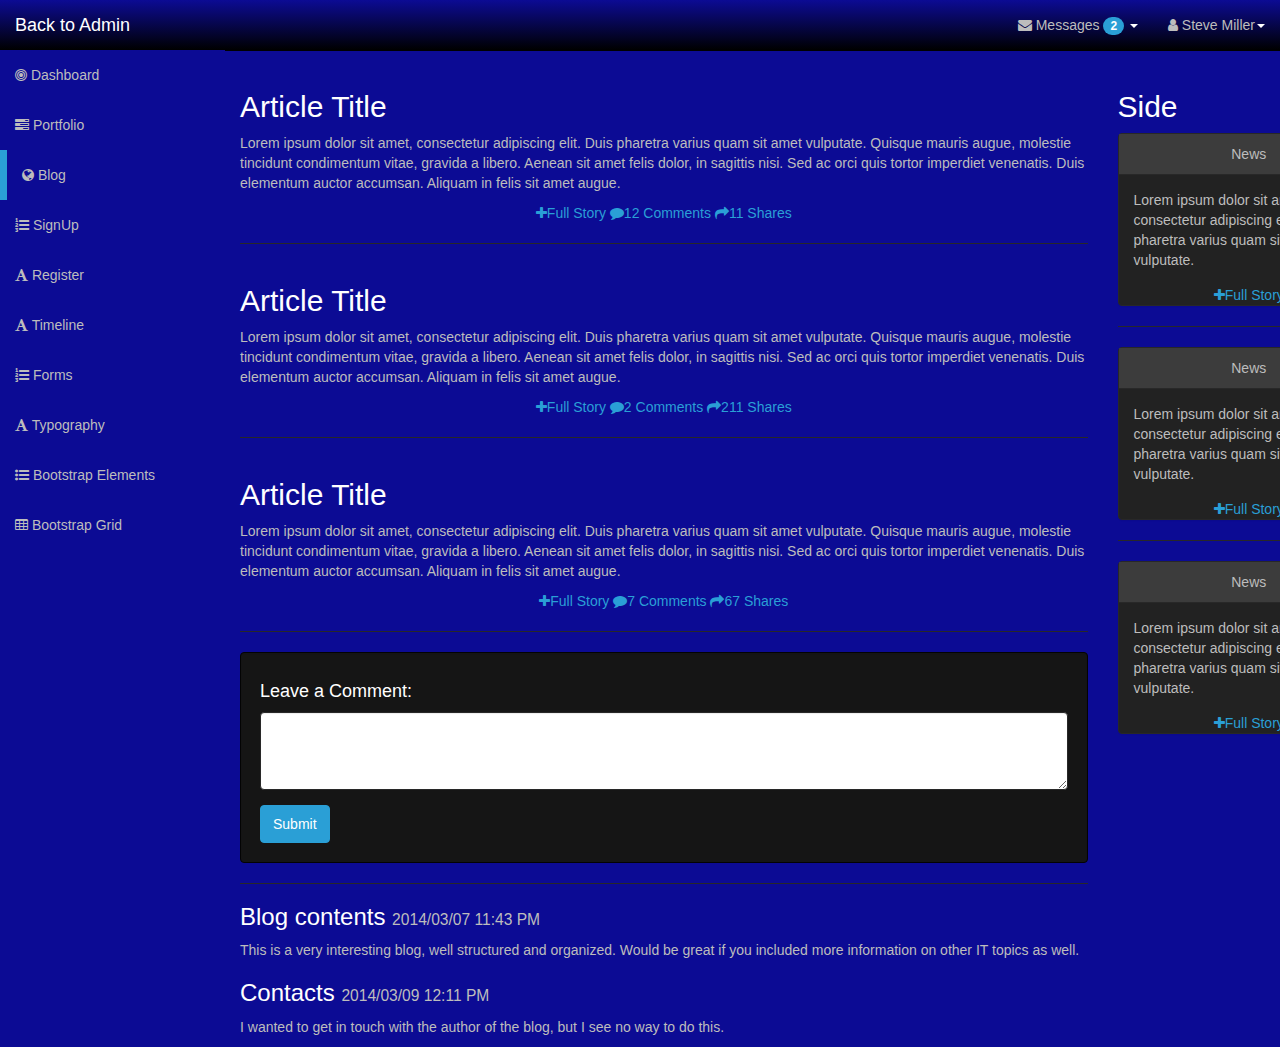
<file: blog.html>
<!DOCTYPE html>
<html lang="en">
<head>
    <meta charset="utf-8">
    <meta name="viewport" content="width=device-width, initial-scale=1.0">
    <title>Blog - Dark Admin</title>

    <link rel="stylesheet" type="text/css" href="bootstrap/css/bootstrap.min.css" />
    <link rel="stylesheet" type="text/css" href="font-awesome/css/font-awesome.min.css" />
    <link rel="stylesheet" type="text/css" href="css/local.css" />

    <script type="text/javascript" src="js/jquery-1.10.2.min.js"></script>
    <script type="text/javascript" src="bootstrap/js/bootstrap.min.js"></script>   
</head>
<body>

    <div id="wrapper">
        <nav class="navbar navbar-inverse navbar-fixed-top" role="navigation">
            <div class="navbar-header">
                <button type="button" class="navbar-toggle" data-toggle="collapse" data-target=".navbar-ex1-collapse">
                    <span class="sr-only">Toggle navigation</span>
                    <span class="icon-bar"></span>
                    <span class="icon-bar"></span>
                    <span class="icon-bar"></span>
                </button>
                <a class="navbar-brand" href="index.html">Back to Admin</a>
            </div>
            <div class="collapse navbar-collapse navbar-ex1-collapse">
                <ul class="nav navbar-nav side-nav">
                    <li><a href="index.html"><i class="fa fa-bullseye"></i> Dashboard</a></li>
                    <li><a href="portfolio.html"><i class="fa fa-tasks"></i> Portfolio</a></li>
                    <li class="selected"><a href="blog.html"><i class="fa fa-globe"></i> Blog</a></li>
                    <li><a href="signup.html"><i class="fa fa-list-ol"></i> SignUp</a></li>
                    <li><a href="register.html"><i class="fa fa-font"></i> Register</a></li>
                    <li><a href="timeline.html"><i class="fa fa-font"></i> Timeline</a></li>
                    <li><a href="forms.html"><i class="fa fa-list-ol"></i> Forms</a></li>
                    <li><a href="typography.html"><i class="fa fa-font"></i> Typography</a></li>
                    <li><a href="bootstrap-elements.html"><i class="fa fa-list-ul"></i> Bootstrap Elements</a></li>
                    <li><a href="bootstrap-grid.html"><i class="fa fa-table"></i > Bootstrap Grid</a></li>            
                </ul>
                <ul class="nav navbar-nav navbar-right navbar-user">
                    <li class="dropdown messages-dropdown">
                        <a href="#" class="dropdown-toggle" data-toggle="dropdown"><i class="fa fa-envelope"></i> Messages <span class="badge">2</span> <b class="caret"></b></a>
                        <ul class="dropdown-menu">
                            <li class="dropdown-header">2 New Messages</li>
                            <li class="message-preview">
                                <a href="#">
                                    <span class="avatar"><i class="fa fa-bell"></i></span>
                                    <span class="message">Security alert</span>
                                </a>
                            </li>
                            <li class="divider"></li>
                            <li class="message-preview">
                                <a href="#">
                                    <span class="avatar"><i class="fa fa-bell"></i></span>
                                    <span class="message">Security alert</span>
                                </a>
                            </li>
                            <li class="divider"></li>
                            <li><a href="#">Go to Inbox <span class="badge">2</span></a></li>
                        </ul>
                    </li>
                    <li class="dropdown user-dropdown">
                        <a href="#" class="dropdown-toggle" data-toggle="dropdown"><i class="fa fa-user"></i> Steve Miller<b class="caret"></b></a>
                        <ul class="dropdown-menu">
                            <li><a href="#"><i class="fa fa-user"></i> Profile</a></li>
                            <li><a href="#"><i class="fa fa-gear"></i> Settings</a></li>
                            <li class="divider"></li>
                            <li><a href="#"><i class="fa fa-power-off"></i> Log Out</a></li>
                        </ul>
                    </li>
                </ul>
            </div>
        </nav>

       <div class="container">
            <div class="row">
               
                <div class="col-sm-9">
                    <div class="row">
                        <div class="col-xs-12">
                            <h2>Article Title</h2>
                            <p>
                                Lorem ipsum dolor sit amet, consectetur adipiscing elit. Duis pharetra varius quam sit amet vulputate. 
                    Quisque mauris augue, molestie tincidunt condimentum vitae, gravida a libero. Aenean sit amet felis 
                    dolor, in sagittis nisi. Sed ac orci quis tortor imperdiet venenatis. Duis elementum auctor accumsan. 
                    Aliquam in felis sit amet augue.
                            </p>
                            <div class="text-center">
                                <a href="#"><i class="fa fa-plus"></i>Full Story</a>
                                <a href="#"><i class="fa fa-comment"></i>12 Comments</a>
                                <a href="#"><i class="fa fa-share"></i>11 Shares</a>
                            </div>
                        </div>
                    </div>
                    <hr />
                    <div class="row">
                        <div class="col-xs-12">
                            <h2>Article Title</h2>
                            <p>
                                Lorem ipsum dolor sit amet, consectetur adipiscing elit. Duis pharetra varius quam sit amet vulputate. 
                    Quisque mauris augue, molestie tincidunt condimentum vitae, gravida a libero. Aenean sit amet felis 
                    dolor, in sagittis nisi. Sed ac orci quis tortor imperdiet venenatis. Duis elementum auctor accumsan. 
                    Aliquam in felis sit amet augue.
                            </p>
                            <div class="text-center">
                                <a href="#"><i class="fa fa-plus"></i>Full Story</a>
                                <a href="#"><i class="fa fa-comment"></i>2 Comments</a>
                                <a href="#"><i class="fa fa-share"></i>211 Shares</a>
                            </div>
                        </div>
                    </div>
                    <hr />
                    <div class="row">
                        <div class="col-xs-12">
                            <h2>Article Title</h2>
                            <p>
                                Lorem ipsum dolor sit amet, consectetur adipiscing elit. Duis pharetra varius quam sit amet vulputate. 
                    Quisque mauris augue, molestie tincidunt condimentum vitae, gravida a libero. Aenean sit amet felis 
                    dolor, in sagittis nisi. Sed ac orci quis tortor imperdiet venenatis. Duis elementum auctor accumsan. 
                    Aliquam in felis sit amet augue.
                            </p>
                            <div class="text-center">
                                <a href="#"><i class="fa fa-plus"></i>Full Story</a>
                                <a href="#"><i class="fa fa-comment"></i>7 Comments</a>
                                <a href="#"><i class="fa fa-share"></i>67 Shares</a>
                            </div>
                        </div>
                    </div>
                    <hr />

                    <!-- the comment box -->
                    <div class="well">
                        <h4>Leave a Comment:</h4>
                        <form role="form">
                            <div class="form-group">
                                <textarea class="form-control" rows="3"></textarea>
                            </div>
                            <button type="submit" class="btn btn-primary">Submit</button>
                        </form>
                    </div>

                    <hr>

                    <!-- the comments -->
                    <h3>Blog contents
                    <small>2014/03/07 11:43 PM</small>
                    </h3>
                    <p>This is a very interesting blog, well structured and organized. Would be great if you included more information on other IT topics as well.</p>

                    <h3>Contacts
                    <small>2014/03/09 12:11 PM</small>
                    </h3>
                    <p>I wanted to get in touch with the author of the blog, but I see no way to do this.</p>

                </div>
                 <div class="col-sm-3">
                    <div class="row">
                        <div class="col-xs-12">
                            <h2>Side</h2>
                            <div class="panel panel-default">
                                <div class="panel-heading">News</div>
                                <div class="panel-body">
                                    Lorem ipsum dolor sit amet, consectetur adipiscing elit. Duis pharetra varius quam sit amet vulputate. 
                                </div>
                                <div class="text-center">
                                    <a href="#"><i class="fa fa-plus"></i>Full Story</a>
                                </div>
                            </div>
                            <hr />
                            <div class="panel panel-default">
                                <div class="panel-heading">News</div>
                                <div class="panel-body">
                                    Lorem ipsum dolor sit amet, consectetur adipiscing elit. Duis pharetra varius quam sit amet vulputate.
                                </div>
                                <div class="text-center">
                                    <a href="#"><i class="fa fa-plus"></i>Full Story</a>
                                </div>
                            </div>
                            <hr />
                            <div class="panel panel-default">
                                <div class="panel-heading">News</div>
                                <div class="panel-body">
                                    Lorem ipsum dolor sit amet, consectetur adipiscing elit. Duis pharetra varius quam sit amet vulputate. 
                                </div>
                                <div class="text-center">
                                    <a href="#"><i class="fa fa-plus"></i>Full Story</a>
                                </div>
                            </div>
                        </div>
                    </div>
                </div>
            </div>
        </div>
    </div>

</body>
</html>
</file>
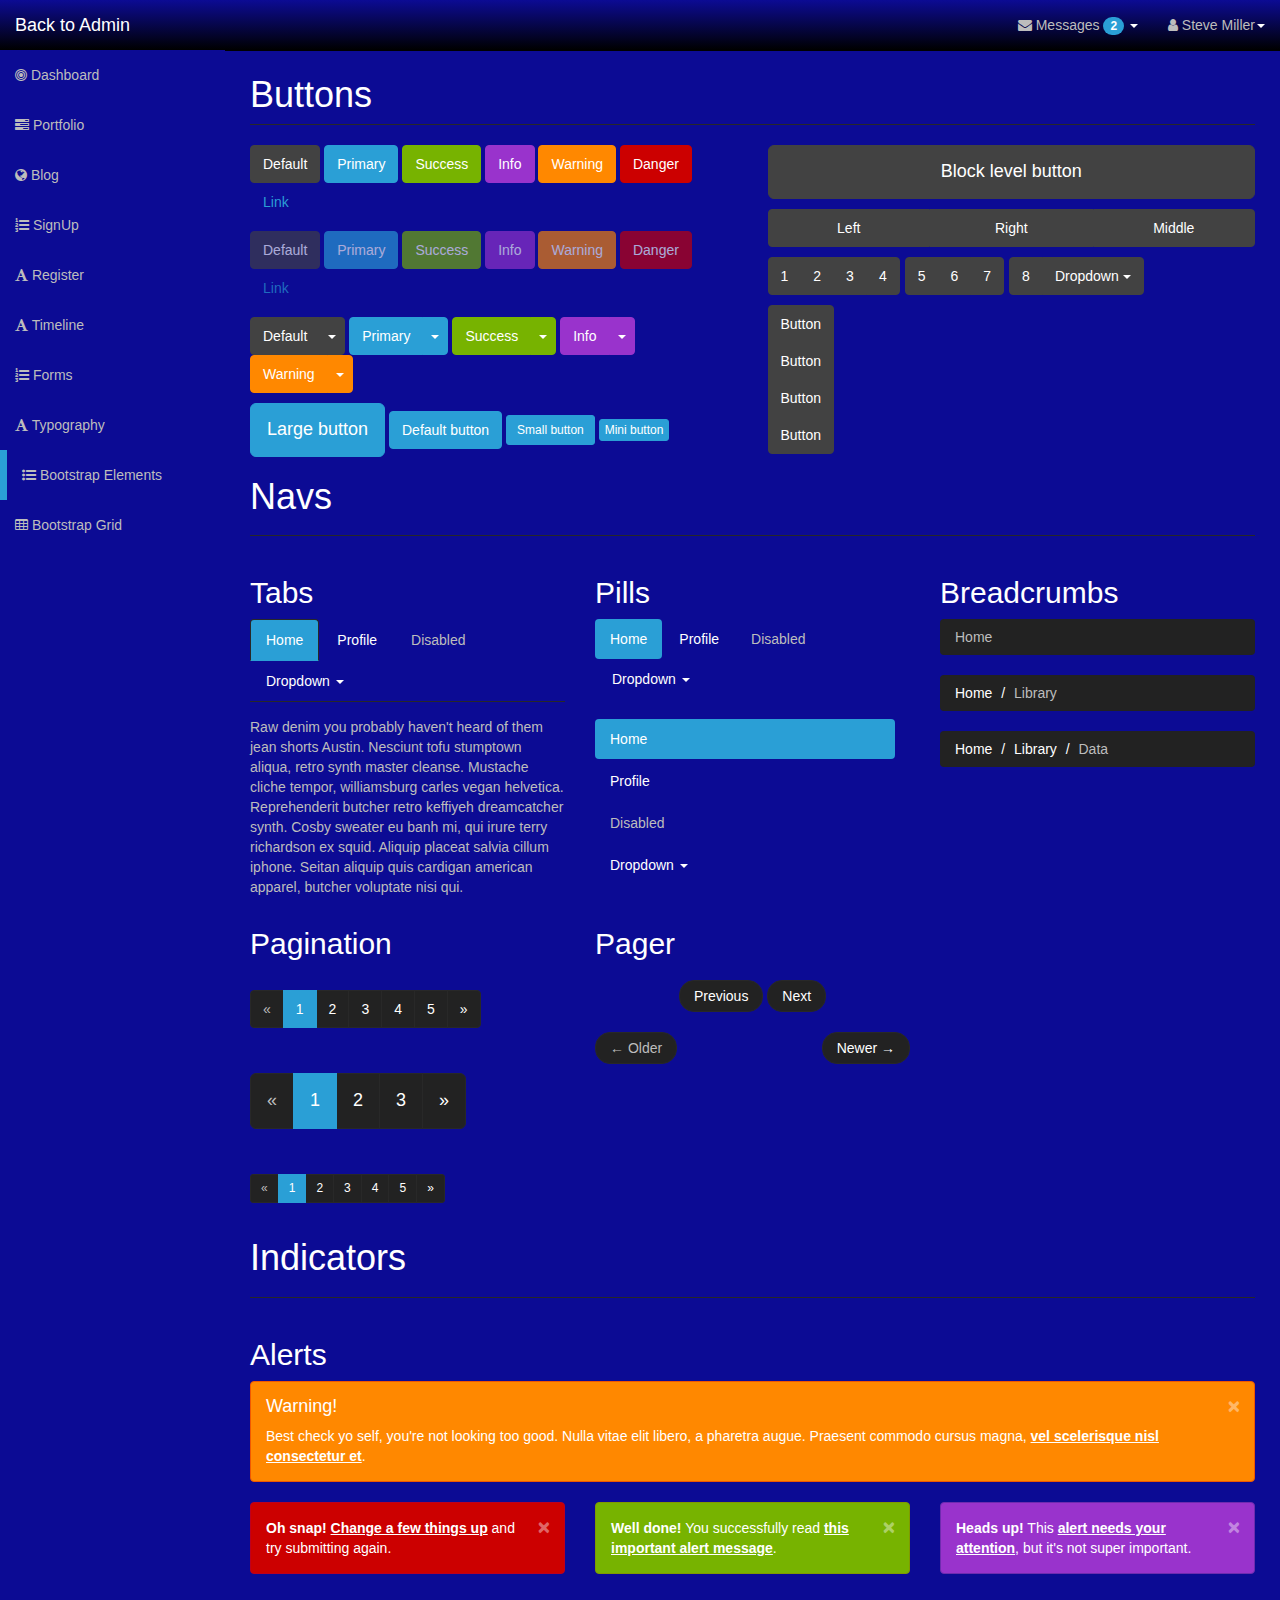
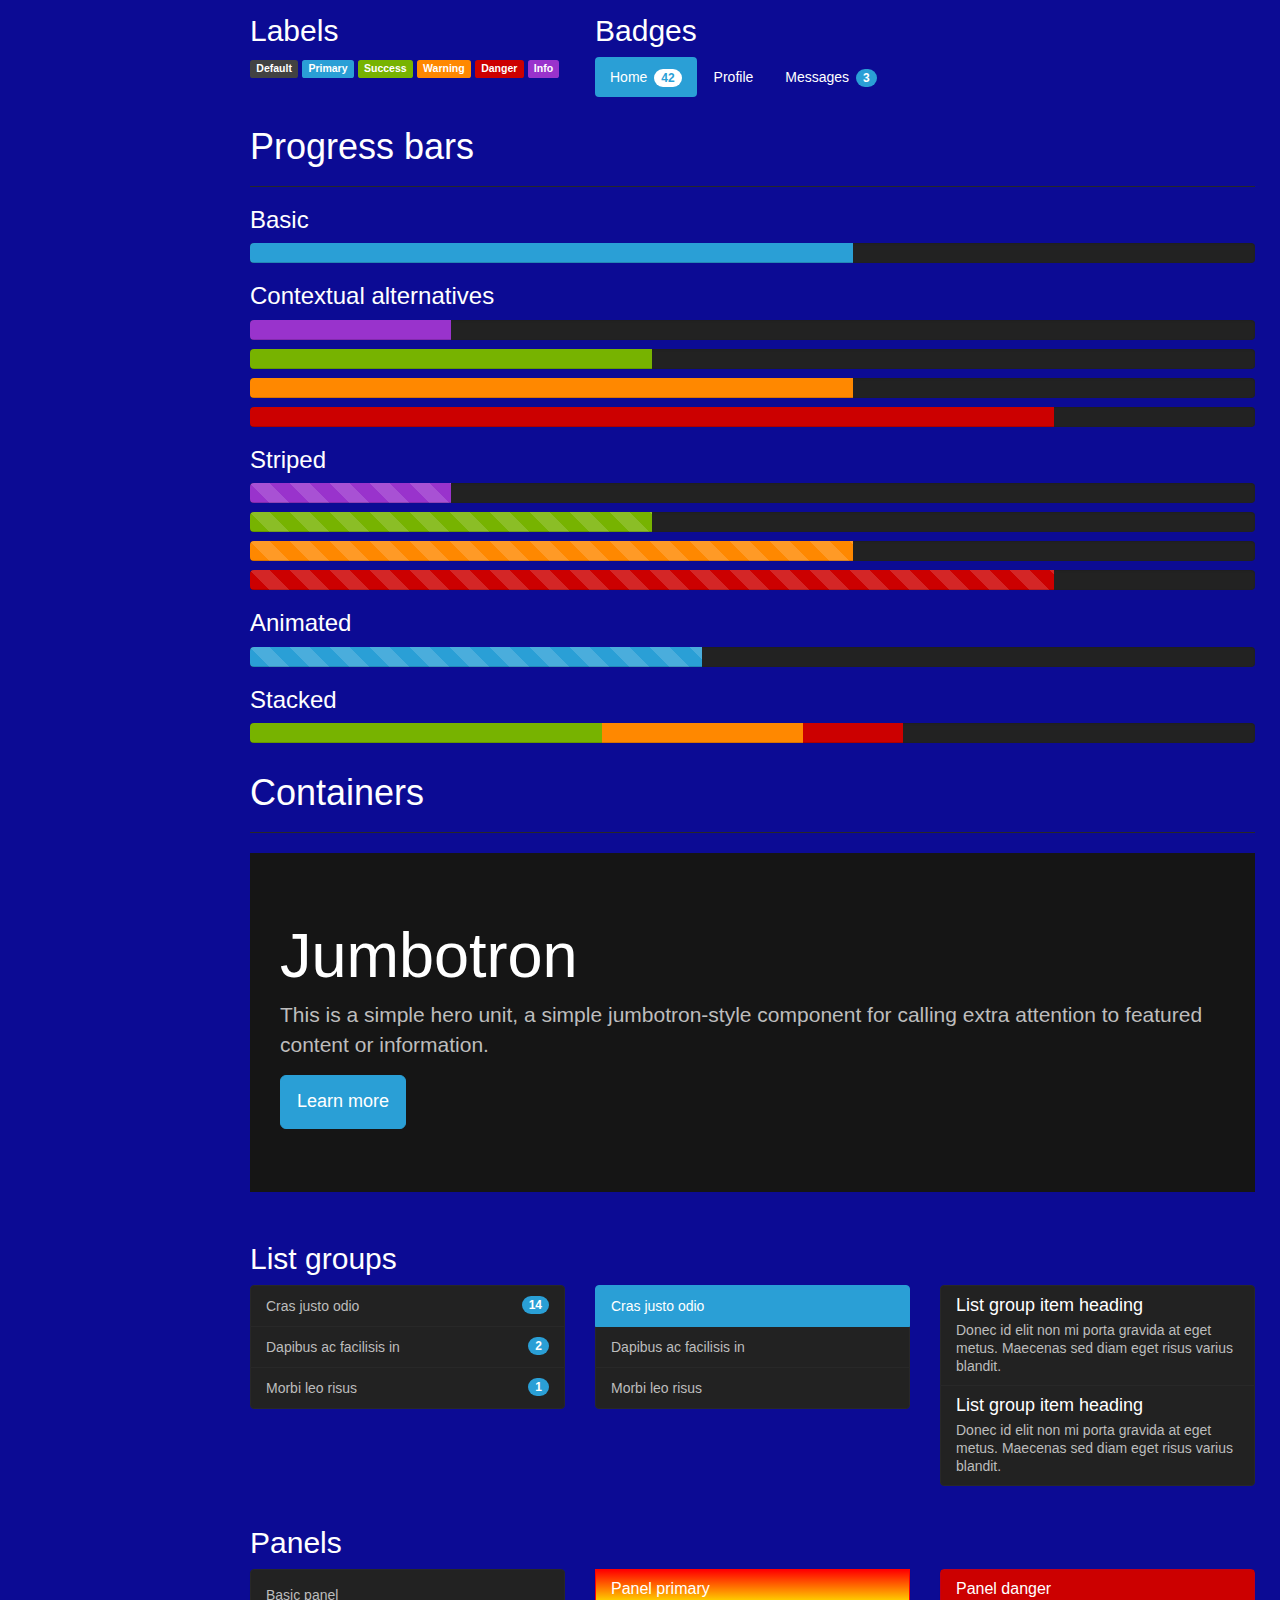
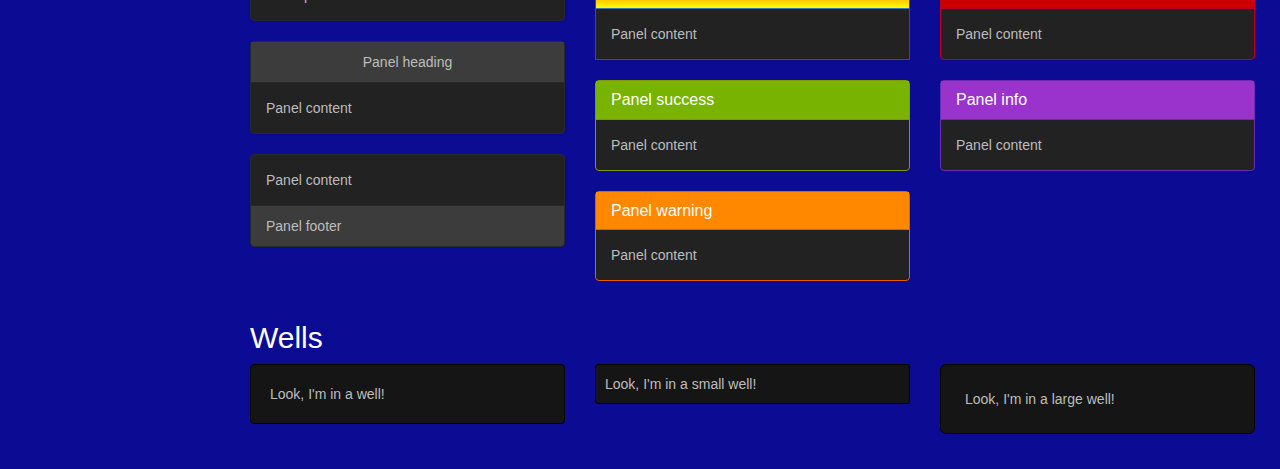
<file: bootstrap-elements.html>
<!DOCTYPE html>
<html lang="en">
<head>
    <meta charset="utf-8">
    <meta name="viewport" content="width=device-width, initial-scale=1.0">
    <title>Bootstrap Elements - Dark Admin</title>

    <link rel="stylesheet" type="text/css" href="bootstrap/css/bootstrap.min.css" />
    <link rel="stylesheet" type="text/css" href="font-awesome/css/font-awesome.min.css" />
    <link rel="stylesheet" type="text/css" href="css/local.css" />

    <script type="text/javascript" src="js/jquery-1.10.2.min.js"></script>
    <script type="text/javascript" src="bootstrap/js/bootstrap.min.js"></script>       
</head>
<body>

    <div id="wrapper">
        <nav class="navbar navbar-inverse navbar-fixed-top" role="navigation">
            <div class="navbar-header">
                <button type="button" class="navbar-toggle" data-toggle="collapse" data-target=".navbar-ex1-collapse">
                    <span class="sr-only">Toggle navigation</span>
                    <span class="icon-bar"></span>
                    <span class="icon-bar"></span>
                    <span class="icon-bar"></span>
                </button>
                <a class="navbar-brand" href="index.html">Back to Admin</a>
            </div>
            <div class="collapse navbar-collapse navbar-ex1-collapse">
                <ul class="nav navbar-nav side-nav">
                    <li><a href="index.html"><i class="fa fa-bullseye"></i> Dashboard</a></li>
                    <li><a href="portfolio.html"><i class="fa fa-tasks"></i> Portfolio</a></li>
                    <li><a href="blog.html"><i class="fa fa-globe"></i> Blog</a></li>
                    <li><a href="signup.html"><i class="fa fa-list-ol"></i> SignUp</a></li>
                    <li><a href="register.html"><i class="fa fa-font"></i> Register</a></li>
                    <li><a href="timeline.html"><i class="fa fa-font"></i> Timeline</a></li>
                    <li><a href="forms.html"><i class="fa fa-list-ol"></i> Forms</a></li>
                    <li><a href="typography.html"><i class="fa fa-font"></i> Typography</a></li>
                    <li class="selected"><a href="bootstrap-elements.html"><i class="fa fa-list-ul"></i> Bootstrap Elements</a></li>
                    <li><a href="bootstrap-grid.html"><i class="fa fa-table"></i > Bootstrap Grid</a></li>            
                </ul>
                <ul class="nav navbar-nav navbar-right navbar-user">
                    <li class="dropdown messages-dropdown">
                        <a href="#" class="dropdown-toggle" data-toggle="dropdown"><i class="fa fa-envelope"></i> Messages <span class="badge">2</span> <b class="caret"></b></a>
                        <ul class="dropdown-menu">
                            <li class="dropdown-header">2 New Messages</li>
                            <li class="message-preview">
                                <a href="#">
                                    <span class="avatar"><i class="fa fa-bell"></i></span>
                                    <span class="message">Security alert</span>
                                </a>
                            </li>
                            <li class="divider"></li>
                            <li class="message-preview">
                                <a href="#">
                                    <span class="avatar"><i class="fa fa-bell"></i></span>
                                    <span class="message">Security alert</span>
                                </a>
                            </li>
                            <li class="divider"></li>
                            <li><a href="#">Go to Inbox <span class="badge">2</span></a></li>
                        </ul>
                    </li>
                    <li class="dropdown user-dropdown">
                        <a href="#" class="dropdown-toggle" data-toggle="dropdown"><i class="fa fa-user"></i> Steve Miller<b class="caret"></b></a>
                        <ul class="dropdown-menu">
                            <li><a href="#"><i class="fa fa-user"></i> Profile</a></li>
                            <li><a href="#"><i class="fa fa-gear"></i> Settings</a></li>
                            <li class="divider"></li>
                            <li><a href="#"><i class="fa fa-power-off"></i> Log Out</a></li>
                        </ul>
                    </li>
                </ul>
            </div>
        </nav>

        <div id="page-wrapper">
                 
        <div class="row">
          <div class="col-lg-12">
            <h1 id="buttons" class="page-header">Buttons</h1>
          </div>
        </div>

        <div class="row">
          <div class="col-lg-6">

              <p>
                <button type="button" class="btn btn-default">Default</button>
                <button type="button" class="btn btn-primary">Primary</button>
                <button type="button" class="btn btn-success">Success</button>
                <button type="button" class="btn btn-info">Info</button>
                <button type="button" class="btn btn-warning">Warning</button>
                <button type="button" class="btn btn-danger">Danger</button>
                <button type="button" class="btn btn-link">Link</button>
              </p>

              <p>
                <button type="button" class="btn btn-default disabled">Default</button>
                <button type="button" class="btn btn-primary disabled">Primary</button>
                <button type="button" class="btn btn-success disabled">Success</button>
                <button type="button" class="btn btn-info disabled">Info</button>
                <button type="button" class="btn btn-warning disabled">Warning</button>
                <button type="button" class="btn btn-danger disabled">Danger</button>
                <button type="button" class="btn btn-link disabled">Link</button>
              </p>
              
              <p>
                <div class="btn-group">
                  <button type="button" class="btn btn-default">Default</button>
                  <button type="button" class="btn btn-default dropdown-toggle" data-toggle="dropdown"><span class="caret"></span></button>
                  <ul class="dropdown-menu">
                    <li><a href="#">Action</a></li>
                    <li><a href="#">Another action</a></li>
                    <li><a href="#">Something else here</a></li>
                    <li class="divider"></li>
                    <li><a href="#">Separated link</a></li>
                  </ul>
                </div><!-- /btn-group -->
                <div class="btn-group">
                  <button type="button" class="btn btn-primary">Primary</button>
                  <button type="button" class="btn btn-primary dropdown-toggle" data-toggle="dropdown"><span class="caret"></span></button>
                  <ul class="dropdown-menu">
                    <li><a href="#">Action</a></li>
                    <li><a href="#">Another action</a></li>
                    <li><a href="#">Something else here</a></li>
                    <li class="divider"></li>
                    <li><a href="#">Separated link</a></li>
                  </ul>
                </div><!-- /btn-group -->
                <div class="btn-group">
                  <button type="button" class="btn btn-success">Success</button>
                  <button type="button" class="btn btn-success dropdown-toggle" data-toggle="dropdown"><span class="caret"></span></button>
                  <ul class="dropdown-menu">
                    <li><a href="#">Action</a></li>
                    <li><a href="#">Another action</a></li>
                    <li><a href="#">Something else here</a></li>
                    <li class="divider"></li>
                    <li><a href="#">Separated link</a></li>
                  </ul>
                </div><!-- /btn-group -->
                <div class="btn-group">
                  <button type="button" class="btn btn-info">Info</button>
                  <button type="button" class="btn btn-info dropdown-toggle" data-toggle="dropdown"><span class="caret"></span></button>
                  <ul class="dropdown-menu">
                    <li><a href="#">Action</a></li>
                    <li><a href="#">Another action</a></li>
                    <li><a href="#">Something else here</a></li>
                    <li class="divider"></li>
                    <li><a href="#">Separated link</a></li>
                  </ul>
                </div><!-- /btn-group -->
                <div class="btn-group">
                  <button type="button" class="btn btn-warning">Warning</button>
                  <button type="button" class="btn btn-warning dropdown-toggle" data-toggle="dropdown"><span class="caret"></span></button>
                  <ul class="dropdown-menu">
                    <li><a href="#">Action</a></li>
                    <li><a href="#">Another action</a></li>
                    <li><a href="#">Something else here</a></li>
                    <li class="divider"></li>
                    <li><a href="#">Separated link</a></li>
                  </ul>
                </div><!-- /btn-group -->
              </p>

              <p>
                <button type="button" class="btn btn-primary btn-lg">Large button</button>
                <button type="button" class="btn btn-primary">Default button</button>
                <button type="button" class="btn btn-primary btn-sm">Small button</button>
                <button type="button" class="btn btn-primary btn-xs">Mini button</button>
              </p>
            
          </div>

          <div class="col-lg-6">
          
            <p>
              <button type="button" class="btn btn-default btn-lg btn-block">Block level button</button>
            </p>

            <p>
              <div class="btn-group btn-group-justified">
                <a href="#" class="btn btn-default">Left</a>
                <a href="#" class="btn btn-default">Right</a>
                <a href="#" class="btn btn-default">Middle</a>
              </div>
            </p>

            <p>
              <div class="btn-toolbar">
                <div class="btn-group">
                  <button type="button" class="btn btn-default">1</button>
                  <button type="button" class="btn btn-default">2</button>
                  <button type="button" class="btn btn-default">3</button>
                  <button type="button" class="btn btn-default">4</button>
                </div>
                <div class="btn-group">
                  <button type="button" class="btn btn-default">5</button>
                  <button type="button" class="btn btn-default">6</button>
                  <button type="button" class="btn btn-default">7</button>
                </div>
                <div class="btn-group">
                  <button type="button" class="btn btn-default">8</button>

                  <div class="btn-group">
                    <button type="button" class="btn btn-default dropdown-toggle" data-toggle="dropdown">
                      Dropdown
                      <span class="caret"></span>
                    </button>
                    <ul class="dropdown-menu">
                      <li><a href="#">Dropdown link</a></li>
                      <li><a href="#">Dropdown link</a></li>
                      <li><a href="#">Dropdown link</a></li>
                     </ul>
                  </div>
                </div>
              </div>
            </p>

            <p>
              <div class="btn-group-vertical">
                  <button type="button" class="btn btn-default">Button</button>
                  <button type="button" class="btn btn-default">Button</button>
                  <button type="button" class="btn btn-default">Button</button>
                  <button type="button" class="btn btn-default">Button</button>
              </div>
            </p>

          </div>
        </div><!-- /.row -->

        <div class="row">
          <div class="col-lg-12">
            <div class="page-header">
              <h1 id="navs">Navs</h1>
            </div>
          </div>
        </div><!-- /.row -->

        <div class="row">
          <div class="col-lg-4">
            <h2 id="nav-tabs">Tabs</h2>
            <div class="bs-example">
              <ul class="nav nav-tabs" style="margin-bottom: 15px;">
                <li class="active"><a href="#home" data-toggle="tab">Home</a></li>
                <li><a href="#profile" data-toggle="tab">Profile</a></li>
                <li class="disabled"><a>Disabled</a></li>
                <li class="dropdown">
                  <a class="dropdown-toggle" data-toggle="dropdown" href="#">
                    Dropdown <span class="caret"></span>
                  </a>
                  <ul class="dropdown-menu">
                    <li><a href="#dropdown1" data-toggle="tab">Action</a></li>
                    <li class="divider"></li>
                    <li><a href="#dropdown2" data-toggle="tab">Another action</a></li>
                  </ul>
                </li>
              </ul>
              <div id="myTabContent" class="tab-content">
                <div class="tab-pane fade active in" id="home">
                  <p>Raw denim you probably haven't heard of them jean shorts Austin. Nesciunt tofu stumptown aliqua, retro synth master cleanse. Mustache cliche tempor, williamsburg carles vegan helvetica. Reprehenderit butcher retro keffiyeh dreamcatcher synth. Cosby sweater eu banh mi, qui irure terry richardson ex squid. Aliquip placeat salvia cillum iphone. Seitan aliquip quis cardigan american apparel, butcher voluptate nisi qui.</p>
                </div>
                <div class="tab-pane fade" id="profile">
                  <p>Food truck fixie locavore, accusamus mcsweeney's marfa nulla single-origin coffee squid. Exercitation +1 labore velit, blog sartorial PBR leggings next level wes anderson artisan four loko farm-to-table craft beer twee. Qui photo booth letterpress, commodo enim craft beer mlkshk aliquip jean shorts ullamco ad vinyl cillum PBR. Homo nostrud organic, assumenda labore aesthetic magna delectus mollit.</p>
                </div>
                <div class="tab-pane fade" id="dropdown1">
                  <p>Etsy mixtape wayfarers, ethical wes anderson tofu before they sold out mcsweeney's organic lomo retro fanny pack lo-fi farm-to-table readymade. Messenger bag gentrify pitchfork tattooed craft beer, iphone skateboard locavore carles etsy salvia banksy hoodie helvetica. DIY synth PBR banksy irony. Leggings gentrify squid 8-bit cred pitchfork.</p>
                </div>
                <div class="tab-pane fade" id="dropdown2">
                  <p>Trust fund seitan letterpress, keytar raw denim keffiyeh etsy art party before they sold out master cleanse gluten-free squid scenester freegan cosby sweater. Fanny pack portland seitan DIY, art party locavore wolf cliche high life echo park Austin. Cred vinyl keffiyeh DIY salvia PBR, banh mi before they sold out farm-to-table VHS viral locavore cosby sweater.</p>
                </div>
              </div>
            </div>
          </div>
          <div class="col-lg-4">
            <h2 id="nav-pills">Pills</h2>
            <div class="bs-example">
              <ul class="nav nav-pills">
                <li class="active"><a href="#">Home</a></li>
                <li><a href="#">Profile</a></li>
                <li class="disabled"><a href="#">Disabled</a></li>
                <li class="dropdown">
                  <a class="dropdown-toggle" data-toggle="dropdown" href="#">
                    Dropdown <span class="caret"></span>
                  </a>
                  <ul class="dropdown-menu">
                    <li><a href="#">Action</a></li>
                    <li><a href="#">Another action</a></li>
                    <li><a href="#">Something else here</a></li>
                    <li class="divider"></li>
                    <li><a href="#">Separated link</a></li>
                  </ul>
                </li>
              </ul>
            </div>
            <br>
            <div class="bs-example">
              <ul class="nav nav-pills nav-stacked" style="max-width: 300px;">
                <li class="active"><a href="#">Home</a></li>
                <li><a href="#">Profile</a></li>
                <li class="disabled"><a href="#">Disabled</a></li>
                <li class="dropdown">
                  <a class="dropdown-toggle" data-toggle="dropdown" href="#">
                    Dropdown <span class="caret"></span>
                  </a>
                  <ul class="dropdown-menu">
                    <li><a href="#">Action</a></li>
                    <li><a href="#">Another action</a></li>
                    <li><a href="#">Something else here</a></li>
                    <li class="divider"></li>
                    <li><a href="#">Separated link</a></li>
                  </ul>
                </li>
              </ul>
            </div>
          </div>
          <div class="col-lg-4">
            <h2 id="nav-breadcrumbs">Breadcrumbs</h2>
            <div class="bs-example">
              <ul class="breadcrumb">
                <li class="active">Home</li>
              </ul>
              <ul class="breadcrumb">
                <li><a href="#">Home</a></li>
                <li class="active">Library</li>
              </ul>
              <ul class="breadcrumb" style="margin-bottom: 5px;">
                <li><a href="#">Home</a></li>
                <li><a href="#">Library</a></li>
                <li class="active">Data</li>
              </ul>
            </div>
            
          </div>
        </div><!-- /.row -->

        <div class="row">
          <div class="col-lg-4">
            <h2 id="pagination">Pagination</h2>
            <div class="bs-example">
              <ul class="pagination">
                <li class="disabled"><a href="#">&laquo;</a></li>
                <li class="active"><a href="#">1</a></li>
                <li><a href="#">2</a></li>
                <li><a href="#">3</a></li>
                <li><a href="#">4</a></li>
                <li><a href="#">5</a></li>
                <li><a href="#">&raquo;</a></li>
              </ul>
              <ul class="pagination pagination-lg">
                <li class="disabled"><a href="#">&laquo;</a></li>
                <li class="active"><a href="#">1</a></li>
                <li><a href="#">2</a></li>
                <li><a href="#">3</a></li>
                <li><a href="#">&raquo;</a></li>
              </ul>
              <ul class="pagination pagination-sm">
                <li class="disabled"><a href="#">&laquo;</a></li>
                <li class="active"><a href="#">1</a></li>
                <li><a href="#">2</a></li>
                <li><a href="#">3</a></li>
                <li><a href="#">4</a></li>
                <li><a href="#">5</a></li>
                <li><a href="#">&raquo;</a></li>
              </ul>
            </div>
          </div>
          <div class="col-lg-4">
            <h2 id="pager">Pager</h2>
            <div class="bs-example">
              <ul class="pager">
                <li><a href="#">Previous</a></li>
                <li><a href="#">Next</a></li>
              </ul>
            </div>
            <div class="bs-example">
              <ul class="pager">
                <li class="previous disabled"><a href="#">&larr; Older</a></li>
                <li class="next"><a href="#">Newer &rarr;</a></li>
              </ul>
            </div>
          </div>
        </div><!-- /.row -->

        <div class="row">
          <div class="col-lg-12">
            <div class="page-header">
              <h1 id="indicators">Indicators</h1>
            </div>
          </div>
        </div><!-- /.row -->

        <div class="row">
          <div class="col-lg-12">
            <h2>Alerts</h2>
            <div class="bs-example">
              <div class="alert alert-dismissable alert-warning">
                <button type="button" class="close" data-dismiss="alert">&times;</button>
                <h4>Warning!</h4>
                <p>Best check yo self, you're not looking too good. Nulla vitae elit libero, a pharetra augue. Praesent commodo cursus magna, <a href="#" class="alert-link">vel scelerisque nisl consectetur et</a>.</p>
              </div>
            </div>
          </div>
        </div><!-- /.row -->

        <div class="row">
          <div class="col-lg-4">
            <div class="alert alert-dismissable alert-danger">
              <button type="button" class="close" data-dismiss="alert">&times;</button>
              <strong>Oh snap!</strong> <a href="#" class="alert-link">Change a few things up</a> and try submitting again.
            </div>
          </div>
          <div class="col-lg-4">
            <div class="alert alert-dismissable alert-success">
              <button type="button" class="close" data-dismiss="alert">&times;</button>
              <strong>Well done!</strong> You successfully read <a href="#" class="alert-link">this important alert message</a>.
            </div>
          </div>
          <div class="col-lg-4">
            <div class="alert alert-dismissable alert-info">
              <button type="button" class="close" data-dismiss="alert">&times;</button>
              <strong>Heads up!</strong> This <a href="#" class="alert-link">alert needs your attention</a>, but it's not super important.
            </div>
          </div>
        </div><!-- /.row -->

        <div class="row">
          <div class="col-lg-4">
            <h2>Labels</h2>
            <div class="bs-example" style="margin-bottom: 40px;">
              <span class="label label-default">Default</span>
              <span class="label label-primary">Primary</span>
              <span class="label label-success">Success</span>
              <span class="label label-warning">Warning</span>
              <span class="label label-danger">Danger</span>
              <span class="label label-info">Info</span>
            </div>
          </div>
          <div class="col-lg-4">
            <h2>Badges</h2>
            <div class="bs-example">
              <ul class="nav nav-pills">
                <li class="active"><a href="#">Home <span class="badge">42</span></a></li>
                <li><a href="#">Profile <span class="badge"></span></a></li>
                <li><a href="#">Messages <span class="badge">3</span></a></li>
              </ul>
            </div>
          </div>
        </div><!-- /.row -->

        <div class="row">
          <div class="col-lg-12">
            <div class="page-header">
              <h1 id="progress">Progress bars</h1>
            </div>
            
            <h3 id="progress-basic">Basic</h3>
            <div class="bs-example">
              <div class="progress">
                <div class="progress-bar" style="width: 60%;"></div>
              </div>
            </div>

            <h3 id="progress-alternatives">Contextual alternatives</h3>
            <div class="bs-example">
              <div class="progress" style="margin-bottom: 9px;">
                <div class="progress-bar progress-bar-info" style="width: 20%"></div>
              </div>
              <div class="progress" style="margin-bottom: 9px;">
                <div class="progress-bar progress-bar-success" style="width: 40%"></div>
              </div>
              <div class="progress" style="margin-bottom: 9px;">
                <div class="progress-bar progress-bar-warning" style="width: 60%"></div>
              </div>
              <div class="progress">
                <div class="progress-bar progress-bar-danger" style="width: 80%"></div>
              </div>
            </div>

            <h3 id="progress-striped">Striped</h3>
            <div class="bs-example">
              <div class="progress progress-striped" style="margin-bottom: 9px;">
                <div class="progress-bar progress-bar-info" style="width: 20%"></div>
              </div>
              <div class="progress progress-striped" style="margin-bottom: 9px;">
                <div class="progress-bar progress-bar-success" style="width: 40%"></div>
              </div>
              <div class="progress progress-striped" style="margin-bottom: 9px;">
                <div class="progress-bar progress-bar-warning" style="width: 60%"></div>
              </div>
              <div class="progress progress-striped">
                <div class="progress-bar progress-bar-danger" style="width: 80%"></div>
              </div>
            </div>

            <h3 id="progress-animated">Animated</h3>
            <div class="bs-example">
              <div class="progress progress-striped active">
                <div class="progress-bar" style="width: 45%"></div>
              </div>
            </div>

            <h3 id="progress-stacked">Stacked</h3>
            <div class="bs-example">
              <div class="progress">
                <div class="progress-bar progress-bar-success" style="width: 35%"></div>
                <div class="progress-bar progress-bar-warning" style="width: 20%"></div>
                <div class="progress-bar progress-bar-danger" style="width: 10%"></div>
              </div>
            </div>
          </div>
        </div><!-- /.row -->

        <div class="row">
          <div class="col-lg-12">
            <div class="page-header">
              <h1 id="container">Containers</h1>
            </div>
            <div class="bs-example">
              <div class="jumbotron">
                <h1>Jumbotron</h1>
                <p>This is a simple hero unit, a simple jumbotron-style component for calling extra attention to featured content or information.</p>
                <p><a class="btn btn-primary btn-lg">Learn more</a></p>
              </div>
            </div>
          </div>
        </div><!-- /.row -->

        <div class="row">
          <div class="col-lg-12">
            <h2>List groups</h2>
          </div>
        </div><!-- /.row -->

        <div class="row">
          <div class="col-lg-4">
            <div class="bs-example">
              <ul class="list-group">
                <li class="list-group-item">
                  <span class="badge">14</span>
                  Cras justo odio
                </li>
                <li class="list-group-item">
                  <span class="badge">2</span>
                  Dapibus ac facilisis in
                </li>
                <li class="list-group-item">
                  <span class="badge">1</span>
                  Morbi leo risus
                </li>
              </ul>
            </div>
          </div>
          <div class="col-lg-4">
            <div class="bs-example">
              <div class="list-group">
                <a href="#" class="list-group-item active">
                  Cras justo odio
                </a>
                <a href="#" class="list-group-item">Dapibus ac facilisis in
                </a>
                <a href="#" class="list-group-item">Morbi leo risus
                </a>
              </div>
            </div>
          </div>
          <div class="col-lg-4">
            <div class="bs-example">
              <div class="list-group">
                <a href="#" class="list-group-item">
                  <h4 class="list-group-item-heading">List group item heading</h4>
                  <p class="list-group-item-text">Donec id elit non mi porta gravida at eget metus. Maecenas sed diam eget risus varius blandit.</p>
                </a>
                <a href="#" class="list-group-item">
                  <h4 class="list-group-item-heading">List group item heading</h4>
                  <p class="list-group-item-text">Donec id elit non mi porta gravida at eget metus. Maecenas sed diam eget risus varius blandit.</p>
                </a>
              </div>
            </div>
          </div>
        </div><!-- /.row -->

        <div class="row">
          <div class="col-lg-12">
            <h2>Panels</h2>
          </div>
        </div><!-- /.row -->

        <div class="row">
          <div class="col-lg-4">        
            <div class="panel panel-default">
              <div class="panel-body">
                Basic panel
              </div>
            </div>
            <div class="panel panel-default">
              <div class="panel-heading">Panel heading</div>
              <div class="panel-body">
                Panel content
              </div>
            </div>
            <div class="panel panel-default">
              <div class="panel-body">
                Panel content
              </div>
              <div class="panel-footer">Panel footer</div>
            </div>
          </div>
          <div class="col-lg-4">
            <div class="panel panel-primary">
              <div class="panel-heading">
                <h3 class="panel-title">Panel primary</h3>
              </div>
              <div class="panel-body">
                Panel content
              </div>
            </div>
            <div class="panel panel-success">
              <div class="panel-heading">
                <h3 class="panel-title">Panel success</h3>
              </div>
              <div class="panel-body">
                Panel content
              </div>
            </div>
            <div class="panel panel-warning">
              <div class="panel-heading">
                <h3 class="panel-title">Panel warning</h3>
              </div>
              <div class="panel-body">
                Panel content
              </div>
            </div>
          </div>
          <div class="col-lg-4">
            <div class="panel panel-danger">
              <div class="panel-heading">
                <h3 class="panel-title">Panel danger</h3>
              </div>
              <div class="panel-body">
                Panel content
              </div>
            </div>
            <div class="panel panel-info">
              <div class="panel-heading">
                <h3 class="panel-title">Panel info</h3>
              </div>
              <div class="panel-body">
                Panel content
              </div>
            </div>
          </div>
        </div><!-- /.row -->

        <div class="row">
          <div class="col-lg-12">
            <h2>Wells</h2>
          </div>
        </div><!-- /.row -->

        <div class="row">
          <div class="col-lg-4">
            <div class="well">
              Look, I'm in a well!
            </div>
          </div>
          <div class="col-lg-4">
            <div class="well well-sm">
              Look, I'm in a small well!
            </div>
          </div>
          <div class="col-lg-4">
            <div class="well well-lg">
              Look, I'm in a large well!
            </div>
          </div>
        </div>

      </div>
    </div>

</body>
</html>
</file>
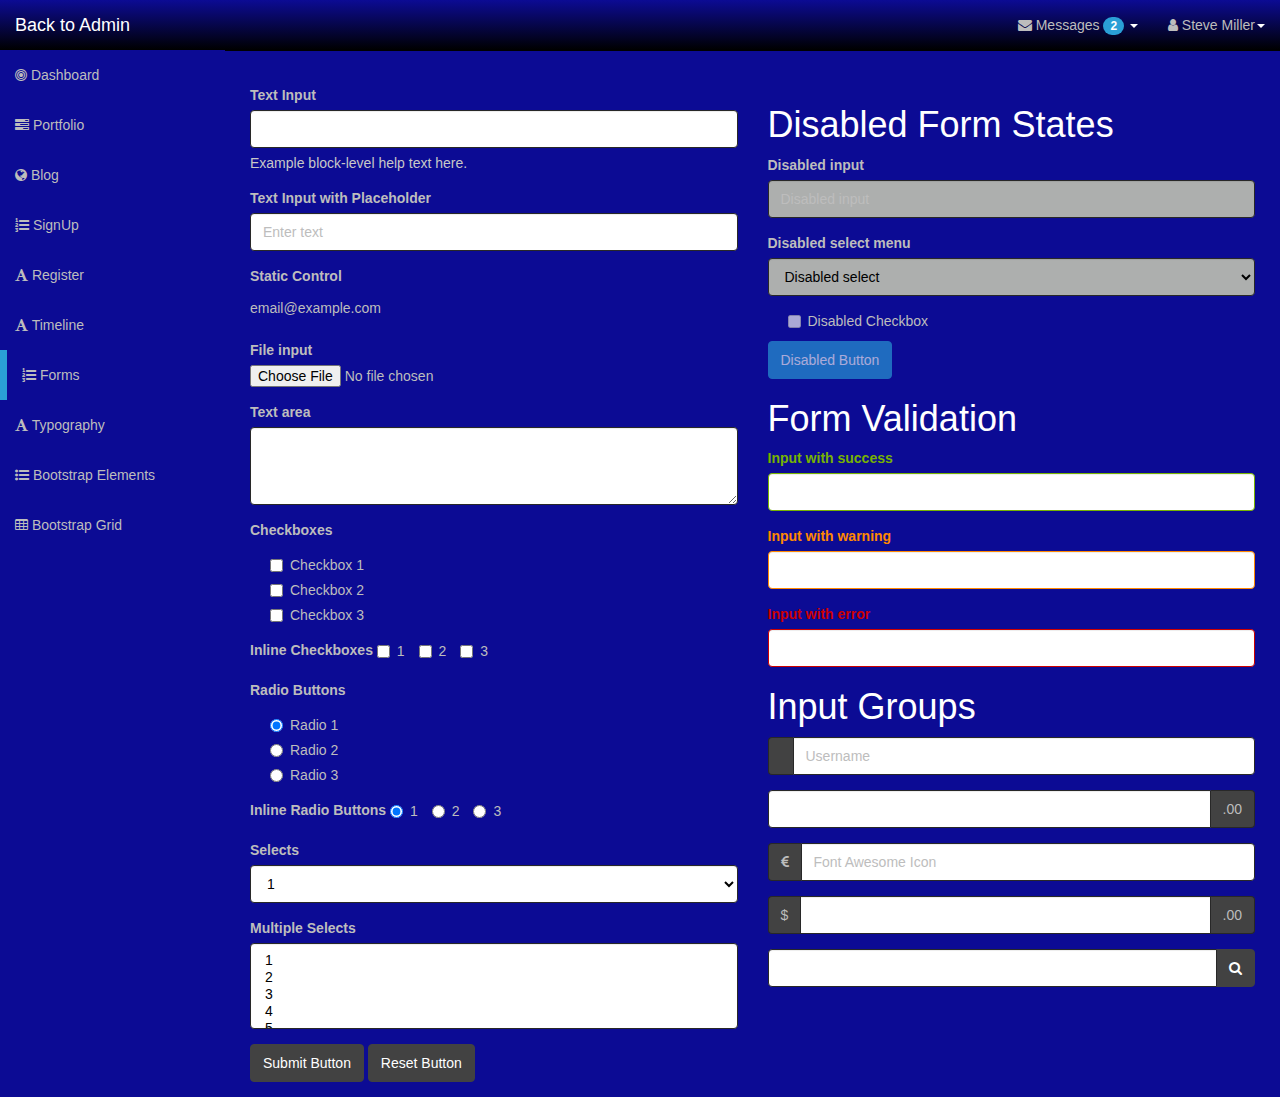
<file: forms.html>
<!DOCTYPE html>
<html lang="en">
<head>
    <meta charset="utf-8">
    <meta name="viewport" content="width=device-width, initial-scale=1.0">
    <title>Forms - Dark Admin</title>

    <link rel="stylesheet" type="text/css" href="bootstrap/css/bootstrap.min.css" />
    <link rel="stylesheet" type="text/css" href="font-awesome/css/font-awesome.min.css" />
    <link rel="stylesheet" type="text/css" href="css/local.css" />

    <script type="text/javascript" src="js/jquery-1.10.2.min.js"></script>
    <script type="text/javascript" src="bootstrap/js/bootstrap.min.js"></script>        
</head>
<body>

    <div id="wrapper">
        <nav class="navbar navbar-inverse navbar-fixed-top" role="navigation">
            <div class="navbar-header">
                <button type="button" class="navbar-toggle" data-toggle="collapse" data-target=".navbar-ex1-collapse">
                    <span class="sr-only">Toggle navigation</span>
                    <span class="icon-bar"></span>
                    <span class="icon-bar"></span>
                    <span class="icon-bar"></span>
                </button>
                <a class="navbar-brand" href="index.html">Back to Admin</a>
            </div>
            <div class="collapse navbar-collapse navbar-ex1-collapse">
                <ul class="nav navbar-nav side-nav">
                    <li><a href="index.html"><i class="fa fa-bullseye"></i> Dashboard</a></li>
                    <li><a href="portfolio.html"><i class="fa fa-tasks"></i> Portfolio</a></li>
                    <li><a href="blog.html"><i class="fa fa-globe"></i> Blog</a></li>
                    <li><a href="signup.html"><i class="fa fa-list-ol"></i> SignUp</a></li>
                    <li><a href="register.html"><i class="fa fa-font"></i> Register</a></li>
                    <li><a href="timeline.html"><i class="fa fa-font"></i> Timeline</a></li>
                    <li class="selected"><a href="forms.html"><i class="fa fa-list-ol"></i> Forms</a></li>
                    <li><a href="typography.html"><i class="fa fa-font"></i> Typography</a></li>
                    <li><a href="bootstrap-elements.html"><i class="fa fa-list-ul"></i> Bootstrap Elements</a></li>
                    <li><a href="bootstrap-grid.html"><i class="fa fa-table"></i > Bootstrap Grid</a></li>            
                </ul>
                <ul class="nav navbar-nav navbar-right navbar-user">
                    <li class="dropdown messages-dropdown">
                        <a href="#" class="dropdown-toggle" data-toggle="dropdown"><i class="fa fa-envelope"></i> Messages <span class="badge">2</span> <b class="caret"></b></a>
                        <ul class="dropdown-menu">
                            <li class="dropdown-header">2 New Messages</li>
                            <li class="message-preview">
                                <a href="#">
                                    <span class="avatar"><i class="fa fa-bell"></i></span>
                                    <span class="message">Security alert</span>
                                </a>
                            </li>
                            <li class="divider"></li>
                            <li class="message-preview">
                                <a href="#">
                                    <span class="avatar"><i class="fa fa-bell"></i></span>
                                    <span class="message">Security alert</span>
                                </a>
                            </li>
                            <li class="divider"></li>
                            <li><a href="#">Go to Inbox <span class="badge">2</span></a></li>
                        </ul>
                    </li>
                     <li class="dropdown user-dropdown">
                        <a href="#" class="dropdown-toggle" data-toggle="dropdown"><i class="fa fa-user"></i> Steve Miller<b class="caret"></b></a>
                        <ul class="dropdown-menu">
                            <li><a href="#"><i class="fa fa-user"></i> Profile</a></li>
                            <li><a href="#"><i class="fa fa-gear"></i> Settings</a></li>
                            <li class="divider"></li>
                            <li><a href="#"><i class="fa fa-power-off"></i> Log Out</a></li>
                        </ul>
                    </li>
                </ul>
            </div>
        </nav>

       <div id="page-wrapper">

            <div class="row">
                <div class="col-lg-6">

                    <form role="form">

                        <div class="form-group">
                            <label>Text Input</label>
                            <input class="form-control">
                            <p class="help-block">Example block-level help text here.</p>
                        </div>

                        <div class="form-group">
                            <label>Text Input with Placeholder</label>
                            <input class="form-control" placeholder="Enter text">
                        </div>

                        <div class="form-group">
                            <label>Static Control</label>
                            <p class="form-control-static">email@example.com</p>
                        </div>

                        <div class="form-group">
                            <label>File input</label>
                            <input type="file">
                        </div>

                        <div class="form-group">
                            <label>Text area</label>
                            <textarea class="form-control" rows="3"></textarea>
                        </div>

                        <div class="form-group">
                            <label>Checkboxes</label>
                            <div class="checkbox">
                                <label>
                                    <input type="checkbox" value="">
                                    Checkbox  1
                                </label>
                            </div>
                            <div class="checkbox">
                                <label>
                                    <input type="checkbox" value="">
                                    Checkbox  2
                                </label>
                            </div>
                            <div class="checkbox">
                                <label>
                                    <input type="checkbox" value="">
                                    Checkbox  3
                                </label>
                            </div>
                        </div>

                        <div class="form-group">
                            <label>Inline Checkboxes</label>
                            <label class="checkbox-inline">
                                <input type="checkbox">
                                1
                            </label>
                            <label class="checkbox-inline">
                                <input type="checkbox">
                                2
                            </label>
                            <label class="checkbox-inline">
                                <input type="checkbox">
                                3
                            </label>
                        </div>

                        <div class="form-group">
                            <label>Radio Buttons</label>
                            <div class="radio">
                                <label>
                                    <input type="radio" name="optionsRadios" id="optionsRadios1" value="option1" checked>
                                    Radio  1
                                </label>
                            </div>
                            <div class="radio">
                                <label>
                                    <input type="radio" name="optionsRadios" id="optionsRadios2" value="option2">
                                    Radio  2
                                </label>
                            </div>
                            <div class="radio">
                                <label>
                                    <input type="radio" name="optionsRadios" id="optionsRadios3" value="option3">
                                    Radio  3
                                </label>
                            </div>
                        </div>

                        <div class="form-group">
                            <label>Inline Radio Buttons</label>
                            <label class="radio-inline">
                                <input type="radio" name="optionsRadiosInline" id="optionsRadiosInline1" value="option1" checked>
                                1
                            </label>
                            <label class="radio-inline">
                                <input type="radio" name="optionsRadiosInline" id="optionsRadiosInline2" value="option2">
                                2
                            </label>
                            <label class="radio-inline">
                                <input type="radio" name="optionsRadiosInline" id="optionsRadiosInline3" value="option3">
                                3
                            </label>
                        </div>

                        <div class="form-group">
                            <label>Selects</label>
                            <select class="form-control">
                                <option>1</option>
                                <option>2</option>
                                <option>3</option>
                                <option>4</option>
                                <option>5</option>
                            </select>
                        </div>

                        <div class="form-group">
                            <label>Multiple Selects</label>
                            <select multiple class="form-control">
                                <option>1</option>
                                <option>2</option>
                                <option>3</option>
                                <option>4</option>
                                <option>5</option>
                            </select>
                        </div>

                        <button type="submit" class="btn btn-default">Submit Button</button>
                        <button type="reset" class="btn btn-default">Reset Button</button>

                    </form>

                </div>
                <div class="col-lg-6">
                    <h1>Disabled Form States</h1>

                    <form role="form">

                        <fieldset disabled>

                            <div class="form-group">
                                <label for="disabledSelect">Disabled input</label>
                                <input class="form-control" id="disabledInput" type="text" placeholder="Disabled input" disabled>
                            </div>

                            <div class="form-group">
                                <label for="disabledSelect">Disabled select menu</label>
                                <select id="disabledSelect" class="form-control">
                                    <option>Disabled select</option>
                                </select>
                            </div>

                            <div class="checkbox">
                                <label>
                                    <input type="checkbox">
                                    Disabled Checkbox
                                </label>
                            </div>

                            <button type="submit" class="btn btn-primary">Disabled Button</button>

                        </fieldset>

                    </form>

                    <h1>Form Validation</h1>

                    <form role="form">

                        <div class="form-group has-success">
                            <label class="control-label" for="inputSuccess">Input with success</label>
                            <input type="text" class="form-control" id="inputSuccess">
                        </div>

                        <div class="form-group has-warning">
                            <label class="control-label" for="inputWarning">Input with warning</label>
                            <input type="text" class="form-control" id="inputWarning">
                        </div>

                        <div class="form-group has-error">
                            <label class="control-label" for="inputError">Input with error</label>
                            <input type="text" class="form-control" id="inputError">
                        </div>

                    </form>

                    <h1>Input Groups</h1>

                    <form role="form">
                        <div class="form-group input-group">
                            <span class="input-group-addon"> </span>
                            <input type="text" class="form-control" placeholder="Username">
                        </div>

                        <div class="form-group input-group">
                            <input type="text" class="form-control">
                            <span class="input-group-addon">.00</span>
                        </div>

                        <div class="form-group input-group">
                            <span class="input-group-addon"><i class="fa fa-eur"></i></span>
                            <input type="text" class="form-control" placeholder="Font Awesome Icon">
                        </div>

                        <div class="form-group input-group">
                            <span class="input-group-addon">$</span>
                            <input type="text" class="form-control">
                            <span class="input-group-addon">.00</span>
                        </div>

                        <div class="form-group input-group">
                            <input type="text" class="form-control">
                            <span class="input-group-btn">
                                <button class="btn btn-default" type="button"><i class="fa fa-search"></i></button>
                            </span>
                        </div>

                    </form>
                </div>
            </div>
        </div>
    </div>    

</body>
</html>
</file>
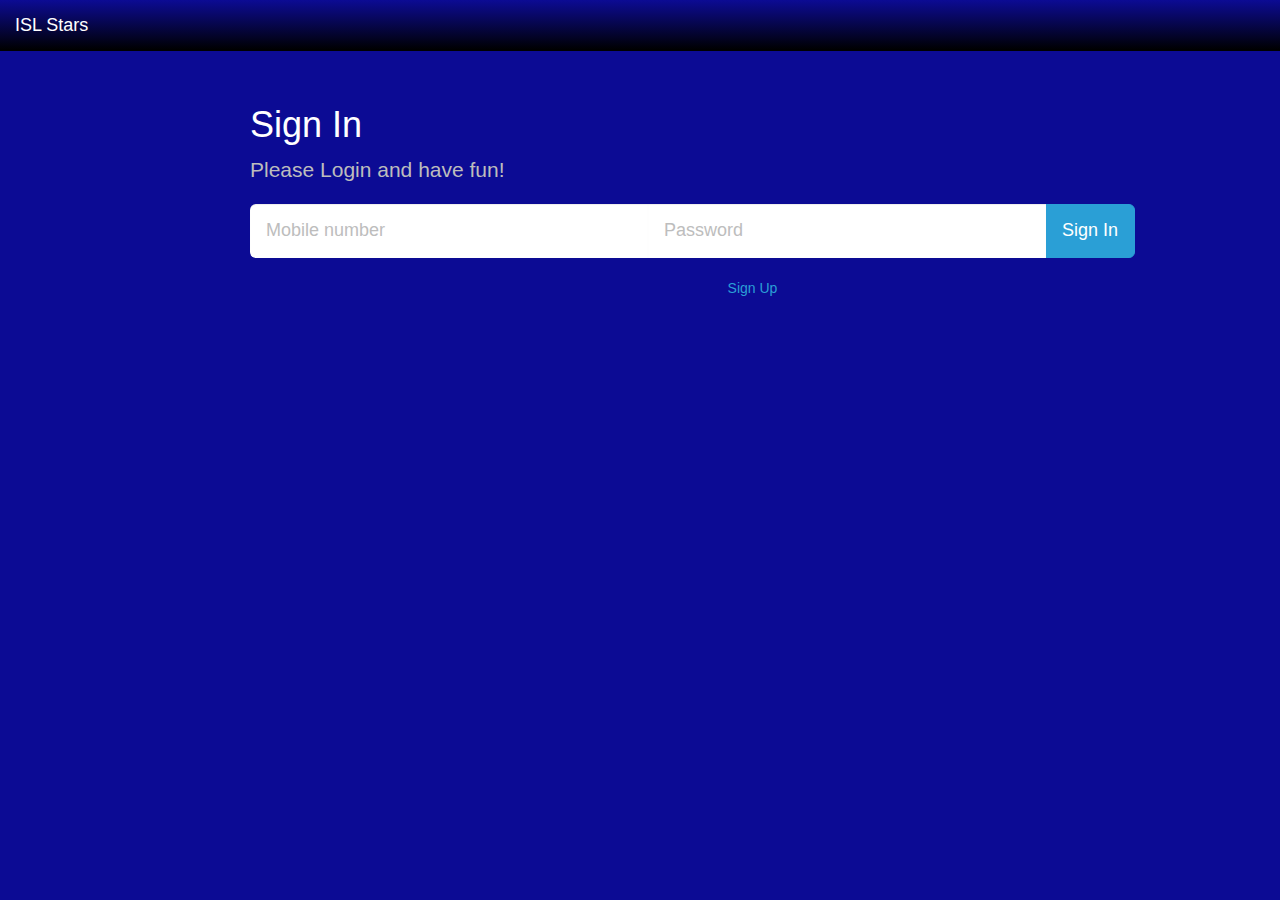
<file: login.html>
<!DOCTYPE html>
<html lang="en">
<head>
    <meta charset="utf-8">
    <meta name="viewport" content="width=device-width, initial-scale=1.0">
    <title>Login - ISL Stars</title>

    <link rel="stylesheet" type="text/css" href="bootstrap/css/bootstrap.min.css" />
    <link rel="stylesheet" type="text/css" href="font-awesome/css/font-awesome.min.css" />
    <link rel="stylesheet" type="text/css" href="css/local.css" />

    <script type="text/javascript" src="js/jquery-1.10.2.min.js"></script>
    <script type="text/javascript" src="js/angular.min.js"></script>
    <script type="text/javascript" src="js/loginScript.js"></script>
    <script type="text/javascript" src="bootstrap/js/bootstrap.min.js"></script>   
    <style type="text/css">
.input-group {
	display:flex;
}
</style>
</head>
<body>

    <div id="wrapper" ng-app="loginApp" ng-controller="loginCtrl">
        <nav class="navbar navbar-inverse navbar-fixed-top" role="navigation">
            <div class="navbar-header">
                <button type="button" class="navbar-toggle" data-toggle="collapse" data-target=".navbar-ex1-collapse">
                    <span class="sr-only">Toggle navigation</span>
                    <span class="icon-bar"></span>
                    <span class="icon-bar"></span>
                    <span class="icon-bar"></span>
                </button>
                <a class="navbar-brand" href="login.html">ISL Stars</a>
            </div>
            
        </nav>
<div class="loading" ng-if="contentLoaded">
			<!-- <div id="loader"></div> -->
			<div class="load">Loading...</div>
			<div class="loader">Loading...</div>
		</div>
        <div id="page-wrapper">

            <div class="row">

                <div class="col-lg-12 v-center">

                    <h1>Sign In</h1>
                    <p class="lead">Please Login and have fun!</p>

                    <form>
                        <div class="input-group" style="width: 80%; text-align: center; margin: 0 auto; float: left;">
                        	<input class="form-control input-lg" id="mobEntry" ng-model="mob" title="Login" maxlength="10" autocomplete="off" autocorrect="off" autocapitalize="off" spellcheck="false" placeholder="Mobile number" type="number">
                            <input class="form-control input-lg" title="Login" ng-model="paswd" placeholder="Password" type="password">
                            <span class="input-group-btn" style="float: inherit;">
                                <button class="btn btn-lg btn-primary" type="button" ng-click="login()" style="height: 54.1px;">Sign In</button></span>
                        </div>
                    </form>
                </div>
            </div>
            <div class="row">
                <div class="col-lg-12 registration">
                	<a href="playregister.html">Sign Up</a>
                </div>
            </div>
            
            <!-- /.row -->

        </div>
        <!-- /#page-wrapper -->
    </div>    
</body>
</html>
</file>
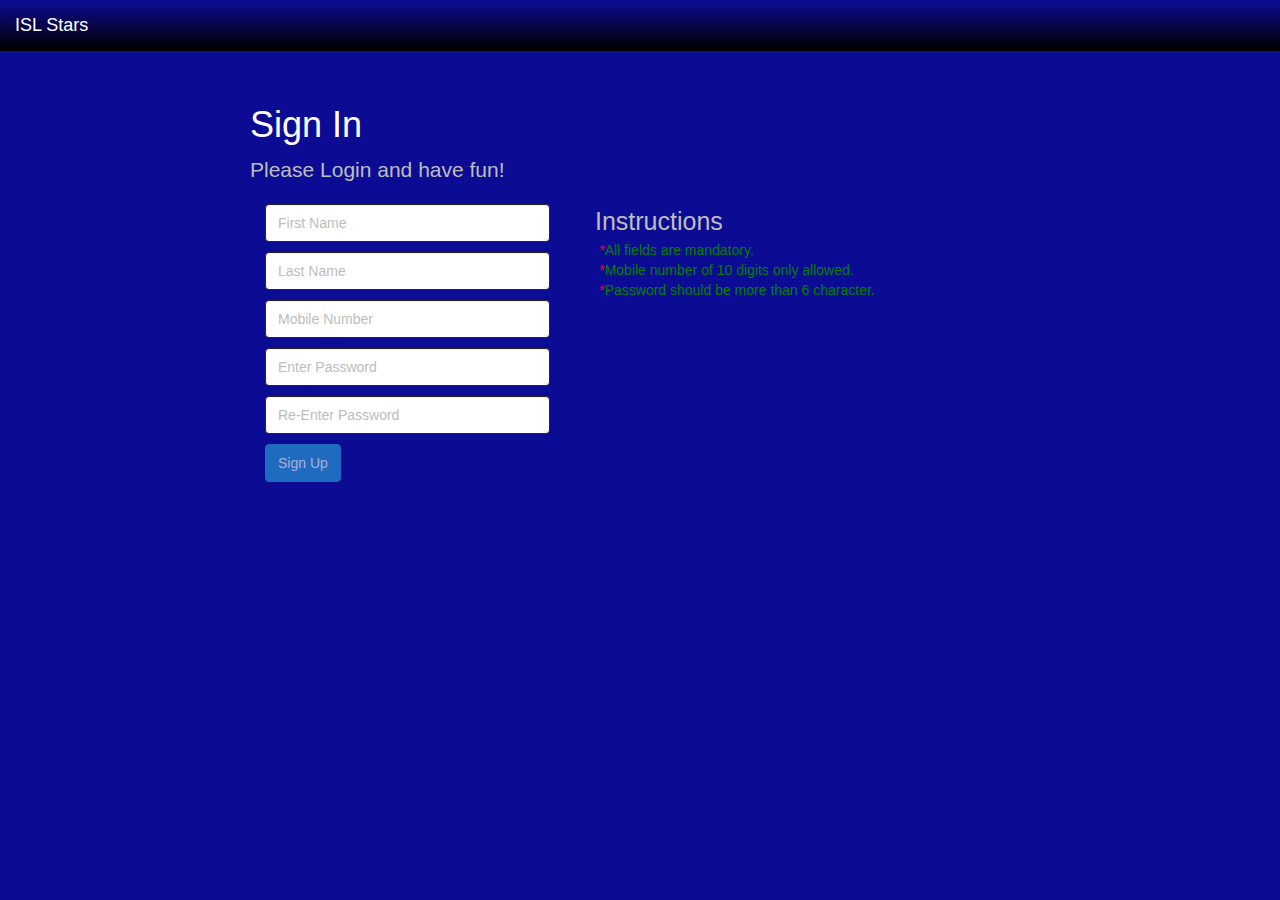
<file: playregister.html>
<!DOCTYPE html>
<html lang="en">
<head>
<meta charset="utf-8">
<meta name="viewport" content="width=device-width, initial-scale=1.0">
<title>Login - ISL Stars</title>

<link rel="stylesheet" type="text/css"
	href="bootstrap/css/bootstrap.min.css" />
<link rel="stylesheet" type="text/css"
	href="font-awesome/css/font-awesome.min.css" />
<link rel="stylesheet" type="text/css" href="css/local.css" />

<script type="text/javascript" src="js/jquery-1.10.2.min.js"></script>
<script type="text/javascript" src="js/angular.min.js"></script>
<script type="text/javascript" src="js/register.js"></script>
<script type="text/javascript" src="bootstrap/js/bootstrap.min.js"></script>
<style type="text/css">
.input-group {
	display: flex;
}
</style>
</head>
<body>

	<div id="wrapper" ng-app="registerApp" ng-controller="registerCtrl">
	<div class="loading" ng-if="contentLoaded">
			<!-- <div id="loader"></div> -->
			<div class="load">Loading...</div>
			<div class="loader">Loading...</div>
		</div>
		<nav class="navbar navbar-inverse navbar-fixed-top" role="navigation">
			<div class="navbar-header">
				<a class="navbar-brand" href="login.html">ISL Stars</a>
			</div>

		</nav>
		<!-- <div class="loading">
			<div id="loader"></div>
		</div> -->
		<div id="page-wrapper">

			<div class="row">
				<div class="col-lg-12">
					<h1>Sign In</h1>
					<p class="lead">Please Login and have fun!</p>
				</div>
				<div class="col-lg-4 v-center reg-form">

					<form class="col-lg-12" ng-submit="registerToApp()">
						<input type="text" class="form-control play-reg-input"
							ng-model="profile.fname" required="required" placeholder="First Name"> 
						<input
							type="text" class="form-control play-reg-input" ng-model="profile.lname"
							required="required" placeholder="Last Name">
						<input type="number"
							class="form-control play-reg-input" ng-model="profile.mob" placeholder="Mobile Number" required="required" maxlength="10">
						<input type="password" class="form-control play-reg-input"
							ng-model="profile.paswrd" required="required" placeholder="Enter Password"> 
						<input type="password" class="form-control play-reg-input"
							ng-model="passwd" required="required" placeholder="Re-Enter Password">
						<button type="submit" class="btn btn-primary"
							ng-disabled="profile.paswrd!=passwd ||
                         profile.paswrd==undefined || passwd==undefined || (profile.paswrd+'').length<6 ||
                          (profile.mob+'').length!=10 || profile.mob==undefined || profile.fname == undefined ||
                           profile.lname==undefined">Sign Up</button>
					</form>
				</div>
				<div class="col-lg-4 instructions">
					<font>Instructions</font>
					<ul>
						<li>All fields are mandatory.</li>
						<li>Mobile number of 10 digits only allowed.</li>
						<li>Password should be more than 6 character.</li>
					</ul>
				</div>
				<div class="col-lg-4">
				
				</div>
			</div>

			<!-- /.row -->

		</div>
		<!-- /#page-wrapper -->
	</div>
</body>
</html>
</file>
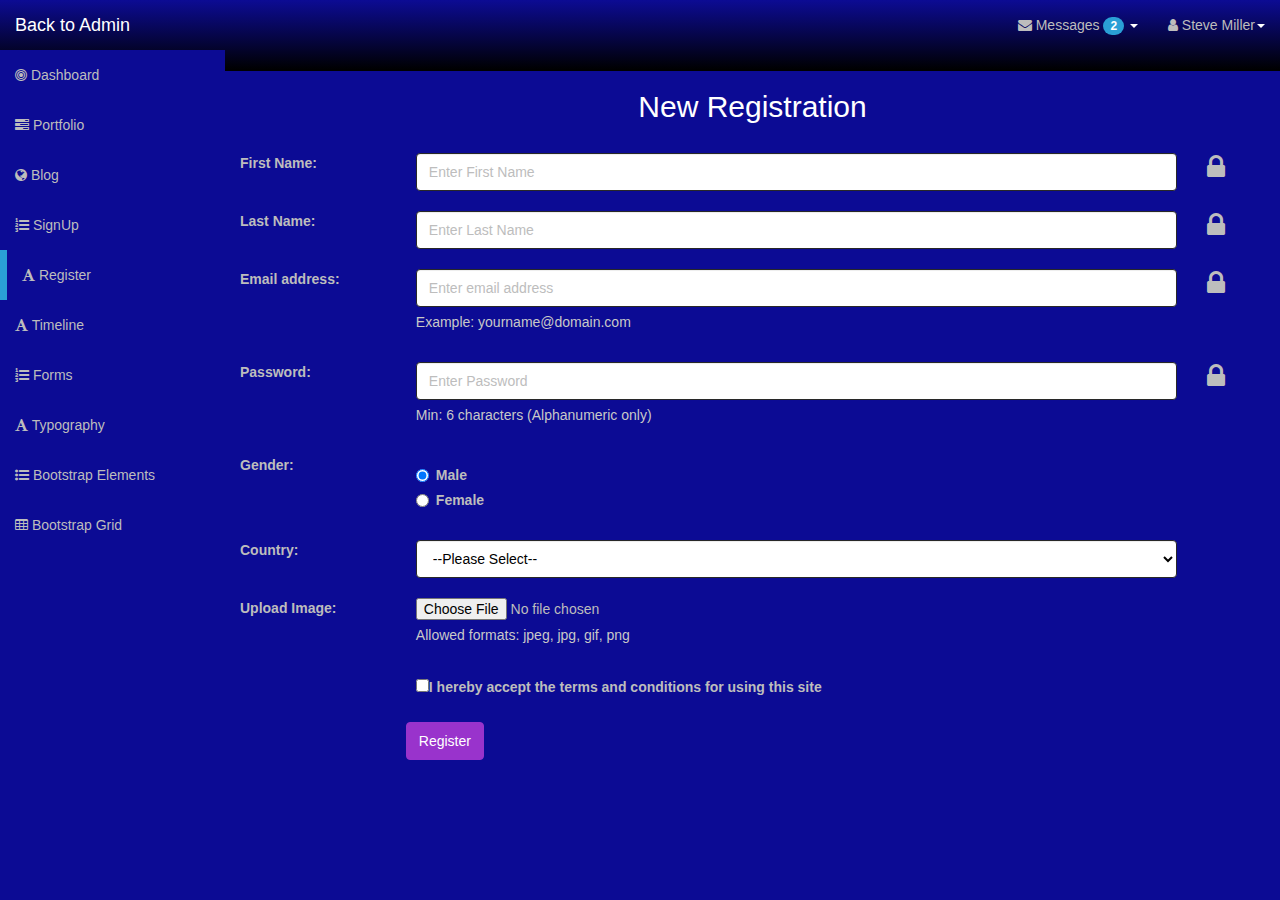
<file: register.html>
<!DOCTYPE html>
<html lang="en">
<head>
    <meta charset="utf-8">
    <meta name="viewport" content="width=device-width, initial-scale=1.0">
    <title>Register - Dark Admin</title>

    <link rel="stylesheet" type="text/css" href="bootstrap/css/bootstrap.min.css" />
    <link rel="stylesheet" type="text/css" href="font-awesome/css/font-awesome.min.css" />
    <link rel="stylesheet" type="text/css" href="css/local.css" />

    <script type="text/javascript" src="js/jquery-1.10.2.min.js"></script>
    <script type="text/javascript" src="bootstrap/js/bootstrap.min.js"></script>   

      <style>

        div {
            padding-bottom:20px;
        }

    </style>
</head>
<body>

    <div id="wrapper">
        <nav class="navbar navbar-inverse navbar-fixed-top" role="navigation">
            <div class="navbar-header">
                <button type="button" class="navbar-toggle" data-toggle="collapse" data-target=".navbar-ex1-collapse">
                    <span class="sr-only">Toggle navigation</span>
                    <span class="icon-bar"></span>
                    <span class="icon-bar"></span>
                    <span class="icon-bar"></span>
                </button>
                <a class="navbar-brand" href="index.html">Back to Admin</a>
            </div>
            <div class="collapse navbar-collapse navbar-ex1-collapse">
                <ul class="nav navbar-nav side-nav">
                    <li><a href="index.html"><i class="fa fa-bullseye"></i> Dashboard</a></li>
                    <li><a href="portfolio.html"><i class="fa fa-tasks"></i> Portfolio</a></li>
                    <li><a href="blog.html"><i class="fa fa-globe"></i> Blog</a></li>
                    <li><a href="signup.html"><i class="fa fa-list-ol"></i> SignUp</a></li>
                    <li class="selected"><a href="register.html"><i class="fa fa-font"></i> Register</a></li>
                    <li><a href="timeline.html"><i class="fa fa-font"></i> Timeline</a></li>
                    <li><a href="forms.html"><i class="fa fa-list-ol"></i> Forms</a></li>
                    <li><a href="typography.html"><i class="fa fa-font"></i> Typography</a></li>
                    <li><a href="bootstrap-elements.html"><i class="fa fa-list-ul"></i> Bootstrap Elements</a></li>
                    <li><a href="bootstrap-grid.html"><i class="fa fa-table"></i > Bootstrap Grid</a></li>            
                </ul>
                <ul class="nav navbar-nav navbar-right navbar-user">
                    <li class="dropdown messages-dropdown">
                        <a href="#" class="dropdown-toggle" data-toggle="dropdown"><i class="fa fa-envelope"></i> Messages <span class="badge">2</span> <b class="caret"></b></a>
                        <ul class="dropdown-menu">
                            <li class="dropdown-header">2 New Messages</li>
                            <li class="message-preview">
                                <a href="#">
                                    <span class="avatar"><i class="fa fa-bell"></i></span>
                                    <span class="message">Security alert</span>
                                </a>
                            </li>
                            <li class="divider"></li>
                            <li class="message-preview">
                                <a href="#">
                                    <span class="avatar"><i class="fa fa-bell"></i></span>
                                    <span class="message">Security alert</span>
                                </a>
                            </li>
                            <li class="divider"></li>
                            <li><a href="#">Go to Inbox <span class="badge">2</span></a></li>
                        </ul>
                    </li>
                     <li class="dropdown user-dropdown">
                        <a href="#" class="dropdown-toggle" data-toggle="dropdown"><i class="fa fa-user"></i> Steve Miller<b class="caret"></b></a>
                        <ul class="dropdown-menu">
                            <li><a href="#"><i class="fa fa-user"></i> Profile</a></li>
                            <li><a href="#"><i class="fa fa-gear"></i> Settings</a></li>
                            <li class="divider"></li>
                            <li><a href="#"><i class="fa fa-power-off"></i> Log Out</a></li>
                        </ul>
                    </li>
                </ul>
            </div>
        </nav>

       <div>
        <div class="row text-center">
            <h2>New Registration</h2>
        </div>
        <div>
            <label for="firstname" class="col-md-2">
                First Name:
            </label>
            <div class="col-md-9">
                <input type="text" class="form-control" id="firstname" placeholder="Enter First Name">
            </div>
            <div class="col-md-1">
                <i class="fa fa-lock fa-2x"></i>
            </div>
        </div>        
        <div>
            <label for="lastname" class="col-md-2">
                Last Name:
            </label>
            <div class="col-md-9">
                <input type="text" class="form-control" id="lastname" placeholder="Enter Last Name">
            </div>
             <div class="col-md-1">
                <i class="fa fa-lock fa-2x"></i>
            </div>
        </div>
        <div>
            <label for="emailaddress" class="col-md-2">
                Email address:
            </label>
            <div class="col-md-9">
                <input type="email" class="form-control" id="emailaddress" placeholder="Enter email address">
                <p class="help-block">
                    Example: yourname@domain.com
                </p>
            </div>
             <div class="col-md-1">
                <i class="fa fa-lock fa-2x"></i>
            </div>
        </div>
        <div>
            <label for="password" class="col-md-2">
                Password:
            </label>
            <div class="col-md-9">
                <input type="password" class="form-control" id="password" placeholder="Enter Password">
                <p class="help-block">
                    Min: 6 characters (Alphanumeric only)
                </p>
            </div>
             <div class="col-md-1">
                <i class="fa fa-lock fa-2x"></i>
            </div>
        </div>
        <div>
            <label for="sex" class="col-md-2">
                Gender:
            </label>
            <div class="col-md-10">
                <label class="radio">
                    <input type="radio" name="sex" id="sex" value="male" checked>
                    Male
                </label>
                <label class="radio">
                    <input type="radio" name="sex" id="Radio1" value="female">
                    Female
                </label>
            </div>             
        </div>
        <div>
            <label for="country" class="col-md-2">
                Country:
            </label>
            <div class="col-md-9">
                <select name="country" id="country" class="form-control">
                    <option>--Please Select--</option>
                    <option>India</option>
                    <option>United States</option>
                    <option>Canada</option>
                    <option>United Kingdom</option>
                    <option>Others</option>
                </select>
            </div>            
        </div>
        <div>
            <label for="uploadimage" class="col-md-2">
                Upload Image:
            </label>
            <div class="col-md-10">
                <input type="file" name="uploadimage" id="uploadimage">
                <p class="help-block">
                    Allowed formats: jpeg, jpg, gif, png
                </p>
            </div>          
        </div>
        <div>
            <div class="col-md-2">
            </div>
            <div class="col-md-10">
                <label>
                    <input type="checkbox">I hereby accept the terms and conditions for using this site</label>
            </div>            
        </div>
        <div class="row">
            <div class="col-md-2">
            </div>
            <div class="col-md-10">
                <button type="submit" class="btn btn-info">
                    Register
                </button>
            </div>
        </div>
    </div>  
    </div>

</body>
</html>
</file>
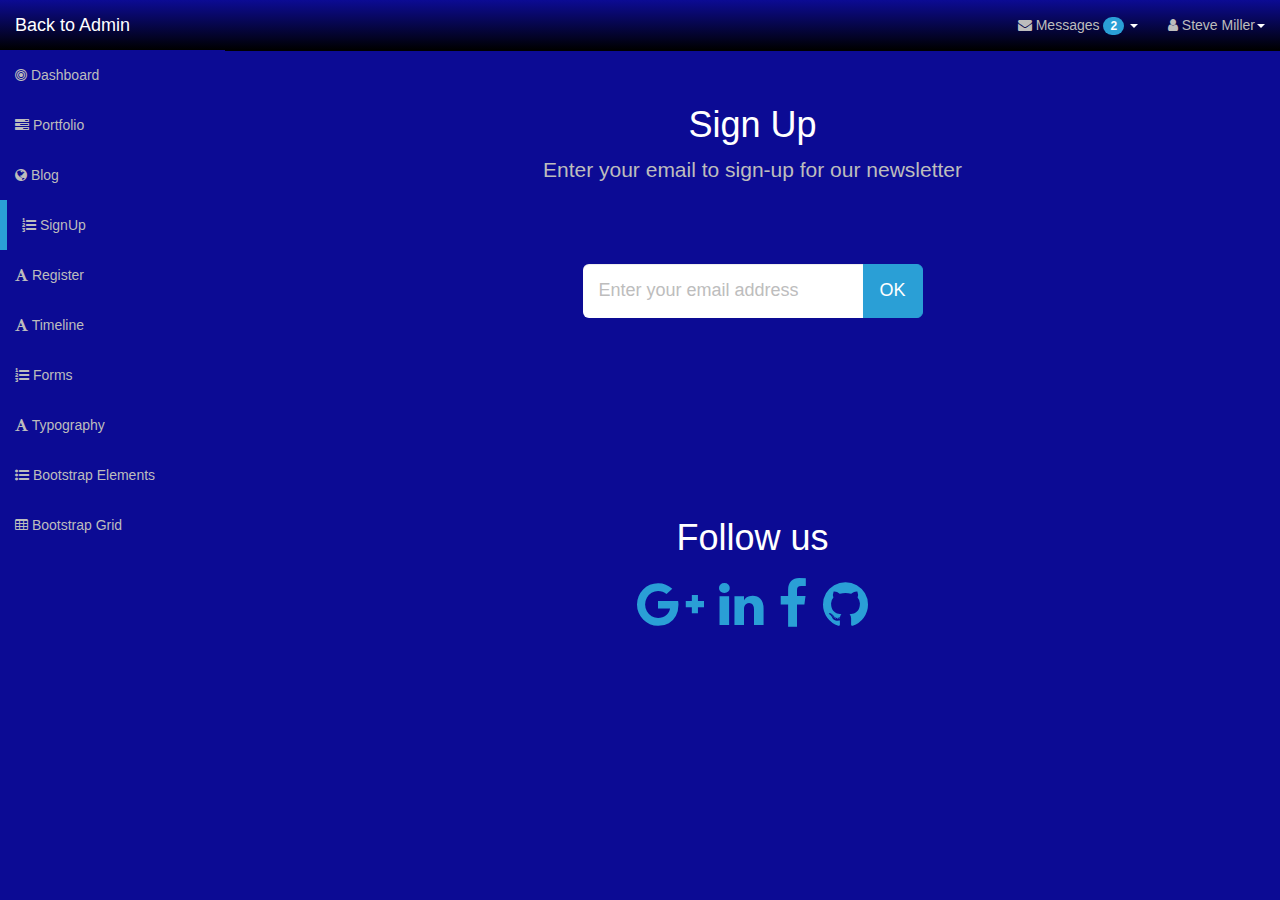
<file: signup.html>
<!DOCTYPE html>
<html lang="en">
<head>
    <meta charset="utf-8">
    <meta name="viewport" content="width=device-width, initial-scale=1.0">
    <title>Signup - Dark Admin</title>

    <link rel="stylesheet" type="text/css" href="bootstrap/css/bootstrap.min.css" />
    <link rel="stylesheet" type="text/css" href="font-awesome/css/font-awesome.min.css" />
    <link rel="stylesheet" type="text/css" href="css/local.css" />

    <script type="text/javascript" src="js/jquery-1.10.2.min.js"></script>
    <script type="text/javascript" src="bootstrap/js/bootstrap.min.js"></script>   
</head>
<body>

    <div id="wrapper">
        <nav class="navbar navbar-inverse navbar-fixed-top" role="navigation">
            <div class="navbar-header">
                <button type="button" class="navbar-toggle" data-toggle="collapse" data-target=".navbar-ex1-collapse">
                    <span class="sr-only">Toggle navigation</span>
                    <span class="icon-bar"></span>
                    <span class="icon-bar"></span>
                    <span class="icon-bar"></span>
                </button>
                <a class="navbar-brand" href="index.html">Back to Admin</a>
            </div>
            <div class="collapse navbar-collapse navbar-ex1-collapse">
                <ul class="nav navbar-nav side-nav">
                    <li><a href="index.html"><i class="fa fa-bullseye"></i> Dashboard</a></li>
                    <li><a href="portfolio.html"><i class="fa fa-tasks"></i> Portfolio</a></li>
                    <li><a href="blog.html"><i class="fa fa-globe"></i> Blog</a></li>
                    <li class="selected"><a href="signup.html"><i class="fa fa-list-ol"></i> SignUp</a></li>
                    <li><a href="register.html"><i class="fa fa-font"></i> Register</a></li>
                    <li><a href="timeline.html"><i class="fa fa-font"></i> Timeline</a></li>
                    <li><a href="forms.html"><i class="fa fa-list-ol"></i> Forms</a></li>
                    <li><a href="typography.html"><i class="fa fa-font"></i> Typography</a></li>
                    <li><a href="bootstrap-elements.html"><i class="fa fa-list-ul"></i> Bootstrap Elements</a></li>
                    <li><a href="bootstrap-grid.html"><i class="fa fa-table"></i > Bootstrap Grid</a></li>            
                </ul>
                <ul class="nav navbar-nav navbar-right navbar-user">
                    <li class="dropdown messages-dropdown">
                        <a href="#" class="dropdown-toggle" data-toggle="dropdown"><i class="fa fa-envelope"></i> Messages <span class="badge">2</span> <b class="caret"></b></a>
                        <ul class="dropdown-menu">
                            <li class="dropdown-header">2 New Messages</li>
                            <li class="message-preview">
                                <a href="#">
                                    <span class="avatar"><i class="fa fa-bell"></i></span>
                                    <span class="message">Security alert</span>
                                </a>
                            </li>
                            <li class="divider"></li>
                            <li class="message-preview">
                                <a href="#">
                                    <span class="avatar"><i class="fa fa-bell"></i></span>
                                    <span class="message">Security alert</span>
                                </a>
                            </li>
                            <li class="divider"></li>
                            <li><a href="#">Go to Inbox <span class="badge">2</span></a></li>
                        </ul>
                    </li>
                     <li class="dropdown user-dropdown">
                        <a href="#" class="dropdown-toggle" data-toggle="dropdown"><i class="fa fa-user"></i> Steve Miller<b class="caret"></b></a>
                        <ul class="dropdown-menu">
                            <li><a href="#"><i class="fa fa-user"></i> Profile</a></li>
                            <li><a href="#"><i class="fa fa-gear"></i> Settings</a></li>
                            <li class="divider"></li>
                            <li><a href="#"><i class="fa fa-power-off"></i> Log Out</a></li>
                        </ul>
                    </li>
                </ul>
            </div>
        </nav>

        <div id="page-wrapper">

            <div class="row">

                <div class="col-lg-12 text-center v-center">

                    <h1>Sign Up</h1>
                    <p class="lead">Enter your email to sign-up for our newsletter</p>

                    <br>
                    <br>
                    <br>

                    <form class="col-lg-12">
                        <div class="input-group" style="width: 340px; text-align: center; margin: 0 auto;">
                            <input class="form-control input-lg" title="Confidential signup."
                                placeholder="Enter your email address" type="text">
                            <span class="input-group-btn">
                                <button class="btn btn-lg btn-primary" type="button">OK</button></span>
                        </div>
                    </form>
                </div>
            </div>
            <br>
            <br>
            <br>
            <br>
            <br>
            <br>
            <br>
            <br>
            <br>
            <div class="text-center">
                <h1>Follow us</h1>
            </div>
            <div class="row">
                <div class="col-lg-12 text-center v-center" style="font-size: 39pt;">
                    <a href="#"><span class="avatar"><i class="fa fa-google-plus"></i></span></a>
                    <a href="#"><span class="avatar"><i class="fa fa-linkedin"></i></span></a>
                    <a href="#"><span class="avatar"><i class="fa fa-facebook"></i></span></a>
                    <a href="#"><span class="avatar"><i class="fa fa-github"></i></span></a>
                </div>

            </div>
            <!-- /.row -->

        </div>
        <!-- /#page-wrapper -->
    </div>    
</body>
</html>
</file>
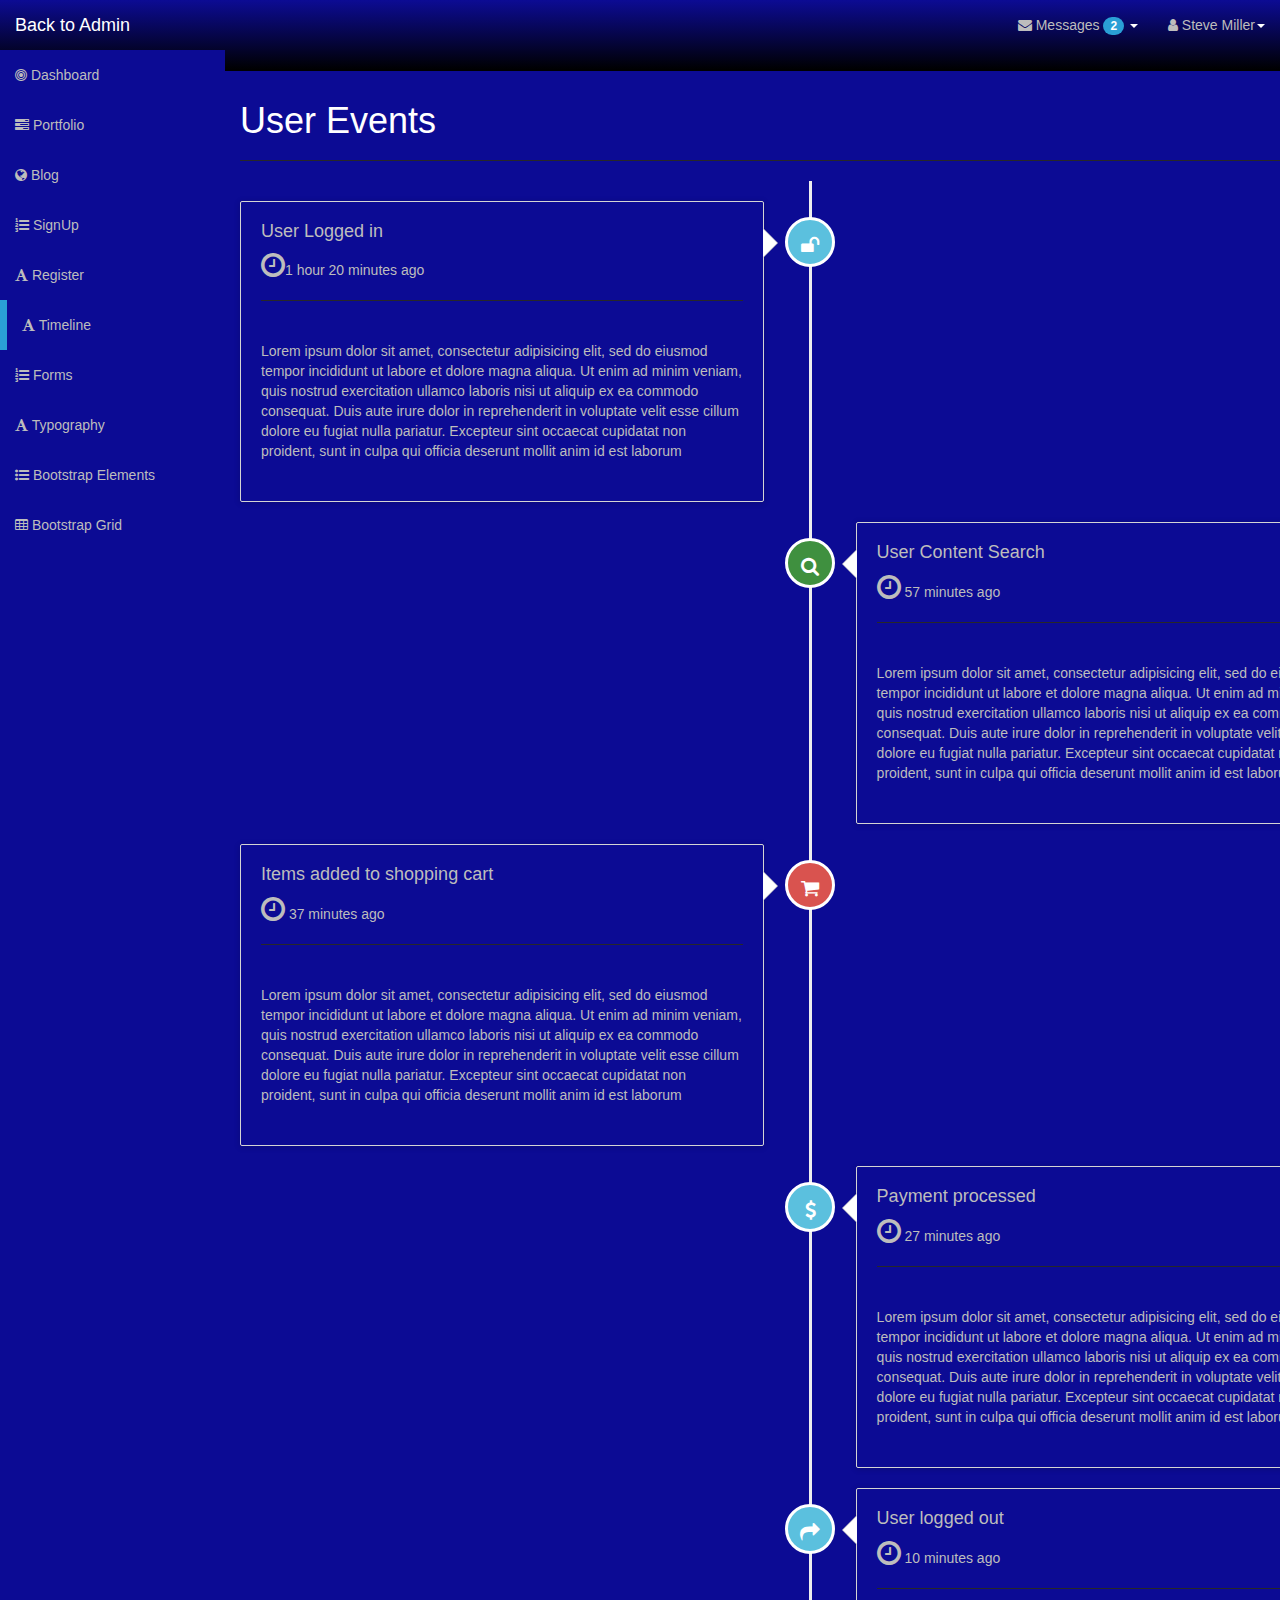
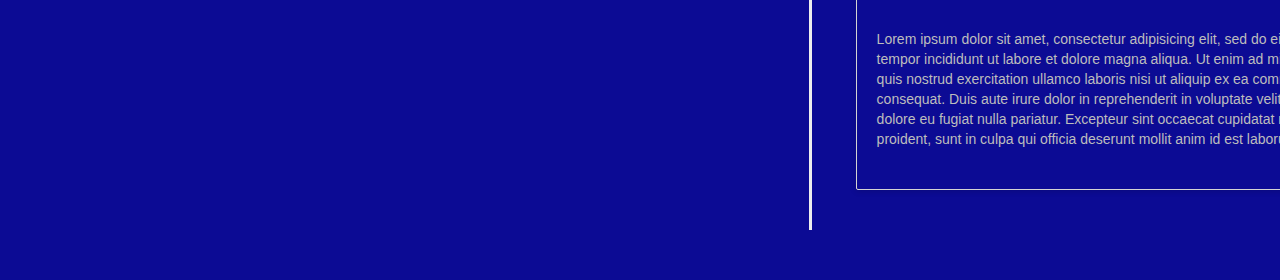
<file: timeline.html>
<!DOCTYPE html>
<html lang="en">
<head>
    <meta charset="utf-8">
    <meta name="viewport" content="width=device-width, initial-scale=1.0">
    <title>Timeline - Dark Admin</title>

    <link rel="stylesheet" type="text/css" href="bootstrap/css/bootstrap.min.css" />
    <link rel="stylesheet" type="text/css" href="font-awesome/css/font-awesome.min.css" />
    <link rel="stylesheet" type="text/css" href="css/local.css" />

    <script type="text/javascript" src="js/jquery-1.10.2.min.js"></script>
    <script type="text/javascript" src="bootstrap/js/bootstrap.min.js"></script>   

      <style>

        div {
            padding-bottom:20px;
        }

    </style>
</head>
<body>

    <div id="wrapper">
        <nav class="navbar navbar-inverse navbar-fixed-top" role="navigation">
            <div class="navbar-header">
                <button type="button" class="navbar-toggle" data-toggle="collapse" data-target=".navbar-ex1-collapse">
                    <span class="sr-only">Toggle navigation</span>
                    <span class="icon-bar"></span>
                    <span class="icon-bar"></span>
                    <span class="icon-bar"></span>
                </button>
                <a class="navbar-brand" href="index.html">Back to Admin</a>
            </div>
            <div class="collapse navbar-collapse navbar-ex1-collapse">
                <ul class="nav navbar-nav side-nav">
                    <li><a href="index.html"><i class="fa fa-bullseye"></i> Dashboard</a></li>
                    <li><a href="portfolio.html"><i class="fa fa-tasks"></i> Portfolio</a></li>
                    <li><a href="blog.html"><i class="fa fa-globe"></i> Blog</a></li>
                    <li><a href="signup.html"><i class="fa fa-list-ol"></i> SignUp</a></li>
                    <li><a href="register.html"><i class="fa fa-font"></i> Register</a></li>
                    <li class="selected"><a href="timeline.html"><i class="fa fa-font"></i> Timeline</a></li>
                    <li><a href="forms.html"><i class="fa fa-list-ol"></i> Forms</a></li>
                    <li><a href="typography.html"><i class="fa fa-font"></i> Typography</a></li>
                    <li><a href="bootstrap-elements.html"><i class="fa fa-list-ul"></i> Bootstrap Elements</a></li>
                    <li><a href="bootstrap-grid.html"><i class="fa fa-table"></i > Bootstrap Grid</a></li>            
                </ul>
                <ul class="nav navbar-nav navbar-right navbar-user">
                    <li class="dropdown messages-dropdown">
                        <a href="#" class="dropdown-toggle" data-toggle="dropdown"><i class="fa fa-envelope"></i> Messages <span class="badge">2</span> <b class="caret"></b></a>
                        <ul class="dropdown-menu">
                            <li class="dropdown-header">2 New Messages</li>
                            <li class="message-preview">
                                <a href="#">
                                    <span class="avatar"><i class="fa fa-bell"></i></span>
                                    <span class="message">Security alert</span>
                                </a>
                            </li>
                            <li class="divider"></li>
                            <li class="message-preview">
                                <a href="#">
                                    <span class="avatar"><i class="fa fa-bell"></i></span>
                                    <span class="message">Security alert</span>
                                </a>
                            </li>
                            <li class="divider"></li>
                            <li><a href="#">Go to Inbox <span class="badge">2</span></a></li>
                        </ul>
                    </li>
                    <li class="dropdown user-dropdown">
                        <a href="#" class="dropdown-toggle" data-toggle="dropdown"><i class="fa fa-user"></i> Steve Miller<b class="caret"></b></a>
                        <ul class="dropdown-menu">
                            <li><a href="#"><i class="fa fa-user"></i> Profile</a></li>
                            <li><a href="#"><i class="fa fa-gear"></i> Settings</a></li>
                            <li class="divider"></li>
                            <li><a href="#"><i class="fa fa-power-off"></i> Log Out</a></li>
                        </ul>
                    </li>
                </ul>
            </div>
        </nav>

         <hr />
        <div class="container">
            <div class="page-header">
                <h1 id="timeline">User Events</h1>
            </div>
            <ul class="timeline">
                <li>
                    <div class="timeline-badge info"><i class="fa fa-unlock"></i></div>
                    <div class="timeline-panel">
                        <div class="timeline-heading">
                            <h4 class="timeline-title">User Logged in</h4>                            
                            <span><i class="fa fa-clock-o fa-2x"></i>1 hour 20 minutes ago</span>
                            <hr />
                        </div>
                        <div class="timeline-body">
                            <p>Lorem ipsum dolor sit amet, consectetur adipisicing elit, sed do eiusmod tempor 
                               incididunt ut labore et dolore magna aliqua. Ut enim ad minim veniam, 
                               quis nostrud exercitation ullamco laboris nisi ut aliquip ex ea commodo consequat. 
                               Duis aute irure dolor in reprehenderit in voluptate velit esse cillum dolore eu fugiat nulla pariatur. 
                               Excepteur sint occaecat cupidatat non proident, sunt in culpa qui officia deserunt mollit anim id est laborum
                            </p>
                        </div>
                    </div>
                </li>
                <li class="timeline-inverted">
                    <div class="timeline-badge success"><i class="fa fa-search"></i></div>
                    <div class="timeline-panel">
                        <div class="timeline-heading">
                            <h4 class="timeline-title">User Content Search</h4>
                            <span><i class="fa fa-clock-o fa-2x"></i> 57 minutes ago</span>
                            <hr />
                        </div>
                        <div class="timeline-body">
                             <p>Lorem ipsum dolor sit amet, consectetur adipisicing elit, sed do eiusmod tempor 
                               incididunt ut labore et dolore magna aliqua. Ut enim ad minim veniam, 
                               quis nostrud exercitation ullamco laboris nisi ut aliquip ex ea commodo consequat. 
                               Duis aute irure dolor in reprehenderit in voluptate velit esse cillum dolore eu fugiat nulla pariatur. 
                               Excepteur sint occaecat cupidatat non proident, sunt in culpa qui officia deserunt mollit anim id est laborum
                            </p>
                        </div>
                    </div>
                </li>
                <li>
                    <div class="timeline-badge danger"><i class="fa fa-shopping-cart"></i></div>
                    <div class="timeline-panel">
                        <div class="timeline-heading">
                            <h4 class="timeline-title">Items added to shopping cart</h4>
                            <span><i class="fa fa-clock-o fa-2x"></i> 37 minutes ago</span>
                            <hr />
                        </div>
                        <div class="timeline-body">
                             <p>Lorem ipsum dolor sit amet, consectetur adipisicing elit, sed do eiusmod tempor 
                               incididunt ut labore et dolore magna aliqua. Ut enim ad minim veniam, 
                               quis nostrud exercitation ullamco laboris nisi ut aliquip ex ea commodo consequat. 
                               Duis aute irure dolor in reprehenderit in voluptate velit esse cillum dolore eu fugiat nulla pariatur. 
                               Excepteur sint occaecat cupidatat non proident, sunt in culpa qui officia deserunt mollit anim id est laborum
                            </p>
                        </div>
                    </div>
                </li>
                <li class="timeline-inverted">
                   <div class="timeline-badge info"><i class="fa fa-dollar"></i></div>
                    <div class="timeline-panel">
                        <div class="timeline-heading">
                            <h4 class="timeline-title">Payment processed</h4>
                            <span><i class="fa fa-clock-o fa-2x"></i> 27 minutes ago</span>
                            <hr />
                        </div>
                        <div class="timeline-body">
                             <p>Lorem ipsum dolor sit amet, consectetur adipisicing elit, sed do eiusmod tempor 
                               incididunt ut labore et dolore magna aliqua. Ut enim ad minim veniam, 
                               quis nostrud exercitation ullamco laboris nisi ut aliquip ex ea commodo consequat. 
                               Duis aute irure dolor in reprehenderit in voluptate velit esse cillum dolore eu fugiat nulla pariatur. 
                               Excepteur sint occaecat cupidatat non proident, sunt in culpa qui officia deserunt mollit anim id est laborum
                            </p>
                        </div>
                    </div>
                </li>
                <li class="timeline-inverted">
                    <div class="timeline-badge info"><i class="fa fa-share"></i></div>
                    <div class="timeline-panel">
                        <div class="timeline-heading">
                            <h4 class="timeline-title">User logged out</h4>
                            <span><i class="fa fa-clock-o fa-2x"></i> 10 minutes ago</span>
                            <hr />
                        </div>
                        <div class="timeline-body">
                             <p>Lorem ipsum dolor sit amet, consectetur adipisicing elit, sed do eiusmod tempor 
                               incididunt ut labore et dolore magna aliqua. Ut enim ad minim veniam, 
                               quis nostrud exercitation ullamco laboris nisi ut aliquip ex ea commodo consequat. 
                               Duis aute irure dolor in reprehenderit in voluptate velit esse cillum dolore eu fugiat nulla pariatur. 
                               Excepteur sint occaecat cupidatat non proident, sunt in culpa qui officia deserunt mollit anim id est laborum
                            </p>
                        </div>
                    </div>
                </li>
            </ul>
        </div>
    </div>

</body>
</html>
</file>
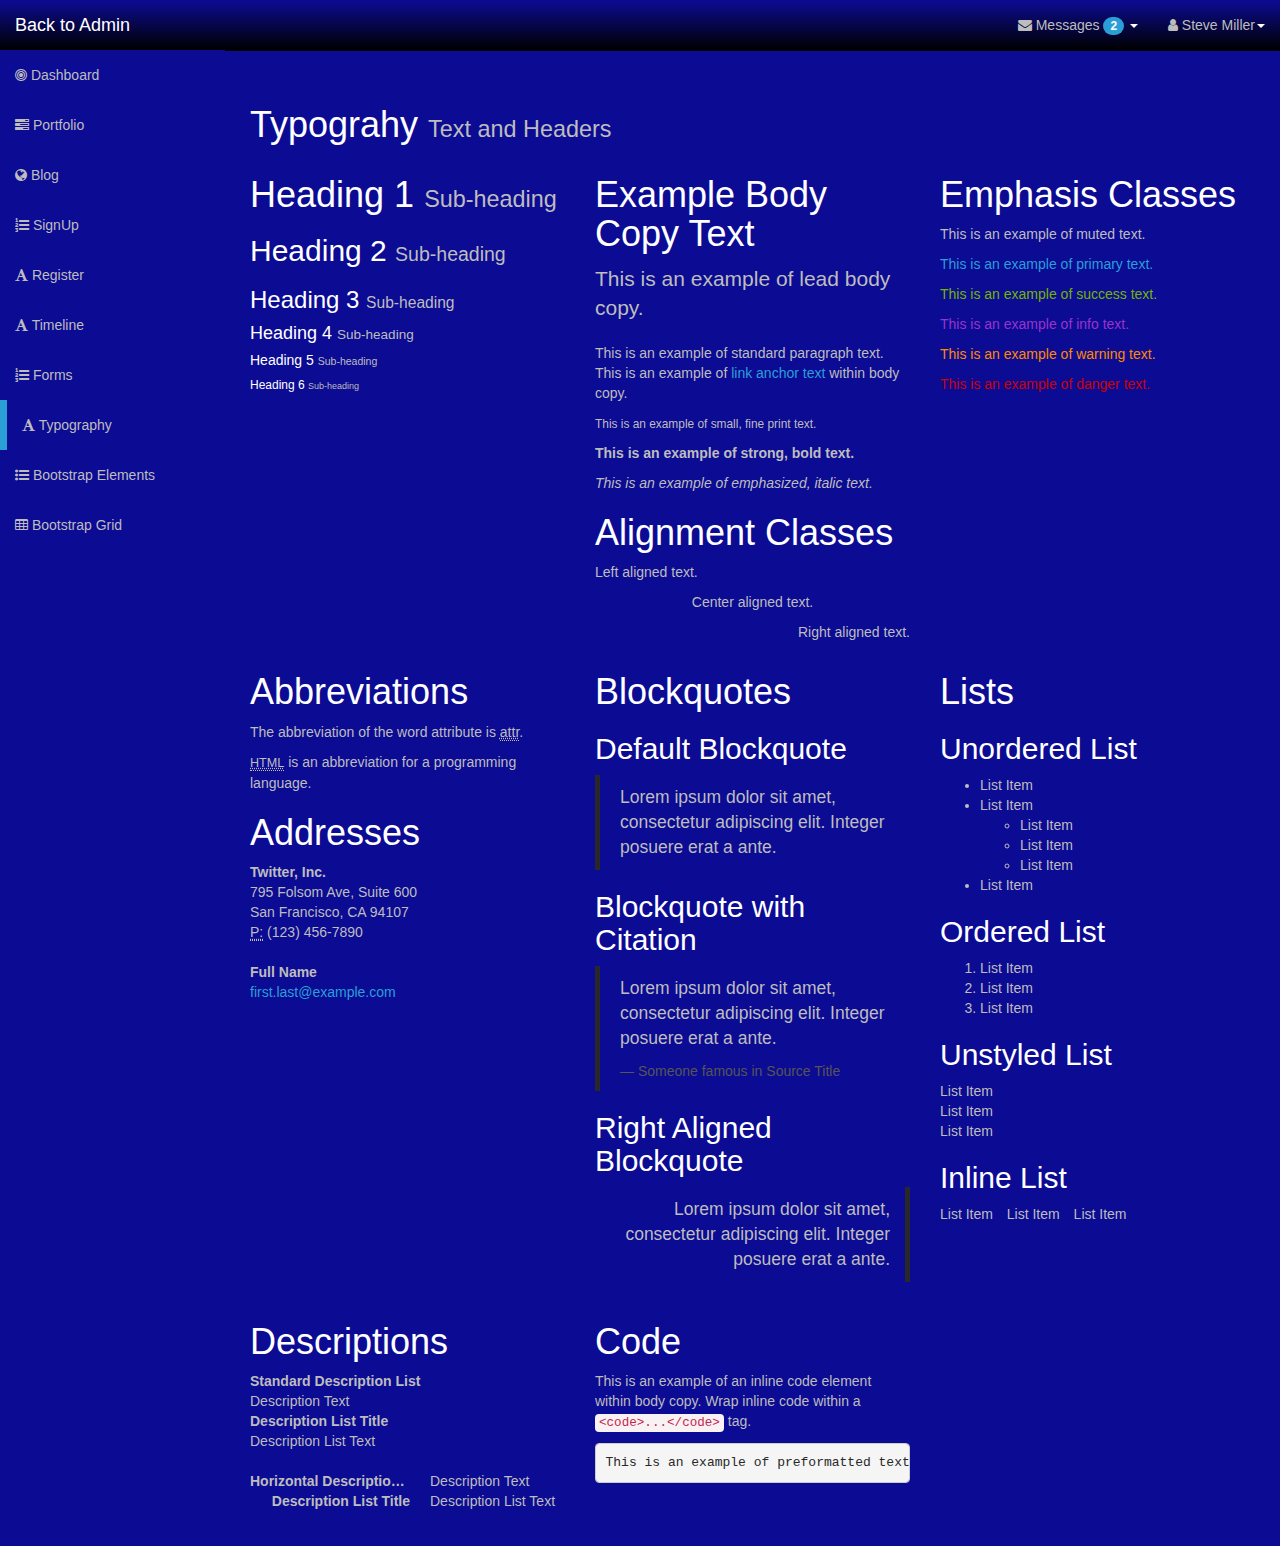
<file: typography.html>
<!DOCTYPE html>
<html lang="en">
<head>
    <meta charset="utf-8">
    <meta name="viewport" content="width=device-width, initial-scale=1.0">
    <title>Typography - Dark Admin</title>

    <link rel="stylesheet" type="text/css" href="bootstrap/css/bootstrap.min.css" />
    <link rel="stylesheet" type="text/css" href="font-awesome/css/font-awesome.min.css" />
    <link rel="stylesheet" type="text/css" href="css/local.css" />

    <script type="text/javascript" src="js/jquery-1.10.2.min.js"></script>
    <script type="text/javascript" src="bootstrap/js/bootstrap.min.js"></script>       
</head>
<body>

    <div id="wrapper">
        <nav class="navbar navbar-inverse navbar-fixed-top" role="navigation">
            <div class="navbar-header">
                <button type="button" class="navbar-toggle" data-toggle="collapse" data-target=".navbar-ex1-collapse">
                    <span class="sr-only">Toggle navigation</span>
                    <span class="icon-bar"></span>
                    <span class="icon-bar"></span>
                    <span class="icon-bar"></span>
                </button>
                <a class="navbar-brand" href="index.html">Back to Admin</a>
            </div>
            <div class="collapse navbar-collapse navbar-ex1-collapse">
                <ul class="nav navbar-nav side-nav">
                    <li><a href="index.html"><i class="fa fa-bullseye"></i> Dashboard</a></li>
                    <li><a href="portfolio.html"><i class="fa fa-tasks"></i> Portfolio</a></li>
                    <li><a href="blog.html"><i class="fa fa-globe"></i> Blog</a></li>
                    <li><a href="signup.html"><i class="fa fa-list-ol"></i> SignUp</a></li>
                    <li><a href="register.html"><i class="fa fa-font"></i> Register</a></li>
                    <li><a href="timeline.html"><i class="fa fa-font"></i> Timeline</a></li>
                    <li><a href="forms.html"><i class="fa fa-list-ol"></i> Forms</a></li>
                    <li class="selected"><a href="typography.html"><i class="fa fa-font"></i> Typography</a></li>
                    <li><a href="bootstrap-elements.html"><i class="fa fa-list-ul"></i> Bootstrap Elements</a></li>
                    <li><a href="bootstrap-grid.html"><i class="fa fa-table"></i > Bootstrap Grid</a></li>            
                </ul>
                <ul class="nav navbar-nav navbar-right navbar-user">
                    <li class="dropdown messages-dropdown">
                        <a href="#" class="dropdown-toggle" data-toggle="dropdown"><i class="fa fa-envelope"></i> Messages <span class="badge">2</span> <b class="caret"></b></a>
                        <ul class="dropdown-menu">
                            <li class="dropdown-header">2 New Messages</li>
                            <li class="message-preview">
                                <a href="#">
                                    <span class="avatar"><i class="fa fa-bell"></i></span>
                                    <span class="message">Security alert</span>
                                </a>
                            </li>
                            <li class="divider"></li>
                            <li class="message-preview">
                                <a href="#">
                                    <span class="avatar"><i class="fa fa-bell"></i></span>
                                    <span class="message">Security alert</span>
                                </a>
                            </li>
                            <li class="divider"></li>
                            <li><a href="#">Go to Inbox <span class="badge">2</span></a></li>
                        </ul>
                    </li>
                     <li class="dropdown user-dropdown">
                        <a href="#" class="dropdown-toggle" data-toggle="dropdown"><i class="fa fa-user"></i> Steve Miller<b class="caret"></b></a>
                        <ul class="dropdown-menu">
                            <li><a href="#"><i class="fa fa-user"></i> Profile</a></li>
                            <li><a href="#"><i class="fa fa-gear"></i> Settings</a></li>
                            <li class="divider"></li>
                            <li><a href="#"><i class="fa fa-power-off"></i> Log Out</a></li>
                        </ul>
                    </li>
                </ul>
            </div>
        </nav>

    <div id="page-wrapper">

            <div class="row">
                <div class="col-lg-12">
                    <h1>Typograhy <small>Text and Headers</small></h1>
                </div>
                <div class="col-lg-4">
                    <h1>Heading 1 <small>Sub-heading</small></h1>
                    <h2>Heading 2 <small>Sub-heading</small></h2>
                    <h3>Heading 3 <small>Sub-heading</small></h3>
                    <h4>Heading 4 <small>Sub-heading</small></h4>
                    <h5>Heading 5 <small>Sub-heading</small></h5>
                    <h6>Heading 6 <small>Sub-heading</small></h6>
                </div>
                <div class="col-lg-4">
                    <h1>Example Body Copy Text</h1>
                    <p class="lead">This is an example of lead body copy.</p>
                    <p>This is an example of standard paragraph text. This is an example of <a href="#">link anchor text</a> within body copy.</p>
                    <p><small>This is an example of small, fine print text.</small></p>
                    <p><strong>This is an example of strong, bold text.</strong></p>
                    <p><em>This is an example of emphasized, italic text.</em></p>
                    <h1>Alignment Classes</h1>
                    <p class="text-left">Left aligned text.</p>
                    <p class="text-center">Center aligned text.</p>
                    <p class="text-right">Right aligned text.</p>
                </div>
                <div class="col-lg-4">
                    <h1>Emphasis Classes</h1>
                    <p class="text-muted">This is an example of muted text.</p>
                    <p class="text-primary">This is an example of primary text.</p>
                    <p class="text-success">This is an example of success text.</p>
                    <p class="text-info">This is an example of info text.</p>
                    <p class="text-warning">This is an example of warning text.</p>
                    <p class="text-danger">This is an example of danger text.</p>
                </div>
            </div>
            <!-- /.row -->

            <div class="row">
                <div class="col-lg-4">
                    <h1>Abbreviations</h1>
                    <p>
                        The abbreviation of the word attribute is
                        <abbr title="attribute">attr</abbr>.
                    </p>
                    <p>
                        <abbr title="HyperText Markup Language" class="initialism">HTML</abbr>
                        is an abbreviation for a programming language.
                    </p>
                    <h1>Addresses</h1>
                    <address>
                        <strong>Twitter, Inc.</strong><br>
                        795 Folsom Ave, Suite 600<br>
                        San Francisco, CA 94107<br>
                        <abbr title="Phone">P:</abbr>
                        (123) 456-7890
                    </address>

                    <address>
                        <strong>Full Name</strong><br>
                        <a href="mailto:#">first.last@example.com</a>
                    </address>
                </div>
                <div class="col-lg-4">
                    <h1>Blockquotes</h1>
                    <h2>Default Blockquote</h2>
                    <blockquote>
                        <p>Lorem ipsum dolor sit amet, consectetur adipiscing elit. Integer posuere erat a ante.</p>
                    </blockquote>
                    <h2>Blockquote with Citation</h2>
                    <blockquote>
                        <p>Lorem ipsum dolor sit amet, consectetur adipiscing elit. Integer posuere erat a ante.</p>
                        <small>Someone famous in <cite title="Source Title">Source Title</cite></small>
                    </blockquote>
                    <h2>Right Aligned Blockquote</h2>
                    <blockquote class="pull-right">
                        <p>Lorem ipsum dolor sit amet, consectetur adipiscing elit. Integer posuere erat a ante.</p>
                    </blockquote>
                </div>
                <div class="col-lg-4">
                    <h1>Lists</h1>
                    <h2>Unordered List</h2>
                    <ul>
                        <li>List Item</li>
                        <li>List Item</li>
                        <ul>
                            <li>List Item</li>
                            <li>List Item</li>
                            <li>List Item</li>
                        </ul>
                        <li>List Item</li>
                    </ul>
                    <h2>Ordered List</h2>
                    <ol>
                        <li>List Item</li>
                        <li>List Item</li>
                        <li>List Item</li>
                    </ol>
                    <h2>Unstyled List</h2>
                    <ul class="list-unstyled">
                        <li>List Item</li>
                        <li>List Item</li>
                        <li>List Item</li>
                    </ul>
                    <h2>Inline List</h2>
                    <ul class="list-inline">
                        <li>List Item</li>
                        <li>List Item</li>
                        <li>List Item</li>
                    </ul>
                </div>
            </div>
            <!-- /.row -->

            <div class="row">
                <div class="col-lg-4">
                    <h1>Descriptions</h1>
                    <dl>
                        <dt>Standard Description List</dt>
                        <dd>Description Text</dd>
                        <dt>Description List Title</dt>
                        <dd>Description List Text</dd>
                    </dl>
                    <dl class="dl-horizontal">
                        <dt>Horizontal Description List</dt>
                        <dd>Description Text</dd>
                        <dt>Description List Title</dt>
                        <dd>Description List Text</dd>
                    </dl>
                </div>
                <div class="col-lg-4">
                    <h1>Code</h1>
                    <p>This is an example of an inline code element within body copy. Wrap inline code within a <code>&lt;code&gt;...&lt;/code&gt;</code> tag.</p>
                    <pre>This is an example of preformatted text.</pre>
                </div>               
            </div>
            <!-- /.row -->

        </div>  


    
    </div>

</body>
</html>
</file>
<file: css/local.css>
/* Dark Admin Bootstrap Theme by PrepBootstrap - http://www.prepbootstrap.com */
html {
	font-family: sans-serif;
	-ms-text-size-adjust: 100%;
	-webkit-text-size-adjust: 100%;
}

body {
	margin: 0;
}

article, aside, details, figcaption, figure, footer, header, hgroup,
	main, nav, section, summary {
	display: block;
}

audio, canvas, progress, video {
	display: inline-block;
	vertical-align: baseline;
}

audio:not ([controls] ) {
	display: none;
	height: 0;
}

[hidden], template {
	display: none;
}

a {
	background: transparent;
}

a:active, a:hover {
	outline: 0;
}

abbr[title] {
	border-bottom: 1px dotted;
}

b, strong {
	font-weight: bold;
}

dfn {
	font-style: italic;
}

h1 {
	font-size: 2em;
	margin: 0.67em 0;
}

mark {
	background: #ff0;
	color: #000;
}

small {
	font-size: 80%;
}

sub, sup {
	font-size: 75%;
	line-height: 0;
	position: relative;
	vertical-align: baseline;
}

sup {
	top: -0.5em;
}

sub {
	bottom: -0.25em;
}

img {
	border: 0;
}

svg:not (:root ) {
	overflow: hidden;
}

figure {
	margin: 1em 40px;
}

hr {
	-moz-box-sizing: content-box;
	box-sizing: content-box;
	height: 0;
}

pre {
	overflow: auto;
}

code, kbd, pre, samp {
	font-family: monospace, monospace;
	font-size: 1em;
}

button, input, optgroup, select, textarea {
	color: inherit;
	font: inherit;
	margin: 0;
}

button {
	overflow: visible;
}

button, select {
	text-transform: none;
}

button, html input[type="button"], input[type="reset"], input[type="submit"]
	{
	-webkit-appearance: button;
	cursor: pointer;
}

button[disabled], html input[disabled] {
	cursor: default;
}

button::-moz-focus-inner, input::-moz-focus-inner {
	border: 0;
	padding: 0;
}

input {
	line-height: normal;
}

input[type="checkbox"], input[type="radio"] {
	box-sizing: border-box;
	padding: 0;
}

input[type="number"]::-webkit-inner-spin-button, input[type="number"]::-webkit-outer-spin-button
	{
	height: auto;
}

input[type="search"] {
	-webkit-appearance: textfield;
	-moz-box-sizing: content-box;
	-webkit-box-sizing: content-box;
	box-sizing: content-box;
}

input[type="search"]::-webkit-search-cancel-button, input[type="search"]::-webkit-search-decoration
	{
	-webkit-appearance: none;
}

fieldset {
	border: 1px solid #c0c0c0;
	margin: 0 2px;
	padding: 0.35em 0.625em 0.75em;
}

legend {
	border: 0;
	padding: 0;
}

textarea {
	overflow: auto;
}

optgroup {
	font-weight: bold;
}

table {
	border-collapse: collapse;
	border-spacing: 0;
}

td, th {
	padding: 0;
}

@media print {
	* {
		text-shadow: none !important;
		color: #000 !important;
		background: transparent !important;
		box-shadow: none !important;
	}
	a, a:visited {
		text-decoration: underline;
	}
	a[href]:after {
		content: " (" attr(href) ")";
	}
	abbr[title]:after {
		content: " (" attr(title) ")";
	}
	a[href^="javascript:"]:after, a[href^="#"]:after {
		content: "";
	}
	pre, blockquote {
		border: 1px solid #999;
		page-break-inside: avoid;
	}
	thead {
		display: table-header-group;
	}
	tr, img {
		page-break-inside: avoid;
	}
	img {
		max-width: 100% !important;
	}
	p, h2, h3 {
		orphans: 3;
		widows: 3;
	}
	h2, h3 {
		page-break-after: avoid;
	}
	select {
		background: #fff !important;
	}
	.navbar {
		display: none;
	}
	.table td, .table th {
		background-color: #fff !important;
	}
	.btn>.caret, .dropup>.btn>.caret {
		border-top-color: #000 !important;
	}
	.label {
		border: 1px solid #000;
	}
	.table {
		border-collapse: collapse !important;
	}
	.table-bordered th, .table-bordered td {
		border: 1px solid #ddd !important;
	}
}

* {
	-webkit-box-sizing: border-box;
	-moz-box-sizing: border-box;
	box-sizing: border-box;
}

*:before, *:after {
	-webkit-box-sizing: border-box;
	-moz-box-sizing: border-box;
	box-sizing: border-box;
}

html {
	font-size: 62.5%;
	-webkit-tap-highlight-color: rgba(0, 0, 0, 0);
}

body {
	font-family: "Droid Sans", "Helvetica Neue", Helvetica, Arial,
		sans-serif;
	font-size: 14px;
	line-height: 1.42857143;
	color: #BDBDBD;
	background-color: #0c0b94;
}

input, button, select, textarea {
	font-family: inherit;
	font-size: inherit;
	line-height: inherit;
}

a {
	color: #2a9fd6;
	text-decoration: none;
}

a:hover, a:focus {
	color: #2a9fd6;
	text-decoration: underline;
}

a:focus {
	outline: thin dotted;
	outline: 5px auto -webkit-focus-ring-color;
	outline-offset: -2px;
}

figure {
	margin: 0;
}

img {
	vertical-align: middle;
	width: 100%;
}

.img-responsive, .thumbnail>img, .thumbnail a>img, .carousel-inner>.item>img,
	.carousel-inner>.item>a>img {
	display: block;
	max-width: 100%;
	height: auto;
}

.img-rounded {
	border-radius: 6px;
}

.img-thumbnail {
	padding: 4px;
	line-height: 1.42857143;
	background-color: #060606;
	border: 1px solid #dddddd;
	border-radius: 4px;
	-webkit-transition: all 0.2s ease-in-out;
	transition: all 0.2s ease-in-out;
	display: inline-block;
	max-width: 100%;
	height: auto;
}

.img-circle {
	border-radius: 50%;
}

hr {
	margin-top: 20px;
	margin-bottom: 20px;
	border: 0;
	border-top: 1px solid #282828;
}

.sr-only {
	position: absolute;
	width: 1px;
	height: 1px;
	margin: -1px;
	padding: 0;
	overflow: hidden;
	clip: rect(0, 0, 0, 0);
	border: 0;
}

h1, h2, h3, h4, h5, h6, .h1, .h2, .h3, .h4, .h5, .h6 {
	font-family: "Droid Sans", "Helvetica Neue", Helvetica, Arial,
		sans-serif;
	font-weight: 500;
	line-height: 1.1;
	color: #ffffff;
}

h1 small, h2 small, h3 small, h4 small, h5 small, h6 small, .h1 small,
	.h2 small, .h3 small, .h4 small, .h5 small, .h6 small, h1 .small, h2 .small,
	h3 .small, h4 .small, h5 .small, h6 .small, .h1 .small, .h2 .small, .h3 .small,
	.h4 .small, .h5 .small, .h6 .small {
	font-weight: normal;
	line-height: 1;
	color: #BDBDBD;
}

h1, .h1, h2, .h2, h3, .h3 {
	margin-top: 20px;
	margin-bottom: 10px;
}

h1 small, .h1 small, h2 small, .h2 small, h3 small, .h3 small, h1 .small,
	.h1 .small, h2 .small, .h2 .small, h3 .small, .h3 .small {
	font-size: 65%;
}

h4, .h4, h5, .h5, h6, .h6 {
	margin-top: 10px;
	margin-bottom: 10px;
}

h4 small, .h4 small, h5 small, .h5 small, h6 small, .h6 small, h4 .small,
	.h4 .small, h5 .small, .h5 .small, h6 .small, .h6 .small {
	font-size: 75%;
}

h1, .h1 {
	font-size: 36px;
}

h2, .h2 {
	font-size: 30px;
}

h3, .h3 {
	font-size: 24px;
}

h4, .h4 {
	font-size: 18px;
}

h5, .h5 {
	font-size: 14px;
}

h6, .h6 {
	font-size: 12px;
}

p {
	margin: 0 0 10px;
}

.lead {
	margin-bottom: 20px;
	font-size: 16px;
	font-weight: 200;
	line-height: 1.4;
}

@media ( min-width : 768px) {
	.lead {
		font-size: 21px;
	}
}

small, .small {
	font-size: 85%;
}

cite {
	font-style: normal;
}

.text-left {
	text-align: left;
}

.text-right {
	text-align: right;
}

.text-center {
	text-align: center;
}

.text-justify {
	text-align: justify;
}

.text-muted {
	color: #BDBDBD;
}

.text-primary {
	color: #2a9fd6;
}

a.text-primary:hover {
	color: #2180ac;
}

.text-success {
	color: #ffffff;
}

a.text-success:hover {
	color: #e6e6e6;
}

.text-info {
	color: #ffffff;
}

a.text-info:hover {
	color: #e6e6e6;
}

.text-warning {
	color: #ffffff;
}

a.text-warning:hover {
	color: #e6e6e6;
}

.text-danger {
	color: #ffffff;
}

a.text-danger:hover {
	color: #e6e6e6;
}

.bg-primary {
	color: #fff;
	background-color: #2a9fd6;
}

a.bg-primary:hover {
	background-color: #2180ac;
}

.bg-success {
	background-color: #77b300;
}

a.bg-success:hover {
	background-color: #558000;
}

.bg-info {
	background-color: #9933cc;
}

a.bg-info:hover {
	background-color: #7a29a3;
}

.bg-warning {
	background-color: #ff8800;
}

a.bg-warning:hover {
	background-color: #cc6d00;
}

.bg-danger {
	background-color: #cc0000;
}

a.bg-danger:hover {
	background-color: #990000;
}

.page-header {
	padding-bottom: 9px;
	margin: -10px 0 20px;
	border-bottom: 1px solid #282828;
}

ul, ol {
	margin-top: 0;
	margin-bottom: 10px;
}

ul ul, ol ul, ul ol, ol ol {
	margin-bottom: 0;
}

.list-unstyled {
	padding-left: 0;
	list-style: none;
}

.list-inline {
	padding-left: 0;
	list-style: none;
	margin-left: -5px;
}

.list-inline>li {
	display: inline-block;
	padding-left: 5px;
	padding-right: 5px;
}

dl {
	margin-top: 0;
	margin-bottom: 20px;
}

dt, dd {
	line-height: 1.42857143;
}

dt {
	font-weight: bold;
}

dd {
	margin-left: 0;
}

@media ( min-width : 768px) {
	.dl-horizontal dt {
		float: left;
		width: 160px;
		clear: left;
		text-align: right;
		overflow: hidden;
		text-overflow: ellipsis;
		white-space: nowrap;
	}
	.dl-horizontal dd {
		margin-left: 180px;
	}
}

abbr[title], abbr[data-original-title] {
	cursor: help;
	border-bottom: 1px dotted #BDBDBD;
}

.initialism {
	font-size: 90%;
	text-transform: uppercase;
}

blockquote {
	padding: 10px 20px;
	margin: 0 0 20px;
	font-size: 17.5px;
	border-left: 5px solid #282828;
}

blockquote p:last-child, blockquote ul:last-child, blockquote ol:last-child
	{
	margin-bottom: 0;
}

blockquote footer, blockquote small, blockquote .small {
	display: block;
	font-size: 80%;
	line-height: 1.42857143;
	color: #555555;
}

blockquote footer:before, blockquote small:before, blockquote .small:before
	{
	content: '\2014 \00A0';
}

.blockquote-reverse, blockquote.pull-right {
	padding-right: 15px;
	padding-left: 0;
	border-right: 5px solid #282828;
	border-left: 0;
	text-align: right;
}

.blockquote-reverse footer:before, blockquote.pull-right footer:before,
	.blockquote-reverse small:before, blockquote.pull-right small:before,
	.blockquote-reverse .small:before, blockquote.pull-right .small:before
	{
	content: '';
}

.blockquote-reverse footer:after, blockquote.pull-right footer:after,
	.blockquote-reverse small:after, blockquote.pull-right small:after,
	.blockquote-reverse .small:after, blockquote.pull-right .small:after {
	content: '\00A0 \2014';
}

blockquote:before, blockquote:after {
	content: "";
}

address {
	margin-bottom: 20px;
	font-style: normal;
	line-height: 1.42857143;
}

code, kbd, pre, samp {
	font-family: Menlo, Monaco, Consolas, "Courier New", monospace;
}

code {
	padding: 2px 4px;
	font-size: 90%;
	color: #c7254e;
	background-color: #f9f2f4;
	white-space: nowrap;
	border-radius: 4px;
}

kbd {
	padding: 2px 4px;
	font-size: 90%;
	color: #ffffff;
	background-color: #333333;
	border-radius: 3px;
	box-shadow: inset 0 -1px 0 rgba(0, 0, 0, 0.25);
}

pre {
	display: block;
	padding: 9.5px;
	margin: 0 0 10px;
	font-size: 13px;
	line-height: 1.42857143;
	word-break: break-all;
	word-wrap: break-word;
	color: #282828;
	background-color: #f5f5f5;
	border: 1px solid #cccccc;
	border-radius: 4px;
}

pre code {
	padding: 0;
	font-size: inherit;
	color: inherit;
	white-space: pre-wrap;
	background-color: transparent;
	border-radius: 0;
}

.pre-scrollable {
	max-height: 340px;
	overflow-y: scroll;
}

.container {
	margin-right: auto;
	margin-left: auto;
	padding-left: 15px;
	padding-right: 15px;
}

@media ( min-width : 768px) {
	.container {
		width: 750px;
	}
}

@media ( min-width : 992px) {
	.container {
		width: 970px;
	}
}

@media ( min-width : 1200px) {
	.container {
		width: 1170px;
	}
}

.container-fluid {
	margin-right: auto;
	margin-left: auto;
	padding-left: 15px;
	padding-right: 15px;
}

.row {
	margin-left: -15px;
	margin-right: -15px;
}
.row.updates {
	border: 1px solid dimgrey;
    border-radius: 0px;
    margin-bottom: 2%;
}
.result-table{
	overflow-x: auto;
}

.titles{
	text-align: -webkit-center;
	padding: 0px !important;
}
.goal-input{
	width: 32% !important;
    text-align-last: center;
}
.quiz-title{
	font-size: 1em;
}
.mouse-point{
	cursor: pointer;
}

.col-xs-1, .col-sm-1, .col-md-1, .col-lg-1, .col-xs-2, .col-sm-2,
	.col-md-2, .col-lg-2, .col-xs-3, .col-sm-3, .col-md-3, .col-lg-3,
	.col-xs-4, .col-sm-4, .col-md-4, .col-lg-4, .col-xs-5, .col-sm-5,
	.col-md-5, .col-lg-5, .col-xs-6, .col-sm-6, .col-md-6, .col-lg-6,
	.col-xs-7, .col-sm-7, .col-md-7, .col-lg-7, .col-xs-8, .col-sm-8,
	.col-md-8, .col-lg-8, .col-xs-9, .col-sm-9, .col-md-9, .col-lg-9,
	.col-xs-10, .col-sm-10, .col-md-10, .col-lg-10, .col-xs-11, .col-sm-11,
	.col-md-11, .col-lg-11, .col-xs-12, .col-sm-12, .col-md-12, .col-lg-12
	{
	position: relative;
	min-height: 1px;
	padding-left: 15px;
	padding-right: 15px;
}

.col-xs-1, .col-xs-2, .col-xs-3, .col-xs-4, .col-xs-5, .col-xs-6,
	.col-xs-7, .col-xs-8, .col-xs-9, .col-xs-10, .col-xs-11, .col-xs-12 {
	float: left;
}

.col-xs-12 {
	width: 100%;
}

.col-xs-11 {
	width: 91.66666667%;
}

.col-xs-10 {
	width: 83.33333333%;
}

.col-xs-9 {
	width: 75%;
}

.col-xs-8 {
	width: 66.66666667%;
}

.col-xs-7 {
	width: 58.33333333%;
}

.col-xs-6 {
	width: 50%;
}

.col-xs-5 {
	width: 41.66666667%;
}

.col-xs-4 {
	width: 33.33333333%;
}

.col-xs-3 {
	width: 25%;
}

.col-xs-2 {
	width: 16.66666667%;
}

.col-xs-1 {
	width: 8.33333333%;
}

.col-xs-pull-12 {
	right: 100%;
}

.col-xs-pull-11 {
	right: 91.66666667%;
}

.col-xs-pull-10 {
	right: 83.33333333%;
}

.col-xs-pull-9 {
	right: 75%;
}

.col-xs-pull-8 {
	right: 66.66666667%;
}

.col-xs-pull-7 {
	right: 58.33333333%;
}

.col-xs-pull-6 {
	right: 50%;
}

.col-xs-pull-5 {
	right: 41.66666667%;
}

.col-xs-pull-4 {
	right: 33.33333333%;
}

.col-xs-pull-3 {
	right: 25%;
}

.col-xs-pull-2 {
	right: 16.66666667%;
}

.col-xs-pull-1 {
	right: 8.33333333%;
}

.col-xs-pull-0 {
	right: 0%;
}

.col-xs-push-12 {
	left: 100%;
}

.col-xs-push-11 {
	left: 91.66666667%;
}

.col-xs-push-10 {
	left: 83.33333333%;
}

.col-xs-push-9 {
	left: 75%;
}

.col-xs-push-8 {
	left: 66.66666667%;
}

.col-xs-push-7 {
	left: 58.33333333%;
}

.col-xs-push-6 {
	left: 50%;
}

.col-xs-push-5 {
	left: 41.66666667%;
}

.col-xs-push-4 {
	left: 33.33333333%;
}

.col-xs-push-3 {
	left: 25%;
}

.col-xs-push-2 {
	left: 16.66666667%;
}

.col-xs-push-1 {
	left: 8.33333333%;
}

.col-xs-push-0 {
	left: 0%;
}

.col-xs-offset-12 {
	margin-left: 100%;
}

.col-xs-offset-11 {
	margin-left: 91.66666667%;
}

.col-xs-offset-10 {
	margin-left: 83.33333333%;
}

.col-xs-offset-9 {
	margin-left: 75%;
}

.col-xs-offset-8 {
	margin-left: 66.66666667%;
}

.col-xs-offset-7 {
	margin-left: 58.33333333%;
}

.col-xs-offset-6 {
	margin-left: 50%;
}

.col-xs-offset-5 {
	margin-left: 41.66666667%;
}

.col-xs-offset-4 {
	margin-left: 33.33333333%;
}

.col-xs-offset-3 {
	margin-left: 25%;
}

.col-xs-offset-2 {
	margin-left: 16.66666667%;
}

.col-xs-offset-1 {
	margin-left: 8.33333333%;
}

.col-xs-offset-0 {
	margin-left: 0%;
}

@media ( min-width : 768px) {
	.col-sm-1, .col-sm-2, .col-sm-3, .col-sm-4, .col-sm-5, .col-sm-6,
		.col-sm-7, .col-sm-8, .col-sm-9, .col-sm-10, .col-sm-11, .col-sm-12 {
		float: left;
	}
	.col-sm-12 {
		width: 100%;
	}
	.col-sm-11 {
		width: 91.66666667%;
	}
	.col-sm-10 {
		width: 83.33333333%;
	}
	.col-sm-9 {
		width: 75%;
	}
	.col-sm-8 {
		width: 66.66666667%;
	}
	.col-sm-7 {
		width: 58.33333333%;
	}
	.col-sm-6 {
		width: 50%;
	}
	.col-sm-5 {
		width: 41.66666667%;
	}
	.col-sm-4 {
		width: 33.33333333%;
	}
	.col-sm-3 {
		width: 25%;
	}
	.col-sm-2 {
		width: 16.66666667%;
	}
	.col-sm-1 {
		width: 8.33333333%;
	}
	.col-sm-pull-12 {
		right: 100%;
	}
	.col-sm-pull-11 {
		right: 91.66666667%;
	}
	.col-sm-pull-10 {
		right: 83.33333333%;
	}
	.col-sm-pull-9 {
		right: 75%;
	}
	.col-sm-pull-8 {
		right: 66.66666667%;
	}
	.col-sm-pull-7 {
		right: 58.33333333%;
	}
	.col-sm-pull-6 {
		right: 50%;
	}
	.col-sm-pull-5 {
		right: 41.66666667%;
	}
	.col-sm-pull-4 {
		right: 33.33333333%;
	}
	.col-sm-pull-3 {
		right: 25%;
	}
	.col-sm-pull-2 {
		right: 16.66666667%;
	}
	.col-sm-pull-1 {
		right: 8.33333333%;
	}
	.col-sm-pull-0 {
		right: 0%;
	}
	.col-sm-push-12 {
		left: 100%;
	}
	.col-sm-push-11 {
		left: 91.66666667%;
	}
	.col-sm-push-10 {
		left: 83.33333333%;
	}
	.col-sm-push-9 {
		left: 75%;
	}
	.col-sm-push-8 {
		left: 66.66666667%;
	}
	.col-sm-push-7 {
		left: 58.33333333%;
	}
	.col-sm-push-6 {
		left: 50%;
	}
	.col-sm-push-5 {
		left: 41.66666667%;
	}
	.col-sm-push-4 {
		left: 33.33333333%;
	}
	.col-sm-push-3 {
		left: 25%;
	}
	.col-sm-push-2 {
		left: 16.66666667%;
	}
	.col-sm-push-1 {
		left: 8.33333333%;
	}
	.col-sm-push-0 {
		left: 0%;
	}
	.col-sm-offset-12 {
		margin-left: 100%;
	}
	.col-sm-offset-11 {
		margin-left: 91.66666667%;
	}
	.col-sm-offset-10 {
		margin-left: 83.33333333%;
	}
	.col-sm-offset-9 {
		margin-left: 75%;
	}
	.col-sm-offset-8 {
		margin-left: 66.66666667%;
	}
	.col-sm-offset-7 {
		margin-left: 58.33333333%;
	}
	.col-sm-offset-6 {
		margin-left: 50%;
	}
	.col-sm-offset-5 {
		margin-left: 41.66666667%;
	}
	.col-sm-offset-4 {
		margin-left: 33.33333333%;
	}
	.col-sm-offset-3 {
		margin-left: 25%;
	}
	.col-sm-offset-2 {
		margin-left: 16.66666667%;
	}
	.col-sm-offset-1 {
		margin-left: 8.33333333%;
	}
	.col-sm-offset-0 {
		margin-left: 0%;
	}
}

@media ( min-width : 992px) {
	.col-md-1, .col-md-2, .col-md-3, .col-md-4, .col-md-5, .col-md-6,
		.col-md-7, .col-md-8, .col-md-9, .col-md-10, .col-md-11, .col-md-12 {
		float: left;
	}
	.col-md-12 {
		width: 100%;
	}
	.col-md-11 {
		width: 91.66666667%;
	}
	.col-md-10 {
		width: 83.33333333%;
	}
	.col-md-9 {
		width: 75%;
	}
	.col-md-8 {
		width: 66.66666667%;
	}
	.col-md-7 {
		width: 58.33333333%;
	}
	.col-md-6 {
		width: 50%;
	}
	.col-md-5 {
		width: 41.66666667%;
	}
	.col-md-4 {
		width: 33.33333333%;
	}
	.col-md-3 {
		width: 25%;
	}
	.col-md-2 {
		width: 16.66666667%;
	}
	.col-md-1 {
		width: 8.33333333%;
	}
	.col-md-pull-12 {
		right: 100%;
	}
	.col-md-pull-11 {
		right: 91.66666667%;
	}
	.col-md-pull-10 {
		right: 83.33333333%;
	}
	.col-md-pull-9 {
		right: 75%;
	}
	.col-md-pull-8 {
		right: 66.66666667%;
	}
	.col-md-pull-7 {
		right: 58.33333333%;
	}
	.col-md-pull-6 {
		right: 50%;
	}
	.col-md-pull-5 {
		right: 41.66666667%;
	}
	.col-md-pull-4 {
		right: 33.33333333%;
	}
	.col-md-pull-3 {
		right: 25%;
	}
	.col-md-pull-2 {
		right: 16.66666667%;
	}
	.col-md-pull-1 {
		right: 8.33333333%;
	}
	.col-md-pull-0 {
		right: 0%;
	}
	.col-md-push-12 {
		left: 100%;
	}
	.col-md-push-11 {
		left: 91.66666667%;
	}
	.col-md-push-10 {
		left: 83.33333333%;
	}
	.col-md-push-9 {
		left: 75%;
	}
	.col-md-push-8 {
		left: 66.66666667%;
	}
	.col-md-push-7 {
		left: 58.33333333%;
	}
	.col-md-push-6 {
		left: 50%;
	}
	.col-md-push-5 {
		left: 41.66666667%;
	}
	.col-md-push-4 {
		left: 33.33333333%;
	}
	.col-md-push-3 {
		left: 25%;
	}
	.col-md-push-2 {
		left: 16.66666667%;
	}
	.col-md-push-1 {
		left: 8.33333333%;
	}
	.col-md-push-0 {
		left: 0%;
	}
	.col-md-offset-12 {
		margin-left: 100%;
	}
	.col-md-offset-11 {
		margin-left: 91.66666667%;
	}
	.col-md-offset-10 {
		margin-left: 83.33333333%;
	}
	.col-md-offset-9 {
		margin-left: 75%;
	}
	.col-md-offset-8 {
		margin-left: 66.66666667%;
	}
	.col-md-offset-7 {
		margin-left: 58.33333333%;
	}
	.col-md-offset-6 {
		margin-left: 50%;
	}
	.col-md-offset-5 {
		margin-left: 41.66666667%;
	}
	.col-md-offset-4 {
		margin-left: 33.33333333%;
	}
	.col-md-offset-3 {
		margin-left: 25%;
	}
	.col-md-offset-2 {
		margin-left: 16.66666667%;
	}
	.col-md-offset-1 {
		margin-left: 8.33333333%;
	}
	.col-md-offset-0 {
		margin-left: 0%;
	}
}

@media ( min-width : 1200px) {
	.col-lg-1, .col-lg-2, .col-lg-3, .col-lg-4, .col-lg-5, .col-lg-6,
		.col-lg-7, .col-lg-8, .col-lg-9, .col-lg-10, .col-lg-11, .col-lg-12 {
		float: left;
	}
	.col-lg-12 {
		width: 100%;
	}
	.col-lg-11 {
		width: 91.66666667%;
	}
	.col-lg-10 {
		width: 83.33333333%;
	}
	.col-lg-9 {
		width: 75%;
	}
	.col-lg-8 {
		width: 66.66666667%;
	}
	.col-lg-7 {
		width: 58.33333333%;
	}
	.col-lg-6 {
		width: 50%;
	}
	.col-lg-5 {
		width: 41.66666667%;
	}
	.col-lg-4 {
		width: 33.33333333%;
	}
	.col-lg-3 {
		width: 25%;
	}
	.col-lg-2 {
		width: 16.66666667%;
	}
	.col-lg-1 {
		width: 8.33333333%;
	}
	.col-lg-pull-12 {
		right: 100%;
	}
	.col-lg-pull-11 {
		right: 91.66666667%;
	}
	.col-lg-pull-10 {
		right: 83.33333333%;
	}
	.col-lg-pull-9 {
		right: 75%;
	}
	.col-lg-pull-8 {
		right: 66.66666667%;
	}
	.col-lg-pull-7 {
		right: 58.33333333%;
	}
	.col-lg-pull-6 {
		right: 50%;
	}
	.col-lg-pull-5 {
		right: 41.66666667%;
	}
	.col-lg-pull-4 {
		right: 33.33333333%;
	}
	.col-lg-pull-3 {
		right: 25%;
	}
	.col-lg-pull-2 {
		right: 16.66666667%;
	}
	.col-lg-pull-1 {
		right: 8.33333333%;
	}
	.col-lg-pull-0 {
		right: 0%;
	}
	.col-lg-push-12 {
		left: 100%;
	}
	.col-lg-push-11 {
		left: 91.66666667%;
	}
	.col-lg-push-10 {
		left: 83.33333333%;
	}
	.col-lg-push-9 {
		left: 75%;
	}
	.col-lg-push-8 {
		left: 66.66666667%;
	}
	.col-lg-push-7 {
		left: 58.33333333%;
	}
	.col-lg-push-6 {
		left: 50%;
	}
	.col-lg-push-5 {
		left: 41.66666667%;
	}
	.col-lg-push-4 {
		left: 33.33333333%;
	}
	.col-lg-push-3 {
		left: 25%;
	}
	.col-lg-push-2 {
		left: 16.66666667%;
	}
	.col-lg-push-1 {
		left: 8.33333333%;
	}
	.col-lg-push-0 {
		left: 0%;
	}
	.col-lg-offset-12 {
		margin-left: 100%;
	}
	.col-lg-offset-11 {
		margin-left: 91.66666667%;
	}
	.col-lg-offset-10 {
		margin-left: 83.33333333%;
	}
	.col-lg-offset-9 {
		margin-left: 75%;
	}
	.col-lg-offset-8 {
		margin-left: 66.66666667%;
	}
	.col-lg-offset-7 {
		margin-left: 58.33333333%;
	}
	.col-lg-offset-6 {
		margin-left: 50%;
	}
	.col-lg-offset-5 {
		margin-left: 41.66666667%;
	}
	.col-lg-offset-4 {
		margin-left: 33.33333333%;
	}
	.col-lg-offset-3 {
		margin-left: 25%;
	}
	.col-lg-offset-2 {
		margin-left: 16.66666667%;
	}
	.col-lg-offset-1 {
		margin-left: 8.33333333%;
	}
	.col-lg-offset-0 {
		margin-left: 0%;
	}
}

table {
	max-width: 100%;
	background-color: #181818;
}

th {
	text-align: left;
}

.table {
	width: 100%;
	margin-bottom: 20px;
}

.table>thead>tr>th, .table>tbody>tr>th, .table>tfoot>tr>th, .table>thead>tr>td,
	.table>tbody>tr>td, .table>tfoot>tr>td {
	padding: 8px;
	line-height: 1.42857143;
	vertical-align: top;
	border-top: 1px solid #282828;
}

.table>thead>tr>th {
	vertical-align: bottom;
	border-bottom: 2px solid #282828;
}

.table>caption+thead>tr:first-child>th, .table>colgroup+thead>tr:first-child>th,
	.table>thead:first-child>tr:first-child>th, .table>caption+thead>tr:first-child>td,
	.table>colgroup+thead>tr:first-child>td, .table>thead:first-child>tr:first-child>td
	{
	border-top: 0;
}

.table>tbody+tbody {
	border-top: 2px solid #282828;
}

.table .table {
	background-color: #060606;
}

.table-condensed>thead>tr>th, .table-condensed>tbody>tr>th,
	.table-condensed>tfoot>tr>th, .table-condensed>thead>tr>td,
	.table-condensed>tbody>tr>td, .table-condensed>tfoot>tr>td {
	padding: 5px;
}

.table-bordered {
	border: 1px solid #282828;
}

.table-bordered>thead>tr>th, .table-bordered>tbody>tr>th,
	.table-bordered>tfoot>tr>th, .table-bordered>thead>tr>td,
	.table-bordered>tbody>tr>td, .table-bordered>tfoot>tr>td {
	border: 1px solid #282828;
}

.table-bordered>thead>tr>th, .table-bordered>thead>tr>td {
	border-bottom-width: 2px;
}

.table-striped>tbody>tr:nth-child(odd)>td, .table-striped>tbody>tr:nth-child(odd)>th
	{
	background-color: #080808;
}

.table-hover>tbody>tr:hover>td, .table-hover>tbody>tr:hover>th {
	background-color: #282828;
}

table col[class*="col-"] {
	position: static;
	float: none;
	display: table-column;
}

table td[class*="col-"], table th[class*="col-"] {
	position: static;
	float: none;
	display: table-cell;
}

.table>thead>tr>td.active, .table>tbody>tr>td.active, .table>tfoot>tr>td.active,
	.table>thead>tr>th.active, .table>tbody>tr>th.active, .table>tfoot>tr>th.active,
	.table>thead>tr.active>td, .table>tbody>tr.active>td, .table>tfoot>tr.active>td,
	.table>thead>tr.active>th, .table>tbody>tr.active>th, .table>tfoot>tr.active>th
	{
	background-color: #282828;
}

.table-hover>tbody>tr>td.active:hover, .table-hover>tbody>tr>th.active:hover,
	.table-hover>tbody>tr.active:hover>td, .table-hover>tbody>tr.active:hover>th
	{
	background-color: #1b1b1b;
}

.table>thead>tr>td.success, .table>tbody>tr>td.success, .table>tfoot>tr>td.success,
	.table>thead>tr>th.success, .table>tbody>tr>th.success, .table>tfoot>tr>th.success,
	.table>thead>tr.success>td, .table>tbody>tr.success>td, .table>tfoot>tr.success>td,
	.table>thead>tr.success>th, .table>tbody>tr.success>th, .table>tfoot>tr.success>th
	{
	background-color: #77b300;
}

.table-hover>tbody>tr>td.success:hover, .table-hover>tbody>tr>th.success:hover,
	.table-hover>tbody>tr.success:hover>td, .table-hover>tbody>tr.success:hover>th
	{
	background-color: #669a00;
}

.table>thead>tr>td.info, .table>tbody>tr>td.info, .table>tfoot>tr>td.info,
	.table>thead>tr>th.info, .table>tbody>tr>th.info, .table>tfoot>tr>th.info,
	.table>thead>tr.info>td, .table>tbody>tr.info>td, .table>tfoot>tr.info>td,
	.table>thead>tr.info>th, .table>tbody>tr.info>th, .table>tfoot>tr.info>th
	{
	background-color: #9933cc;
}

.table-hover>tbody>tr>td.info:hover, .table-hover>tbody>tr>th.info:hover,
	.table-hover>tbody>tr.info:hover>td, .table-hover>tbody>tr.info:hover>th
	{
	background-color: #8a2eb8;
}

.table>thead>tr>td.warning, .table>tbody>tr>td.warning, .table>tfoot>tr>td.warning,
	.table>thead>tr>th.warning, .table>tbody>tr>th.warning, .table>tfoot>tr>th.warning,
	.table>thead>tr.warning>td, .table>tbody>tr.warning>td, .table>tfoot>tr.warning>td,
	.table>thead>tr.warning>th, .table>tbody>tr.warning>th, .table>tfoot>tr.warning>th
	{
	background-color: #ff8800;
}

.table-hover>tbody>tr>td.warning:hover, .table-hover>tbody>tr>th.warning:hover,
	.table-hover>tbody>tr.warning:hover>td, .table-hover>tbody>tr.warning:hover>th
	{
	background-color: #e67a00;
}

.table>thead>tr>td.danger, .table>tbody>tr>td.danger, .table>tfoot>tr>td.danger,
	.table>thead>tr>th.danger, .table>tbody>tr>th.danger, .table>tfoot>tr>th.danger,
	.table>thead>tr.danger>td, .table>tbody>tr.danger>td, .table>tfoot>tr.danger>td,
	.table>thead>tr.danger>th, .table>tbody>tr.danger>th, .table>tfoot>tr.danger>th
	{
	background-color: #cc0000;
}

.table-hover>tbody>tr>td.danger:hover, .table-hover>tbody>tr>th.danger:hover,
	.table-hover>tbody>tr.danger:hover>td, .table-hover>tbody>tr.danger:hover>th
	{
	background-color: #b30000;
}

@media ( max-width : 767px) {
	.table-responsive {
		width: 100%;
		margin-bottom: 15px;
		overflow-y: hidden;
		overflow-x: scroll;
		-ms-overflow-style: -ms-autohiding-scrollbar;
		border: 1px solid #282828;
		-webkit-overflow-scrolling: touch;
	}
	.table-responsive>.table {
		margin-bottom: 0;
	}
	.table-responsive>.table>thead>tr>th, .table-responsive>.table>tbody>tr>th,
		.table-responsive>.table>tfoot>tr>th, .table-responsive>.table>thead>tr>td,
		.table-responsive>.table>tbody>tr>td, .table-responsive>.table>tfoot>tr>td
		{
		white-space: nowrap;
	}
	.table-responsive>.table-bordered {
		border: 0;
	}
	.table-responsive>.table-bordered>thead>tr>th:first-child,
		.table-responsive>.table-bordered>tbody>tr>th:first-child,
		.table-responsive>.table-bordered>tfoot>tr>th:first-child,
		.table-responsive>.table-bordered>thead>tr>td:first-child,
		.table-responsive>.table-bordered>tbody>tr>td:first-child,
		.table-responsive>.table-bordered>tfoot>tr>td:first-child {
		border-left: 0;
	}
	.table-responsive>.table-bordered>thead>tr>th:last-child,
		.table-responsive>.table-bordered>tbody>tr>th:last-child,
		.table-responsive>.table-bordered>tfoot>tr>th:last-child,
		.table-responsive>.table-bordered>thead>tr>td:last-child,
		.table-responsive>.table-bordered>tbody>tr>td:last-child,
		.table-responsive>.table-bordered>tfoot>tr>td:last-child {
		border-right: 0;
	}
	.table-responsive>.table-bordered>tbody>tr:last-child>th,
		.table-responsive>.table-bordered>tfoot>tr:last-child>th,
		.table-responsive>.table-bordered>tbody>tr:last-child>td,
		.table-responsive>.table-bordered>tfoot>tr:last-child>td {
		border-bottom: 0;
	}
}

fieldset {
	padding: 0;
	margin: 0;
	border: 0;
	min-width: 0;
}

legend {
	display: block;
	width: 100%;
	padding: 0;
	margin-bottom: 20px;
	font-size: 21px;
	line-height: inherit;
	color: #BDBDBD;
	border: 0;
	border-bottom: 1px solid #282828;
}

label {
	display: inline-block;
	margin-bottom: 5px;
	font-weight: bold;
}

input[type="search"] {
	-webkit-box-sizing: border-box;
	-moz-box-sizing: border-box;
	box-sizing: border-box;
}

input[type="radio"], input[type="checkbox"] {
	margin: 4px 0 0;
	margin-top: 1px \9;
	/* IE8-9 */
	line-height: normal;
}

input[type="file"] {
	display: block;
}

input[type="range"] {
	display: block;
	width: 100%;
}

select[multiple], select[size] {
	height: auto;
}

input[type="file"]:focus, input[type="radio"]:focus, input[type="checkbox"]:focus
	{
	outline: thin dotted;
	outline: 5px auto -webkit-focus-ring-color;
	outline-offset: -2px;
}

output {
	display: block;
	padding-top: 9px;
	font-size: 14px;
	line-height: 1.42857143;
	color: #BDBDBD;
}

.form-control {
	display: block;
	width: 100%;
	height: 38px;
	padding: 8px 12px;
	font-size: 14px;
	line-height: 1.42857143;
	color: #BDBDBD;
	background-color: #ffffff;
	background-image: none;
	border: 1px solid #282828;
	border-radius: 4px;
	-webkit-box-shadow: inset 0 1px 1px rgba(0, 0, 0, 0.075);
	box-shadow: inset 0 1px 1px rgba(0, 0, 0, 0.075);
	-webkit-transition: border-color ease-in-out .15s, box-shadow
		ease-in-out .15s;
	transition: border-color ease-in-out .15s, box-shadow ease-in-out .15s;
}

.form-control:focus {
	border-color: #66afe9;
	outline: 0;
	-webkit-box-shadow: inset 0 1px 1px rgba(0, 0, 0, .075), 0 0 8px
		rgba(102, 175, 233, 0.6);
	box-shadow: inset 0 1px 1px rgba(0, 0, 0, .075), 0 0 8px
		rgba(102, 175, 233, 0.6);
}

.form-control::-moz-placeholder {
	color: #BDBDBD;
	opacity: 1;
}

.form-control:-ms-input-placeholder {
	color: #BDBDBD;
}

.form-control::-webkit-input-placeholder {
	color: #BDBDBD;
}

.form-control[disabled], .form-control[readonly], fieldset[disabled] .form-control
	{
	cursor: not-allowed;
	background-color: #adafae;
	opacity: 1;
}

textarea.form-control {
	height: auto;
}

input[type="search"] {
	-webkit-appearance: none;
}

input[type="date"] {
	line-height: 38px;
}

.form-group {
	margin-bottom: 15px;
}

.radio, .checkbox {
	display: block;
	min-height: 20px;
	margin-top: 10px;
	margin-bottom: 10px;
	padding-left: 20px;
}

.radio label, .checkbox label {
	display: inline;
	font-weight: normal;
	cursor: pointer;
}

.radio input[type="radio"], .radio-inline input[type="radio"], .checkbox input[type="checkbox"],
	.checkbox-inline input[type="checkbox"] {
	float: left;
	margin-left: -20px;
}

.radio+.radio, .checkbox+.checkbox {
	margin-top: -5px;
}

.radio-inline, .checkbox-inline {
	display: inline-block;
	padding-left: 20px;
	margin-bottom: 0;
	vertical-align: middle;
	font-weight: normal;
	cursor: pointer;
}

.radio-inline+.radio-inline, .checkbox-inline+.checkbox-inline {
	margin-top: 0;
	margin-left: 10px;
}

input[type="radio"][disabled], input[type="checkbox"][disabled], .radio[disabled],
	.radio-inline[disabled], .checkbox[disabled], .checkbox-inline[disabled],
	fieldset[disabled] input[type="radio"], fieldset[disabled] input[type="checkbox"],
	fieldset[disabled] .radio, fieldset[disabled] .radio-inline, fieldset[disabled] .checkbox,
	fieldset[disabled] .checkbox-inline {
	cursor: not-allowed;
}

.input-sm {
	height: 30px;
	padding: 5px 10px;
	font-size: 12px;
	line-height: 1.5;
	border-radius: 3px;
}

select.input-sm {
	height: 30px;
	line-height: 30px;
}

textarea.input-sm, select[multiple].input-sm {
	height: auto;
}

.input-lg {
	height: 54px;
	padding: 14px 16px;
	font-size: 18px;
	line-height: 1.33;
	border-radius: 6px;
	border: 0px;
}

select.input-lg {
	height: 54px;
	line-height: 54px;
}

textarea.input-lg, select[multiple].input-lg {
	height: auto;
}

.has-feedback {
	position: relative;
}

.has-feedback .form-control {
	padding-right: 47.5px;
}

.has-feedback .form-control-feedback {
	position: absolute;
	top: 25px;
	right: 0;
	display: block;
	width: 38px;
	height: 38px;
	line-height: 38px;
	text-align: center;
}

.has-success .help-block, .has-success .control-label, .has-success .radio,
	.has-success .checkbox, .has-success .radio-inline, .has-success .checkbox-inline
	{
	color: #ffffff;
}

.has-success .form-control {
	border-color: #ffffff;
	-webkit-box-shadow: inset 0 1px 1px rgba(0, 0, 0, 0.075);
	box-shadow: inset 0 1px 1px rgba(0, 0, 0, 0.075);
}

.has-success .form-control:focus {
	border-color: #e6e6e6;
	-webkit-box-shadow: inset 0 1px 1px rgba(0, 0, 0, 0.075), 0 0 6px
		#ffffff;
	box-shadow: inset 0 1px 1px rgba(0, 0, 0, 0.075), 0 0 6px #ffffff;
}

.has-success .input-group-addon {
	color: #ffffff;
	border-color: #ffffff;
	background-color: #77b300;
}

.has-success .form-control-feedback {
	color: #ffffff;
}

.has-warning .help-block, .has-warning .control-label, .has-warning .radio,
	.has-warning .checkbox, .has-warning .radio-inline, .has-warning .checkbox-inline
	{
	color: #ffffff;
}

.has-warning .form-control {
	border-color: #ffffff;
	-webkit-box-shadow: inset 0 1px 1px rgba(0, 0, 0, 0.075);
	box-shadow: inset 0 1px 1px rgba(0, 0, 0, 0.075);
}

.has-warning .form-control:focus {
	border-color: #e6e6e6;
	-webkit-box-shadow: inset 0 1px 1px rgba(0, 0, 0, 0.075), 0 0 6px
		#ffffff;
	box-shadow: inset 0 1px 1px rgba(0, 0, 0, 0.075), 0 0 6px #ffffff;
}

.has-warning .input-group-addon {
	color: #ffffff;
	border-color: #ffffff;
	background-color: #ff8800;
}

.has-warning .form-control-feedback {
	color: #ffffff;
}

.has-error .help-block, .has-error .control-label, .has-error .radio,
	.has-error .checkbox, .has-error .radio-inline, .has-error .checkbox-inline
	{
	color: #ffffff;
}

.has-error .form-control {
	border-color: #ffffff;
	-webkit-box-shadow: inset 0 1px 1px rgba(0, 0, 0, 0.075);
	box-shadow: inset 0 1px 1px rgba(0, 0, 0, 0.075);
}

.has-error .form-control:focus {
	border-color: #e6e6e6;
	-webkit-box-shadow: inset 0 1px 1px rgba(0, 0, 0, 0.075), 0 0 6px
		#ffffff;
	box-shadow: inset 0 1px 1px rgba(0, 0, 0, 0.075), 0 0 6px #ffffff;
}

.has-error .input-group-addon {
	color: #ffffff;
	border-color: #ffffff;
	background-color: #cc0000;
}

.has-error .form-control-feedback {
	color: #ffffff;
}

.form-control-static {
	margin-bottom: 0;
}

.help-block {
	display: block;
	margin-top: 5px;
	margin-bottom: 10px;
	color: #c8c8c8;
}

@media ( min-width : 768px) {
	.form-inline .form-group {
		display: inline-block;
		margin-bottom: 0;
		vertical-align: middle;
	}
	.form-inline .form-control {
		display: inline-block;
		width: auto;
		vertical-align: middle;
	}
	.form-inline .input-group>.form-control {
		width: 100%;
	}
	.form-inline .control-label {
		margin-bottom: 0;
		vertical-align: middle;
	}
	.form-inline .radio, .form-inline .checkbox {
		display: inline-block;
		margin-top: 0;
		margin-bottom: 0;
		padding-left: 0;
		vertical-align: middle;
	}
	.form-inline .radio input[type="radio"], .form-inline .checkbox input[type="checkbox"]
		{
		float: none;
		margin-left: 0;
	}
	.form-inline .has-feedback .form-control-feedback {
		top: 0;
	}
}

.form-horizontal .control-label, .form-horizontal .radio,
	.form-horizontal .checkbox, .form-horizontal .radio-inline,
	.form-horizontal .checkbox-inline {
	margin-top: 0;
	margin-bottom: 0;
	padding-top: 9px;
}

.form-horizontal .radio, .form-horizontal .checkbox {
	min-height: 29px;
}

.form-horizontal .form-group {
	margin-left: -15px;
	margin-right: -15px;
}

.form-horizontal .form-control-static {
	padding-top: 9px;
}

@media ( min-width : 768px) {
	.form-horizontal .control-label {
		text-align: right;
	}
}

.form-horizontal .has-feedback .form-control-feedback {
	top: 0;
	right: 15px;
}

.btn {
	display: inline-block;
	margin-bottom: 0;
	font-weight: normal;
	text-align: center;
	vertical-align: middle;
	cursor: pointer;
	background-image: none;
	border: 1px solid transparent;
	white-space: nowrap;
	padding: 8px 12px;
	font-size: 14px;
	line-height: 1.42857143;
	border-radius: 4px;
	-webkit-user-select: none;
	-moz-user-select: none;
	-ms-user-select: none;
	user-select: none;
}

.btn:focus, .btn:active:focus, .btn.active:focus {
	outline: thin dotted;
	outline: 5px auto -webkit-focus-ring-color;
	outline-offset: -2px;
}

.btn:hover, .btn:focus {
	color: #ffffff;
	text-decoration: none;
}

.btn:active, .btn.active {
	outline: 0;
	background-image: none;
	-webkit-box-shadow: inset 0 3px 5px rgba(0, 0, 0, 0.125);
	box-shadow: inset 0 3px 5px rgba(0, 0, 0, 0.125);
}

.btn.disabled, .btn[disabled], fieldset[disabled] .btn {
	cursor: not-allowed;
	pointer-events: none;
	opacity: 0.65;
	filter: alpha(opacity = 65);
	-webkit-box-shadow: none;
	box-shadow: none;
}

.btn-default {
	color: #ffffff;
	background-color: #424242;
	border-color: #424242;
}

.btn-default:hover, .btn-default:focus, .btn-default:active,
	.btn-default.active, .open .dropdown-toggle.btn-default {
	color: #ffffff;
	background-color: #2d2d2d;
	border-color: #232323;
}

.btn-default:active, .btn-default.active, .open .dropdown-toggle.btn-default
	{
	background-image: none;
}

.btn-default.disabled, .btn-default[disabled], fieldset[disabled] .btn-default,
	.btn-default.disabled:hover, .btn-default[disabled]:hover, fieldset[disabled] .btn-default:hover,
	.btn-default.disabled:focus, .btn-default[disabled]:focus, fieldset[disabled] .btn-default:focus,
	.btn-default.disabled:active, .btn-default[disabled]:active, fieldset[disabled] .btn-default:active,
	.btn-default.disabled.active, .btn-default[disabled].active, fieldset[disabled] .btn-default.active
	{
	background-color: #424242;
	border-color: #424242;
}

.btn-default .badge {
	color: #424242;
	background-color: #ffffff;
}

.btn-primary {
	color: #ffffff;
	background-color: #2a9fd6;
	border-color: #2a9fd6;
}

.btn-primary:hover, .btn-primary:focus, .btn-primary:active,
	.btn-primary.active, .open .dropdown-toggle.btn-primary {
	color: #ffffff;
	background-color: #2386b4;
	border-color: #1f79a3;
}

.btn-primary:active, .btn-primary.active, .open .dropdown-toggle.btn-primary
	{
	background-image: none;
}

.btn-primary.disabled, .btn-primary[disabled], fieldset[disabled] .btn-primary,
	.btn-primary.disabled:hover, .btn-primary[disabled]:hover, fieldset[disabled] .btn-primary:hover,
	.btn-primary.disabled:focus, .btn-primary[disabled]:focus, fieldset[disabled] .btn-primary:focus,
	.btn-primary.disabled:active, .btn-primary[disabled]:active, fieldset[disabled] .btn-primary:active,
	.btn-primary.disabled.active, .btn-primary[disabled].active, fieldset[disabled] .btn-primary.active
	{
	background-color: #2a9fd6;
	border-color: #2a9fd6;
}

.btn-primary .badge {
	color: #2a9fd6;
	background-color: #ffffff;
}

.btn-success {
	color: #ffffff;
	background-color: #77b300;
	border-color: #77b300;
}

.btn-success:hover, .btn-success:focus, .btn-success:active,
	.btn-success.active, .open .dropdown-toggle.btn-success {
	color: #ffffff;
	background-color: #5c8a00;
	border-color: #4e7600;
}

.btn-success:active, .btn-success.active, .open .dropdown-toggle.btn-success
	{
	background-image: none;
}

.btn-success.disabled, .btn-success[disabled], fieldset[disabled] .btn-success,
	.btn-success.disabled:hover, .btn-success[disabled]:hover, fieldset[disabled] .btn-success:hover,
	.btn-success.disabled:focus, .btn-success[disabled]:focus, fieldset[disabled] .btn-success:focus,
	.btn-success.disabled:active, .btn-success[disabled]:active, fieldset[disabled] .btn-success:active,
	.btn-success.disabled.active, .btn-success[disabled].active, fieldset[disabled] .btn-success.active
	{
	background-color: #77b300;
	border-color: #77b300;
}

.btn-success .badge {
	color: #77b300;
	background-color: #ffffff;
}

.btn-info {
	color: #ffffff;
	background-color: #9933cc;
	border-color: #9933cc;
}

.btn-info:hover, .btn-info:focus, .btn-info:active, .btn-info.active,
	.open .dropdown-toggle.btn-info {
	color: #ffffff;
	background-color: #812bab;
	border-color: #74279b;
}

.btn-info:active, .btn-info.active, .open .dropdown-toggle.btn-info {
	background-image: none;
}

.btn-info.disabled, .btn-info[disabled], fieldset[disabled] .btn-info,
	.btn-info.disabled:hover, .btn-info[disabled]:hover, fieldset[disabled] .btn-info:hover,
	.btn-info.disabled:focus, .btn-info[disabled]:focus, fieldset[disabled] .btn-info:focus,
	.btn-info.disabled:active, .btn-info[disabled]:active, fieldset[disabled] .btn-info:active,
	.btn-info.disabled.active, .btn-info[disabled].active, fieldset[disabled] .btn-info.active
	{
	background-color: #9933cc;
	border-color: #9933cc;
}

.btn-info .badge {
	color: #9933cc;
	background-color: #ffffff;
}

.btn-warning {
	color: #ffffff;
	background-color: #ff8800;
	border-color: #ff8800;
}

.btn-warning:hover, .btn-warning:focus, .btn-warning:active,
	.btn-warning.active, .open .dropdown-toggle.btn-warning {
	color: #ffffff;
	background-color: #d67200;
	border-color: #c26700;
}

.btn-warning:active, .btn-warning.active, .open .dropdown-toggle.btn-warning
	{
	background-image: none;
}

.btn-warning.disabled, .btn-warning[disabled], fieldset[disabled] .btn-warning,
	.btn-warning.disabled:hover, .btn-warning[disabled]:hover, fieldset[disabled] .btn-warning:hover,
	.btn-warning.disabled:focus, .btn-warning[disabled]:focus, fieldset[disabled] .btn-warning:focus,
	.btn-warning.disabled:active, .btn-warning[disabled]:active, fieldset[disabled] .btn-warning:active,
	.btn-warning.disabled.active, .btn-warning[disabled].active, fieldset[disabled] .btn-warning.active
	{
	background-color: #ff8800;
	border-color: #ff8800;
}

.btn-warning .badge {
	color: #ff8800;
	background-color: #ffffff;
}

.btn-danger {
	color: #ffffff;
	background-color: #cc0000;
	border-color: #cc0000;
}

.btn-danger:hover, .btn-danger:focus, .btn-danger:active, .btn-danger.active,
	.open .dropdown-toggle.btn-danger {
	color: #ffffff;
	background-color: #a30000;
	border-color: #8f0000;
}

.btn-danger:active, .btn-danger.active, .open .dropdown-toggle.btn-danger
	{
	background-image: none;
}

.btn-danger.disabled, .btn-danger[disabled], fieldset[disabled] .btn-danger,
	.btn-danger.disabled:hover, .btn-danger[disabled]:hover, fieldset[disabled] .btn-danger:hover,
	.btn-danger.disabled:focus, .btn-danger[disabled]:focus, fieldset[disabled] .btn-danger:focus,
	.btn-danger.disabled:active, .btn-danger[disabled]:active, fieldset[disabled] .btn-danger:active,
	.btn-danger.disabled.active, .btn-danger[disabled].active, fieldset[disabled] .btn-danger.active
	{
	background-color: #cc0000;
	border-color: #cc0000;
}

.btn-danger .badge {
	color: #cc0000;
	background-color: #ffffff;
}

.btn-link {
	color: #2a9fd6;
	font-weight: normal;
	cursor: pointer;
	border-radius: 0;
}

.btn-link, .btn-link:active, .btn-link[disabled], fieldset[disabled] .btn-link
	{
	background-color: transparent;
	-webkit-box-shadow: none;
	box-shadow: none;
}

.btn-link, .btn-link:hover, .btn-link:focus, .btn-link:active {
	border-color: transparent;
}

.btn-link:hover, .btn-link:focus {
	color: #2a9fd6;
	text-decoration: underline;
	background-color: transparent;
}

.btn-link[disabled]:hover, fieldset[disabled] .btn-link:hover, .btn-link[disabled]:focus,
	fieldset[disabled] .btn-link:focus {
	color: #BDBDBD;
	text-decoration: none;
}

.btn-lg, .btn-group-lg>.btn {
	padding: 14px 16px;
	font-size: 18px;
	line-height: 1.33;
	border-radius: 6px;
}

.btn-sm, .btn-group-sm>.btn {
	padding: 5px 10px;
	font-size: 12px;
	line-height: 1.5;
	border-radius: 3px;
}

.btn-xs, .btn-group-xs>.btn {
	padding: 1px 5px;
	font-size: 12px;
	line-height: 1.5;
	border-radius: 3px;
}

.btn-block {
	display: block;
	width: 100%;
	padding-left: 0;
	padding-right: 0;
}

.btn-block+.btn-block {
	margin-top: 5px;
}

input[type="submit"].btn-block, input[type="reset"].btn-block, input[type="button"].btn-block
	{
	width: 100%;
}

.fade {
	opacity: 0;
	-webkit-transition: opacity 0.15s linear;
	transition: opacity 0.15s linear;
}

.fade.in {
	opacity: 1;
}

.collapse {
	display: none;
}

.collapse.in {
	display: block;
}

.collapsing {
	position: relative;
	height: 0;
	overflow: hidden;
	-webkit-transition: height 0.35s ease;
	transition: height 0.35s ease;
}

@font-face {
	font-family: 'Glyphicons Halflings';
	src: url('../fonts/glyphicons-halflings-regular.eot');
	src: url('../fonts/glyphicons-halflings-regular.eot?#iefix')
		format('embedded-opentype'),
		url('../fonts/glyphicons-halflings-regular.woff') format('woff'),
		url('../fonts/glyphicons-halflings-regular.ttf') format('truetype'),
		url('../fonts/glyphicons-halflings-regular.svg#glyphicons_halflingsregular')
		format('svg');
}

.glyphicon {
	position: relative;
	top: 1px;
	display: inline-block;
	font-family: 'Glyphicons Halflings';
	font-style: normal;
	font-weight: normal;
	line-height: 1;
	-webkit-font-smoothing: antialiased;
	-moz-osx-font-smoothing: grayscale;
}

.glyphicon-asterisk:before {
	content: "\2a";
}

.glyphicon-plus:before {
	content: "\2b";
}

.glyphicon-euro:before {
	content: "\20ac";
}

.glyphicon-minus:before {
	content: "\2212";
}

.glyphicon-cloud:before {
	content: "\2601";
}

.glyphicon-envelope:before {
	content: "\2709";
}

.glyphicon-pencil:before {
	content: "\270f";
}

.glyphicon-glass:before {
	content: "\e001";
}

.glyphicon-music:before {
	content: "\e002";
}

.glyphicon-search:before {
	content: "\e003";
}

.glyphicon-heart:before {
	content: "\e005";
}

.glyphicon-star:before {
	content: "\e006";
}

.glyphicon-star-empty:before {
	content: "\e007";
}

.glyphicon-user:before {
	content: "\e008";
}

.glyphicon-film:before {
	content: "\e009";
}

.glyphicon-th-large:before {
	content: "\e010";
}

.glyphicon-th:before {
	content: "\e011";
}

.glyphicon-th-list:before {
	content: "\e012";
}

.glyphicon-ok:before {
	content: "\e013";
}

.glyphicon-remove:before {
	content: "\e014";
}

.glyphicon-zoom-in:before {
	content: "\e015";
}

.glyphicon-zoom-out:before {
	content: "\e016";
}

.glyphicon-off:before {
	content: "\e017";
}

.glyphicon-signal:before {
	content: "\e018";
}

.glyphicon-cog:before {
	content: "\e019";
}

.glyphicon-trash:before {
	content: "\e020";
}

.glyphicon-home:before {
	content: "\e021";
}

.glyphicon-file:before {
	content: "\e022";
}

.glyphicon-time:before {
	content: "\e023";
}

.glyphicon-road:before {
	content: "\e024";
}

.glyphicon-download-alt:before {
	content: "\e025";
}

.glyphicon-download:before {
	content: "\e026";
}

.glyphicon-upload:before {
	content: "\e027";
}

.glyphicon-inbox:before {
	content: "\e028";
}

.glyphicon-play-circle:before {
	content: "\e029";
}

.glyphicon-repeat:before {
	content: "\e030";
}

.glyphicon-refresh:before {
	content: "\e031";
}

.glyphicon-list-alt:before {
	content: "\e032";
}

.glyphicon-lock:before {
	content: "\e033";
}

.glyphicon-flag:before {
	content: "\e034";
}

.glyphicon-headphones:before {
	content: "\e035";
}

.glyphicon-volume-off:before {
	content: "\e036";
}

.glyphicon-volume-down:before {
	content: "\e037";
}

.glyphicon-volume-up:before {
	content: "\e038";
}

.glyphicon-qrcode:before {
	content: "\e039";
}

.glyphicon-barcode:before {
	content: "\e040";
}

.glyphicon-tag:before {
	content: "\e041";
}

.glyphicon-tags:before {
	content: "\e042";
}

.glyphicon-book:before {
	content: "\e043";
}

.glyphicon-bookmark:before {
	content: "\e044";
}

.glyphicon-print:before {
	content: "\e045";
}

.glyphicon-camera:before {
	content: "\e046";
}

.glyphicon-font:before {
	content: "\e047";
}

.glyphicon-bold:before {
	content: "\e048";
}

.glyphicon-italic:before {
	content: "\e049";
}

.glyphicon-text-height:before {
	content: "\e050";
}

.glyphicon-text-width:before {
	content: "\e051";
}

.glyphicon-align-left:before {
	content: "\e052";
}

.glyphicon-align-center:before {
	content: "\e053";
}

.glyphicon-align-right:before {
	content: "\e054";
}

.glyphicon-align-justify:before {
	content: "\e055";
}

.glyphicon-list:before {
	content: "\e056";
}

.glyphicon-indent-left:before {
	content: "\e057";
}

.glyphicon-indent-right:before {
	content: "\e058";
}

.glyphicon-facetime-video:before {
	content: "\e059";
}

.glyphicon-picture:before {
	content: "\e060";
}

.glyphicon-map-marker:before {
	content: "\e062";
}

.glyphicon-adjust:before {
	content: "\e063";
}

.glyphicon-tint:before {
	content: "\e064";
}

.glyphicon-edit:before {
	content: "\e065";
}

.glyphicon-share:before {
	content: "\e066";
}

.glyphicon-check:before {
	content: "\e067";
}

.glyphicon-move:before {
	content: "\e068";
}

.glyphicon-step-backward:before {
	content: "\e069";
}

.glyphicon-fast-backward:before {
	content: "\e070";
}

.glyphicon-backward:before {
	content: "\e071";
}

.glyphicon-play:before {
	content: "\e072";
}

.glyphicon-pause:before {
	content: "\e073";
}

.glyphicon-stop:before {
	content: "\e074";
}

.glyphicon-forward:before {
	content: "\e075";
}

.glyphicon-fast-forward:before {
	content: "\e076";
}

.glyphicon-step-forward:before {
	content: "\e077";
}

.glyphicon-eject:before {
	content: "\e078";
}

.glyphicon-chevron-left:before {
	content: "\e079";
}

.glyphicon-chevron-right:before {
	content: "\e080";
}

.glyphicon-plus-sign:before {
	content: "\e081";
}

.glyphicon-minus-sign:before {
	content: "\e082";
}

.glyphicon-remove-sign:before {
	content: "\e083";
}

.glyphicon-ok-sign:before {
	content: "\e084";
}

.glyphicon-question-sign:before {
	content: "\e085";
}

.glyphicon-info-sign:before {
	content: "\e086";
}

.glyphicon-screenshot:before {
	content: "\e087";
}

.glyphicon-remove-circle:before {
	content: "\e088";
}

.glyphicon-ok-circle:before {
	content: "\e089";
}

.glyphicon-ban-circle:before {
	content: "\e090";
}

.glyphicon-arrow-left:before {
	content: "\e091";
}

.glyphicon-arrow-right:before {
	content: "\e092";
}

.glyphicon-arrow-up:before {
	content: "\e093";
}

.glyphicon-arrow-down:before {
	content: "\e094";
}

.glyphicon-share-alt:before {
	content: "\e095";
}

.glyphicon-resize-full:before {
	content: "\e096";
}

.glyphicon-resize-small:before {
	content: "\e097";
}

.glyphicon-exclamation-sign:before {
	content: "\e101";
}

.glyphicon-gift:before {
	content: "\e102";
}

.glyphicon-leaf:before {
	content: "\e103";
}

.glyphicon-fire:before {
	content: "\e104";
}

.glyphicon-eye-open:before {
	content: "\e105";
}

.glyphicon-eye-close:before {
	content: "\e106";
}

.glyphicon-warning-sign:before {
	content: "\e107";
}

.glyphicon-plane:before {
	content: "\e108";
}

.glyphicon-calendar:before {
	content: "\e109";
}

.glyphicon-random:before {
	content: "\e110";
}

.glyphicon-comment:before {
	content: "\e111";
}

.glyphicon-magnet:before {
	content: "\e112";
}

.glyphicon-chevron-up:before {
	content: "\e113";
}

.glyphicon-chevron-down:before {
	content: "\e114";
}

.glyphicon-retweet:before {
	content: "\e115";
}

.glyphicon-shopping-cart:before {
	content: "\e116";
}

.glyphicon-folder-close:before {
	content: "\e117";
}

.glyphicon-folder-open:before {
	content: "\e118";
}

.glyphicon-resize-vertical:before {
	content: "\e119";
}

.glyphicon-resize-horizontal:before {
	content: "\e120";
}

.glyphicon-hdd:before {
	content: "\e121";
}

.glyphicon-bullhorn:before {
	content: "\e122";
}

.glyphicon-bell:before {
	content: "\e123";
}

.glyphicon-certificate:before {
	content: "\e124";
}

.glyphicon-thumbs-up:before {
	content: "\e125";
}

.glyphicon-thumbs-down:before {
	content: "\e126";
}

.glyphicon-hand-right:before {
	content: "\e127";
}

.glyphicon-hand-left:before {
	content: "\e128";
}

.glyphicon-hand-up:before {
	content: "\e129";
}

.glyphicon-hand-down:before {
	content: "\e130";
}

.glyphicon-circle-arrow-right:before {
	content: "\e131";
}

.glyphicon-circle-arrow-left:before {
	content: "\e132";
}

.glyphicon-circle-arrow-up:before {
	content: "\e133";
}

.glyphicon-circle-arrow-down:before {
	content: "\e134";
}

.glyphicon-globe:before {
	content: "\e135";
}

.glyphicon-wrench:before {
	content: "\e136";
}

.glyphicon-tasks:before {
	content: "\e137";
}

.glyphicon-filter:before {
	content: "\e138";
}

.glyphicon-briefcase:before {
	content: "\e139";
}

.glyphicon-fullscreen:before {
	content: "\e140";
}

.glyphicon-dashboard:before {
	content: "\e141";
}

.glyphicon-paperclip:before {
	content: "\e142";
}

.glyphicon-heart-empty:before {
	content: "\e143";
}

.glyphicon-link:before {
	content: "\e144";
}

.glyphicon-phone:before {
	content: "\e145";
}

.glyphicon-pushpin:before {
	content: "\e146";
}

.glyphicon-usd:before {
	content: "\e148";
}

.glyphicon-gbp:before {
	content: "\e149";
}

.glyphicon-sort:before {
	content: "\e150";
}

.glyphicon-sort-by-alphabet:before {
	content: "\e151";
}

.glyphicon-sort-by-alphabet-alt:before {
	content: "\e152";
}

.glyphicon-sort-by-order:before {
	content: "\e153";
}

.glyphicon-sort-by-order-alt:before {
	content: "\e154";
}

.glyphicon-sort-by-attributes:before {
	content: "\e155";
}

.glyphicon-sort-by-attributes-alt:before {
	content: "\e156";
}

.glyphicon-unchecked:before {
	content: "\e157";
}

.glyphicon-expand:before {
	content: "\e158";
}

.glyphicon-collapse-down:before {
	content: "\e159";
}

.glyphicon-collapse-up:before {
	content: "\e160";
}

.glyphicon-log-in:before {
	content: "\e161";
}

.glyphicon-flash:before {
	content: "\e162";
}

.glyphicon-log-out:before {
	content: "\e163";
}

.glyphicon-new-window:before {
	content: "\e164";
}

.glyphicon-record:before {
	content: "\e165";
}

.glyphicon-save:before {
	content: "\e166";
}

.glyphicon-open:before {
	content: "\e167";
}

.glyphicon-saved:before {
	content: "\e168";
}

.glyphicon-import:before {
	content: "\e169";
}

.glyphicon-export:before {
	content: "\e170";
}

.glyphicon-send:before {
	content: "\e171";
}

.glyphicon-floppy-disk:before {
	content: "\e172";
}

.glyphicon-floppy-saved:before {
	content: "\e173";
}

.glyphicon-floppy-remove:before {
	content: "\e174";
}

.glyphicon-floppy-save:before {
	content: "\e175";
}

.glyphicon-floppy-open:before {
	content: "\e176";
}

.glyphicon-credit-card:before {
	content: "\e177";
}

.glyphicon-transfer:before {
	content: "\e178";
}

.glyphicon-cutlery:before {
	content: "\e179";
}

.glyphicon-header:before {
	content: "\e180";
}

.glyphicon-compressed:before {
	content: "\e181";
}

.glyphicon-earphone:before {
	content: "\e182";
}

.glyphicon-phone-alt:before {
	content: "\e183";
}

.glyphicon-tower:before {
	content: "\e184";
}

.glyphicon-stats:before {
	content: "\e185";
}

.glyphicon-sd-video:before {
	content: "\e186";
}

.glyphicon-hd-video:before {
	content: "\e187";
}

.glyphicon-subtitles:before {
	content: "\e188";
}

.glyphicon-sound-stereo:before {
	content: "\e189";
}

.glyphicon-sound-dolby:before {
	content: "\e190";
}

.glyphicon-sound-5-1:before {
	content: "\e191";
}

.glyphicon-sound-6-1:before {
	content: "\e192";
}

.glyphicon-sound-7-1:before {
	content: "\e193";
}

.glyphicon-copyright-mark:before {
	content: "\e194";
}

.glyphicon-registration-mark:before {
	content: "\e195";
}

.glyphicon-cloud-download:before {
	content: "\e197";
}

.glyphicon-cloud-upload:before {
	content: "\e198";
}

.glyphicon-tree-conifer:before {
	content: "\e199";
}

.glyphicon-tree-deciduous:before {
	content: "\e200";
}

.caret {
	display: inline-block;
	width: 0;
	height: 0;
	margin-left: 2px;
	vertical-align: middle;
	border-top: 4px solid;
	border-right: 4px solid transparent;
	border-left: 4px solid transparent;
}

.dropdown {
	position: relative;
}

.dropdown-toggle:focus {
	outline: 0;
}

.dropdown-menu {
	position: absolute;
	top: 100%;
	left: 0;
	z-index: 1000;
	display: none;
	float: left;
	min-width: 160px;
	padding: 5px 0;
	margin: 2px 0 0;
	list-style: none;
	font-size: 14px;
	background-color: #222222;
	border: 1px solid #444444;
	border: 1px solid rgba(255, 255, 255, 0.1);
	border-radius: 4px;
	-webkit-box-shadow: 0 6px 12px rgba(0, 0, 0, 0.175);
	box-shadow: 0 6px 12px rgba(0, 0, 0, 0.175);
	background-clip: padding-box;
}

.dropdown-menu.pull-right {
	right: 0;
	left: auto;
}

.dropdown-menu .divider {
	height: 1px;
	margin: 9px 0;
	overflow: hidden;
	background-color: rgba(255, 255, 255, 0.1);
}

.dropdown-menu>li>a {
	display: block;
	padding: 3px 20px;
	clear: both;
	font-weight: normal;
	line-height: 1.42857143;
	color: #ffffff;
	white-space: nowrap;
}

.dropdown-menu>li>a:hover, .dropdown-menu>li>a:focus {
	text-decoration: none;
	color: #ffffff;
	background-color: #2a9fd6;
}

.dropdown-menu>.active>a, .dropdown-menu>.active>a:hover, .dropdown-menu>.active>a:focus
	{
	color: #ffffff;
	text-decoration: none;
	outline: 0;
	background-color: #2a9fd6;
}

.dropdown-menu>.disabled>a, .dropdown-menu>.disabled>a:hover,
	.dropdown-menu>.disabled>a:focus {
	color: #BDBDBD;
}

.dropdown-menu>.disabled>a:hover, .dropdown-menu>.disabled>a:focus {
	text-decoration: none;
	background-color: transparent;
	background-image: none;
	filter: progid:DXImageTransform.Microsoft.gradient(enabled= false);
	cursor: not-allowed;
}

.open>.dropdown-menu {
	display: block;
}

.open>a {
	outline: 0;
}

.dropdown-menu-right {
	left: auto;
	right: 0;
}

.dropdown-menu-left {
	left: 0;
	right: auto;
}

.dropdown-header {
	display: block;
	padding: 3px 20px;
	font-size: 12px;
	line-height: 1.42857143;
	color: #BDBDBD;
}

.dropdown-backdrop {
	position: fixed;
	left: 0;
	right: 0;
	bottom: 0;
	top: 0;
	z-index: 990;
}

.pull-right>.dropdown-menu {
	right: 0;
	left: auto;
}

.dropup .caret, .navbar-fixed-bottom .dropdown .caret {
	border-top: 0;
	border-bottom: 4px solid;
	content: "";
}

.dropup .dropdown-menu, .navbar-fixed-bottom .dropdown .dropdown-menu {
	top: auto;
	bottom: 100%;
	margin-bottom: 1px;
}

@media ( min-width : 768px) {
	.navbar-right .dropdown-menu {
		left: auto;
		right: 0;
	}
	.navbar-right .dropdown-menu-left {
		left: 0;
		right: auto;
	}
}

.btn-group, .btn-group-vertical {
	position: relative;
	display: inline-block;
	vertical-align: middle;
}

.btn-group>.btn, .btn-group-vertical>.btn {
	position: relative;
	float: left;
}

.btn-group>.btn:hover, .btn-group-vertical>.btn:hover, .btn-group>.btn:focus,
	.btn-group-vertical>.btn:focus, .btn-group>.btn:active,
	.btn-group-vertical>.btn:active, .btn-group>.btn.active,
	.btn-group-vertical>.btn.active {
	z-index: 2;
}

.btn-group>.btn:focus, .btn-group-vertical>.btn:focus {
	outline: none;
}

.btn-group .btn+.btn, .btn-group .btn+.btn-group, .btn-group .btn-group+.btn,
	.btn-group .btn-group+.btn-group {
	margin-left: -1px;
}

.btn-toolbar {
	margin-left: -5px;
}

.btn-toolbar .btn-group, .btn-toolbar .input-group {
	float: left;
}

.btn-toolbar>.btn, .btn-toolbar>.btn-group, .btn-toolbar>.input-group {
	margin-left: 5px;
}

.btn-group>.btn:not (:first-child ):not (:last-child ):not (.dropdown-toggle
	) {
	border-radius: 0;
}

.btn-group>.btn:first-child {
	margin-left: 0;
}

.btn-group>.btn:first-child:not (:last-child ):not (.dropdown-toggle ) {
	border-bottom-right-radius: 0;
	border-top-right-radius: 0;
}

.btn-group>.btn:last-child:not (:first-child ), .btn-group>.dropdown-toggle:not
	(:first-child ) {
	border-bottom-left-radius: 0;
	border-top-left-radius: 0;
}

.btn-group>.btn-group {
	float: left;
}

.btn-group>.btn-group:not (:first-child ):not (:last-child ) >.btn {
	border-radius: 0;
}

.btn-group>.btn-group:first-child>.btn:last-child, .btn-group>.btn-group:first-child>.dropdown-toggle
	{
	border-bottom-right-radius: 0;
	border-top-right-radius: 0;
}

.btn-group>.btn-group:last-child>.btn:first-child {
	border-bottom-left-radius: 0;
	border-top-left-radius: 0;
}

.btn-group .dropdown-toggle:active, .btn-group.open .dropdown-toggle {
	outline: 0;
}

.btn-group>.btn+.dropdown-toggle {
	padding-left: 8px;
	padding-right: 8px;
}

.btn-group>.btn-lg+.dropdown-toggle {
	padding-left: 12px;
	padding-right: 12px;
}

.btn-group.open .dropdown-toggle {
	-webkit-box-shadow: inset 0 3px 5px rgba(0, 0, 0, 0.125);
	box-shadow: inset 0 3px 5px rgba(0, 0, 0, 0.125);
}

.btn-group.open .dropdown-toggle.btn-link {
	-webkit-box-shadow: none;
	box-shadow: none;
}

.btn .caret {
	margin-left: 0;
}

.btn-lg .caret {
	border-width: 5px 5px 0;
	border-bottom-width: 0;
}

.dropup .btn-lg .caret {
	border-width: 0 5px 5px;
}

.btn-group-vertical>.btn, .btn-group-vertical>.btn-group,
	.btn-group-vertical>.btn-group>.btn {
	display: block;
	float: none;
	width: 100%;
	max-width: 100%;
}

.btn-group-vertical>.btn-group>.btn {
	float: none;
}

.btn-group-vertical>.btn+.btn, .btn-group-vertical>.btn+.btn-group,
	.btn-group-vertical>.btn-group+.btn, .btn-group-vertical>.btn-group+.btn-group
	{
	margin-top: -1px;
	margin-left: 0;
}

.btn-group-vertical>.btn:not (:first-child ):not (:last-child ) {
	border-radius: 0;
}

.btn-group-vertical>.btn:first-child:not (:last-child ) {
	border-top-right-radius: 4px;
	border-bottom-right-radius: 0;
	border-bottom-left-radius: 0;
}

.btn-group-vertical>.btn:last-child:not (:first-child ) {
	border-bottom-left-radius: 4px;
	border-top-right-radius: 0;
	border-top-left-radius: 0;
}

.btn-group-vertical>.btn-group:not (:first-child ):not (:last-child ) >.btn
	{
	border-radius: 0;
}

.btn-group-vertical>.btn-group:first-child:not (:last-child ) >.btn:last-child,
	.btn-group-vertical>.btn-group:first-child:not (:last-child ) >.dropdown-toggle
	{
	border-bottom-right-radius: 0;
	border-bottom-left-radius: 0;
}

.btn-group-vertical>.btn-group:last-child:not (:first-child ) >.btn:first-child
	{
	border-top-right-radius: 0;
	border-top-left-radius: 0;
}

.btn-group-justified {
	display: table;
	width: 100%;
	table-layout: fixed;
	border-collapse: separate;
}

.btn-group-justified>.btn, .btn-group-justified>.btn-group {
	float: none;
	display: table-cell;
	width: 1%;
}

.btn-group-justified>.btn-group .btn {
	width: 100%;
}

[data-toggle="buttons"]>.btn>input[type="radio"], [data-toggle="buttons"]>.btn>input[type="checkbox"]
	{
	display: none;
}

.input-group {
	position: relative;
	display: table;
	border-collapse: separate;
}

.input-group[class*="col-"] {
	float: none;
	padding-left: 0;
	padding-right: 0;
}

.input-group .form-control {
	position: relative;
	z-index: 2;
	float: left;
	width: 100%;
	margin-bottom: 0;
}

.input-group-lg>.form-control, .input-group-lg>.input-group-addon,
	.input-group-lg>.input-group-btn>.btn {
	height: 54px;
	padding: 14px 16px;
	font-size: 18px;
	line-height: 1.33;
	border-radius: 6px;
}

select.input-group-lg>.form-control, select.input-group-lg>.input-group-addon,
	select.input-group-lg>.input-group-btn>.btn {
	height: 54px;
	line-height: 54px;
}

textarea.input-group-lg>.form-control, textarea.input-group-lg>.input-group-addon,
	textarea.input-group-lg>.input-group-btn>.btn, select[multiple].input-group-lg>.form-control,
	select[multiple].input-group-lg>.input-group-addon, select[multiple].input-group-lg>.input-group-btn>.btn
	{
	height: auto;
}

.input-group-sm>.form-control, .input-group-sm>.input-group-addon,
	.input-group-sm>.input-group-btn>.btn {
	height: 30px;
	padding: 5px 10px;
	font-size: 12px;
	line-height: 1.5;
	border-radius: 3px;
}

select.input-group-sm>.form-control, select.input-group-sm>.input-group-addon,
	select.input-group-sm>.input-group-btn>.btn {
	height: 30px;
	line-height: 30px;
}

textarea.input-group-sm>.form-control, textarea.input-group-sm>.input-group-addon,
	textarea.input-group-sm>.input-group-btn>.btn, select[multiple].input-group-sm>.form-control,
	select[multiple].input-group-sm>.input-group-addon, select[multiple].input-group-sm>.input-group-btn>.btn
	{
	height: auto;
}

.input-group-addon, .input-group-btn, .input-group .form-control {
	display: table-cell;
}

.input-group-addon:not (:first-child ):not (:last-child ),
	.input-group-btn:not (:first-child ):not (:last-child ), .input-group .form-control:not
	(:first-child ):not (:last-child ) {
	border-radius: 0;
}

.input-group-addon, .input-group-btn {
	width: 1%;
	white-space: nowrap;
	vertical-align: middle;
}

.input-group-addon {
	padding: 8px 12px;
	font-size: 14px;
	font-weight: normal;
	line-height: 1;
	color: #BDBDBD;
	text-align: center;
	background-color: #adafae;
	border: 1px solid #282828;
	border-radius: 4px;
}

.input-group-addon.input-sm {
	padding: 5px 10px;
	font-size: 12px;
	border-radius: 3px;
}

.input-group-addon.input-lg {
	padding: 14px 16px;
	font-size: 18px;
	border-radius: 6px;
}

.input-group-addon input[type="radio"], .input-group-addon input[type="checkbox"]
	{
	margin-top: 0;
}

.input-group .form-control:first-child, .input-group-addon:first-child,
	.input-group-btn:first-child>.btn, .input-group-btn:first-child>.btn-group>.btn,
	.input-group-btn:first-child>.dropdown-toggle, .input-group-btn:last-child>.btn:not
	(:last-child ):not (.dropdown-toggle ), .input-group-btn:last-child>.btn-group:not
	(:last-child ) >.btn {
	border-bottom-right-radius: 0;
	border-top-right-radius: 0;
}

.input-group-addon:first-child {
	border-right: 0;
}

.input-group .form-control:last-child, .input-group-addon:last-child,
	.input-group-btn:last-child>.btn, .input-group-btn:last-child>.btn-group>.btn,
	.input-group-btn:last-child>.dropdown-toggle, .input-group-btn:first-child>.btn:not
	(:first-child ), .input-group-btn:first-child>.btn-group:not (:first-child
	) >.btn {
	border-bottom-left-radius: 0;
	border-top-left-radius: 0;
}

.input-group-addon:last-child {
	border-left: 0;
}

.input-group-btn {
	position: relative;
	font-size: 0;
	white-space: nowrap;
}

.input-group-btn>.btn {
	position: relative;
}

.input-group-btn>.btn+.btn {
	margin-left: -1px;
}

.input-group-btn>.btn:hover, .input-group-btn>.btn:focus,
	.input-group-btn>.btn:active {
	z-index: 2;
}

.input-group-btn:first-child>.btn, .input-group-btn:first-child>.btn-group
	{
	margin-right: -1px;
}

.input-group-btn:last-child>.btn, .input-group-btn:last-child>.btn-group
	{
	margin-left: -1px;
}

.nav {
	margin-bottom: 0;
	padding-left: 0;
	list-style: none;
}

.nav>li {
	position: relative;
	display: block;
}

.nav>li>a {
	position: relative;
	display: block;
	padding: 10px 15px;
}

.nav>li>a:hover, .nav>li>a:focus {
	text-decoration: none;
	background-color: #222222;
}

.nav>li.disabled>a {
	color: #BDBDBD;
}

.nav>li.disabled>a:hover, .nav>li.disabled>a:focus {
	color: #BDBDBD;
	text-decoration: none;
	background-color: transparent;
	cursor: not-allowed;
}

.nav .open>a, .nav .open>a:hover, .nav .open>a:focus {
	background-color: #222222;
	border-color: #2a9fd6;
}

.nav .nav-divider {
	height: 1px;
	margin: 9px 0;
	overflow: hidden;
	background-color: #e5e5e5;
}

.nav>li>a>img {
	max-width: none;
}

.nav-tabs {
	border-bottom: 1px solid #282828;
}

.nav-tabs>li {
	float: left;
	margin-bottom: -1px;
}

.nav-tabs>li>a {
	margin-right: 2px;
	line-height: 1.42857143;
	border: 1px solid transparent;
	border-radius: 4px 4px 0 0;
}

.nav-tabs>li>a:hover {
	border-color: transparent transparent #282828;
}

.nav-tabs>li.active>a, .nav-tabs>li.active>a:hover, .nav-tabs>li.active>a:focus
	{
	color: #ffffff;
	background-color: #2a9fd6;
	border: 1px solid #282828;
	border-bottom-color: transparent;
	cursor: default;
}

.nav-tabs.nav-justified {
	width: 100%;
	border-bottom: 0;
}

.nav-tabs.nav-justified>li {
	float: none;
}

.nav-tabs.nav-justified>li>a {
	text-align: center;
	margin-bottom: 5px;
}

.nav-tabs.nav-justified>.dropdown .dropdown-menu {
	top: auto;
	left: auto;
}

@media ( min-width : 768px) {
	.nav-tabs.nav-justified>li {
		display: table-cell;
		width: 1%;
	}
	.nav-tabs.nav-justified>li>a {
		margin-bottom: 0;
	}
}

.nav-tabs.nav-justified>li>a {
	margin-right: 0;
	border-radius: 4px;
}

.nav-tabs.nav-justified>.active>a, .nav-tabs.nav-justified>.active>a:hover,
	.nav-tabs.nav-justified>.active>a:focus {
	border: 1px solid #dddddd;
}

@media ( min-width : 768px) {
	.nav-tabs.nav-justified>li>a {
		border-bottom: 1px solid #dddddd;
		border-radius: 4px 4px 0 0;
	}
	.nav-tabs.nav-justified>.active>a, .nav-tabs.nav-justified>.active>a:hover,
		.nav-tabs.nav-justified>.active>a:focus {
		border-bottom-color: #060606;
	}
}

.nav-pills>li {
	float: left;
}

.nav-pills>li>a {
	border-radius: 4px;
}

.nav-pills>li+li {
	margin-left: 2px;
}

.nav-pills>li.active>a, .nav-pills>li.active>a:hover, .nav-pills>li.active>a:focus
	{
	color: #ffffff;
	background-color: #2a9fd6;
}

.nav-stacked>li {
	float: none;
}

.nav-stacked>li+li {
	margin-top: 2px;
	margin-left: 0;
}

.nav-justified {
	width: 100%;
}

.nav-justified>li {
	float: none;
}

.nav-justified>li>a {
	text-align: center;
	margin-bottom: 5px;
}

.nav-justified>.dropdown .dropdown-menu {
	top: auto;
	left: auto;
}

@media ( min-width : 768px) {
	.nav-justified>li {
		display: table-cell;
		width: 1%;
	}
	.nav-justified>li>a {
		margin-bottom: 0;
	}
}

.nav-tabs-justified {
	border-bottom: 0;
}

.nav-tabs-justified>li>a {
	margin-right: 0;
	border-radius: 4px;
}

.nav-tabs-justified>.active>a, .nav-tabs-justified>.active>a:hover,
	.nav-tabs-justified>.active>a:focus {
	border: 1px solid #dddddd;
}

@media ( min-width : 768px) {
	.nav-tabs-justified>li>a {
		border-bottom: 1px solid #dddddd;
		border-radius: 4px 4px 0 0;
	}
	.nav-tabs-justified>.active>a, .nav-tabs-justified>.active>a:hover,
		.nav-tabs-justified>.active>a:focus {
		border-bottom-color: #060606;
	}
}

.tab-content>.tab-pane {
	display: none;
}

.tab-content>.active {
	display: block;
}

.nav-tabs .dropdown-menu {
	margin-top: -1px;
	border-top-right-radius: 0;
	border-top-left-radius: 0;
}

.navbar {
	position: relative;
	min-height: 50px;
	margin-bottom: 20px;
	border: 1px solid transparent;
}

@media ( min-width : 768px) {
	.navbar {
		border-radius: 4px;
	}
}

@media ( min-width : 768px) {
	.navbar-header {
		float: left;
	}
}

.navbar-collapse {
	max-height: 340px;
	overflow-x: visible;
	padding-right: 15px;
	padding-left: 15px;
	border-top: 1px solid transparent;
	box-shadow: inset 0 1px 0 rgba(255, 255, 255, 0.1);
	-webkit-overflow-scrolling: touch;
}

.navbar-collapse.in {
	overflow-y: auto;
}

@media ( min-width : 768px) {
	.navbar-collapse {
		width: auto;
		border-top: 0;
		box-shadow: none;
	}
	.navbar-collapse.collapse {
		display: block !important;
		height: auto !important;
		padding-bottom: 0;
		overflow: visible !important;
	}
	.navbar-collapse.in {
		overflow-y: visible;
	}
	.navbar-fixed-top .navbar-collapse, .navbar-static-top .navbar-collapse,
		.navbar-fixed-bottom .navbar-collapse {
		padding-left: 0;
		padding-right: 0;
	}
}

.container>.navbar-header, .container-fluid>.navbar-header, .container>.navbar-collapse,
	.container-fluid>.navbar-collapse {
	margin-right: -15px;
	margin-left: -15px;
}

@media ( min-width : 768px) {
	.container>.navbar-header, .container-fluid>.navbar-header, .container>.navbar-collapse,
		.container-fluid>.navbar-collapse {
		margin-right: 0;
		margin-left: 0;
	}
}

.navbar-static-top {
	z-index: 1000;
	border-width: 0 0 1px;
}

@media ( min-width : 768px) {
	.navbar-static-top {
		border-radius: 0;
	}
}

.navbar-fixed-top, .navbar-fixed-bottom {
	position: fixed;
	right: 0;
	left: 0;
	z-index: 1030;
}

@media ( min-width : 768px) {
	.navbar-fixed-top, .navbar-fixed-bottom {
		border-radius: 0;
	}
}

.navbar-fixed-top {
	top: 0;
	border-width: 0 0 1px;
}

.navbar-fixed-bottom {
	bottom: 0;
	margin-bottom: 0;
	border-width: 1px 0 0;
}

.navbar-brand {
	float: left;
	padding: 15px 15px;
	font-size: 18px;
	line-height: 20px;
	height: 50px;
}

.navbar-brand:hover, .navbar-brand:focus {
	text-decoration: none;
}

@media ( min-width : 768px) {
	.navbar>.container .navbar-brand, .navbar>.container-fluid .navbar-brand
		{
		margin-left: -15px;
	}
}

.navbar-toggle {
	position: relative;
	float: right;
	margin-right: 15px;
	padding: 9px 10px;
	margin-top: 8px;
	margin-bottom: 8px;
	background-color: transparent;
	background-image: none;
	border: 1px solid transparent;
	border-radius: 4px;
}

.navbar-toggle:focus {
	outline: none;
}

.navbar-toggle .icon-bar {
	display: block;
	width: 22px;
	height: 2px;
	border-radius: 1px;
}

.navbar-toggle .icon-bar+.icon-bar {
	margin-top: 4px;
}

@media ( min-width : 768px) {
	.navbar-toggle {
		display: none;
	}
}

.navbar-nav {
	margin: 7.5px -15px;
}

.navbar-nav>li>a {
	padding-top: 10px;
	padding-bottom: 10px;
	line-height: 20px;
}

@media ( max-width : 767px) {
	.navbar-nav .open .dropdown-menu {
		position: static;
		float: none;
		width: auto;
		margin-top: 0;
		background-color: transparent;
		border: 0;
		box-shadow: none;
	}
	.navbar-nav .open .dropdown-menu>li>a, .navbar-nav .open .dropdown-menu .dropdown-header
		{
		padding: 5px 15px 5px 25px;
	}
	.navbar-nav .open .dropdown-menu>li>a {
		line-height: 20px;
	}
	.navbar-nav .open .dropdown-menu>li>a:hover, .navbar-nav .open .dropdown-menu>li>a:focus
		{
		background-image: none;
	}
}

@media ( min-width : 768px) {
	.navbar-nav {
		float: left;
		margin: 0;
	}
	.navbar-nav>li {
		float: left;
	}
	.navbar-nav>li>a {
		padding-top: 15px;
		padding-bottom: 15px;
	}
	.navbar-nav.navbar-right:last-child {
		margin-right: -15px;
	}
}

@media ( min-width : 768px) {
	.navbar-left {
		float: left !important;
	}
	.navbar-right {
		float: right !important;
	}
}

.navbar-form {
	margin-left: -15px;
	margin-right: -15px;
	padding: 10px 15px;
	border-top: 1px solid transparent;
	border-bottom: 1px solid transparent;
	-webkit-box-shadow: inset 0 1px 0 rgba(255, 255, 255, 0.1), 0 1px 0
		rgba(255, 255, 255, 0.1);
	box-shadow: inset 0 1px 0 rgba(255, 255, 255, 0.1), 0 1px 0
		rgba(255, 255, 255, 0.1);
	margin-top: 6px;
	margin-bottom: 6px;
}

@media ( min-width : 768px) {
	.navbar-form .form-group {
		display: inline-block;
		margin-bottom: 0;
		vertical-align: middle;
	}
	.navbar-form .form-control {
		display: inline-block;
		width: auto;
		vertical-align: middle;
	}
	.navbar-form .input-group>.form-control {
		width: 100%;
	}
	.navbar-form .control-label {
		margin-bottom: 0;
		vertical-align: middle;
	}
	.navbar-form .radio, .navbar-form .checkbox {
		display: inline-block;
		margin-top: 0;
		margin-bottom: 0;
		padding-left: 0;
		vertical-align: middle;
	}
	.navbar-form .radio input[type="radio"], .navbar-form .checkbox input[type="checkbox"]
		{
		float: none;
		margin-left: 0;
	}
	.navbar-form .has-feedback .form-control-feedback {
		top: 0;
	}
}

@media ( max-width : 767px) {
	.navbar-form .form-group {
		margin-bottom: 5px;
	}
}

@media ( min-width : 768px) {
	.navbar-form {
		width: auto;
		border: 0;
		margin-left: 0;
		margin-right: 0;
		padding-top: 0;
		padding-bottom: 0;
		-webkit-box-shadow: none;
		box-shadow: none;
	}
	.navbar-form.navbar-right:last-child {
		margin-right: -15px;
	}
}

.navbar-nav>li>.dropdown-menu {
	margin-top: 0;
	border-top-right-radius: 0;
	border-top-left-radius: 0;
}

.navbar-fixed-bottom .navbar-nav>li>.dropdown-menu {
	border-bottom-right-radius: 0;
	border-bottom-left-radius: 0;
}

.navbar-btn {
	margin-top: 6px;
	margin-bottom: 6px;
}

.navbar-btn.btn-sm {
	margin-top: 10px;
	margin-bottom: 10px;
}

.navbar-btn.btn-xs {
	margin-top: 14px;
	margin-bottom: 14px;
}

.navbar-text {
	margin-top: 15px;
	margin-bottom: 15px;
}

@media ( min-width : 768px) {
	.navbar-text {
		float: left;
		margin-left: 15px;
		margin-right: 15px;
	}
	.navbar-text.navbar-right:last-child {
		margin-right: 0;
	}
}

.navbar-default {
	background-color: #060606;
	border-color: #000000;
}

.navbar-default .navbar-brand {
	color: #ffffff;
}

.navbar-default .navbar-brand:hover, .navbar-default .navbar-brand:focus
	{
	color: #ffffff;
	background-color: transparent;
}

.navbar-default .navbar-text {
	color: #BDBDBD;
}

.navbar-default .navbar-nav>li>a {
	color: #BDBDBD;
}

.navbar-default .navbar-nav>li>a:hover, .navbar-default .navbar-nav>li>a:focus
	{
	color: #ffffff;
	background-color: transparent;
}

.navbar-default .navbar-nav>.active>a, .navbar-default .navbar-nav>.active>a:hover,
	.navbar-default .navbar-nav>.active>a:focus {
	color: #ffffff;
	background-color: transparent;
}

.navbar-default .navbar-nav>.disabled>a, .navbar-default .navbar-nav>.disabled>a:hover,
	.navbar-default .navbar-nav>.disabled>a:focus {
	color: #BDBDBD;
	background-color: transparent;
}

.navbar-default .navbar-toggle {
	border-color: #282828;
}

.navbar-default .navbar-toggle:hover, .navbar-default .navbar-toggle:focus
	{
	background-color: #282828;
}

.navbar-default .navbar-toggle .icon-bar {
	background-color: #cccccc;
}

.navbar-default .navbar-collapse, .navbar-default .navbar-form {
	border-color: #000000;
}

.navbar-default .navbar-nav>.open>a, .navbar-default .navbar-nav>.open>a:hover,
	.navbar-default .navbar-nav>.open>a:focus {
	background-color: transparent;
	color: #ffffff;
}

@media ( max-width : 767px) {
	.navbar-default .navbar-nav .open .dropdown-menu>li>a {
		color: #BDBDBD;
	}
	.navbar-default .navbar-nav .open .dropdown-menu>li>a:hover,
		.navbar-default .navbar-nav .open .dropdown-menu>li>a:focus {
		color: #ffffff;
		background-color: transparent;
	}
	.navbar-default .navbar-nav .open .dropdown-menu>.active>a,
		.navbar-default .navbar-nav .open .dropdown-menu>.active>a:hover,
		.navbar-default .navbar-nav .open .dropdown-menu>.active>a:focus {
		color: #ffffff;
		background-color: transparent;
	}
	.navbar-default .navbar-nav .open .dropdown-menu>.disabled>a,
		.navbar-default .navbar-nav .open .dropdown-menu>.disabled>a:hover,
		.navbar-default .navbar-nav .open .dropdown-menu>.disabled>a:focus {
		color: #BDBDBD;
		background-color: transparent;
	}
}

.navbar-default .navbar-link {
	color: #BDBDBD;
}

.navbar-default .navbar-link:hover {
	color: #ffffff;
}

.navbar-inverse {
	background: #0c0b94; /* For browsers that do not support gradients */
    background: -webkit-linear-gradient(#0c0b94, black); /* For Safari 5.1 to 6.0 */
    background: -o-linear-gradient(#0c0b94, black); /* For Opera 11.1 to 12.0 */
    background: -moz-linear-gradient(#0c0b94, black); /* For Firefox 3.6 to 15 */
    background: linear-gradient(#0c0b94, black); /* Standard syntax (must be last) */
}

.navbar-inverse .navbar-brand {
	color: #ffffff;
}

.navbar-inverse .navbar-brand:hover, .navbar-inverse .navbar-brand:focus
	{
	color: #ffffff;
	background-color: transparent;
}

.navbar-inverse .navbar-text {
	color: #BDBDBD;
}

.navbar-inverse .navbar-nav>li>a {
	color: #BDBDBD;
}

.navbar-inverse .navbar-nav>li>a:hover, .navbar-inverse .navbar-nav>li>a:focus
	{
	color: #ffffff;
	background-color: transparent;
}

.navbar-inverse .navbar-nav>.active>a, .navbar-inverse .navbar-nav>.active>a:hover,
	.navbar-inverse .navbar-nav>.active>a:focus {
	color: #ffffff;
	background-color: transparent;
}

.navbar-inverse .navbar-nav>.disabled>a, .navbar-inverse .navbar-nav>.disabled>a:hover,
	.navbar-inverse .navbar-nav>.disabled>a:focus {
	color: #aaaaaa;
	background-color: transparent;
}

.navbar-inverse .navbar-toggle {
	border-color: #ffffff;
}

.navbar-inverse .navbar-toggle:hover, .navbar-inverse .navbar-toggle:focus
	{
	background-color: #333333;
}

.navbar-inverse .navbar-toggle .icon-bar {
	background-color: #ffffff;
}

.navbar-inverse .navbar-collapse, .navbar-inverse .navbar-form {
	border-color: #101010;
}

.navbar-inverse .navbar-nav>.open>a, .navbar-inverse .navbar-nav>.open>a:hover,
	.navbar-inverse .navbar-nav>.open>a:focus {
	background-color: transparent;
	color: #ffffff;
}

@media ( max-width : 767px) {
	.navbar-inverse .navbar-nav .open .dropdown-menu>.dropdown-header {
		border-color: #080808;
	}
	.navbar-inverse .navbar-nav .open .dropdown-menu .divider {
		background-color: #080808;
	}
	.navbar-inverse .navbar-nav .open .dropdown-menu>li>a {
		color: #BDBDBD;
	}
	.navbar-inverse .navbar-nav .open .dropdown-menu>li>a:hover,
		.navbar-inverse .navbar-nav .open .dropdown-menu>li>a:focus {
		color: #ffffff;
		background-color: transparent;
	}
	.navbar-inverse .navbar-nav .open .dropdown-menu>.active>a,
		.navbar-inverse .navbar-nav .open .dropdown-menu>.active>a:hover,
		.navbar-inverse .navbar-nav .open .dropdown-menu>.active>a:focus {
		color: #ffffff;
		background-color: transparent;
	}
	.navbar-inverse .navbar-nav .open .dropdown-menu>.disabled>a,
		.navbar-inverse .navbar-nav .open .dropdown-menu>.disabled>a:hover,
		.navbar-inverse .navbar-nav .open .dropdown-menu>.disabled>a:focus {
		color: #aaaaaa;
		background-color: transparent;
	}
}

.navbar-inverse .navbar-link {
	color: #BDBDBD;
}

.navbar-inverse .navbar-link:hover {
	color: #ffffff;
}

.breadcrumb {
	padding: 8px 15px;
	margin-bottom: 20px;
	list-style: none;
	background-color: #222222;
	border-radius: 4px;
}

.breadcrumb>li {
	display: inline-block;
}

.breadcrumb>li+li:before {
	content: "/\00a0";
	padding: 0 5px;
	color: #ffffff;
}

.breadcrumb>.active {
	color: #BDBDBD;
}

.pagination {
	display: inline-block;
	padding-left: 0;
	margin: 20px 0;
	border-radius: 4px;
}

.pagination>li {
	display: inline;
}

.pagination>li>a, .pagination>li>span {
	position: relative;
	float: left;
	padding: 8px 12px;
	line-height: 1.42857143;
	text-decoration: none;
	color: #ffffff;
	background-color: #222222;
	border: 1px solid #282828;
	margin-left: -1px;
}

.pagination>li:first-child>a, .pagination>li:first-child>span {
	margin-left: 0;
	border-bottom-left-radius: 4px;
	border-top-left-radius: 4px;
}

.pagination>li:last-child>a, .pagination>li:last-child>span {
	border-bottom-right-radius: 4px;
	border-top-right-radius: 4px;
}

.pagination>li>a:hover, .pagination>li>span:hover, .pagination>li>a:focus,
	.pagination>li>span:focus {
	color: #ffffff;
	background-color: #2a9fd6;
	border-color: transparent;
}

.pagination>.active>a, .pagination>.active>span, .pagination>.active>a:hover,
	.pagination>.active>span:hover, .pagination>.active>a:focus,
	.pagination>.active>span:focus {
	z-index: 2;
	color: #ffffff;
	background-color: #2a9fd6;
	border-color: transparent;
	cursor: default;
}

.pagination>.disabled>span, .pagination>.disabled>span:hover,
	.pagination>.disabled>span:focus, .pagination>.disabled>a, .pagination>.disabled>a:hover,
	.pagination>.disabled>a:focus {
	color: #BDBDBD;
	background-color: #222222;
	border-color: #282828;
	cursor: not-allowed;
}

.pagination-lg>li>a, .pagination-lg>li>span {
	padding: 14px 16px;
	font-size: 18px;
}

.pagination-lg>li:first-child>a, .pagination-lg>li:first-child>span {
	border-bottom-left-radius: 6px;
	border-top-left-radius: 6px;
}

.pagination-lg>li:last-child>a, .pagination-lg>li:last-child>span {
	border-bottom-right-radius: 6px;
	border-top-right-radius: 6px;
}

.pagination-sm>li>a, .pagination-sm>li>span {
	padding: 5px 10px;
	font-size: 12px;
}

.pagination-sm>li:first-child>a, .pagination-sm>li:first-child>span {
	border-bottom-left-radius: 3px;
	border-top-left-radius: 3px;
}

.pagination-sm>li:last-child>a, .pagination-sm>li:last-child>span {
	border-bottom-right-radius: 3px;
	border-top-right-radius: 3px;
}

.pager {
	padding-left: 0;
	margin: 20px 0;
	list-style: none;
	text-align: center;
}

.pager li {
	display: inline;
}

.pager li>a, .pager li>span {
	display: inline-block;
	padding: 5px 14px;
	background-color: #222222;
	border: 1px solid #282828;
	border-radius: 15px;
}

.pager li>a:hover, .pager li>a:focus {
	text-decoration: none;
	background-color: #2a9fd6;
}

.pager .next>a, .pager .next>span {
	float: right;
}

.pager .previous>a, .pager .previous>span {
	float: left;
}

.pager .disabled>a, .pager .disabled>a:hover, .pager .disabled>a:focus,
	.pager .disabled>span {
	color: #BDBDBD;
	background-color: #222222;
	cursor: not-allowed;
}

.label {
	display: inline;
	padding: .2em .6em .3em;
	font-size: 75%;
	font-weight: bold;
	line-height: 1;
	color: #ffffff;
	text-align: center;
	white-space: nowrap;
	vertical-align: baseline;
	border-radius: .25em;
}

.label[href]:hover, .label[href]:focus {
	color: #ffffff;
	text-decoration: none;
	cursor: pointer;
}

.label:empty {
	display: none;
}

.btn .label {
	position: relative;
	top: -1px;
}

.label-default {
	background-color: #424242;
}

.label-default[href]:hover, .label-default[href]:focus {
	background-color: #282828;
}

.label-primary {
	background-color: #2a9fd6;
}

.label-primary[href]:hover, .label-primary[href]:focus {
	background-color: #2180ac;
}

.label-success {
	background-color: #77b300;
}

.label-success[href]:hover, .label-success[href]:focus {
	background-color: #558000;
}

.label-info {
	background-color: #9933cc;
}

.label-info[href]:hover, .label-info[href]:focus {
	background-color: #7a29a3;
}

.label-warning {
	background-color: #ff8800;
}

.label-warning[href]:hover, .label-warning[href]:focus {
	background-color: #cc6d00;
}

.label-danger {
	background-color: #cc0000;
}

.label-danger[href]:hover, .label-danger[href]:focus {
	background-color: #990000;
}

.badge {
	display: inline-block;
	min-width: 10px;
	padding: 3px 7px;
	font-size: 12px;
	font-weight: bold;
	color: #ffffff;
	line-height: 1;
	vertical-align: baseline;
	white-space: nowrap;
	text-align: center;
	background-color: #2a9fd6;
	border-radius: 10px;
}

.badge:empty {
	display: none;
}

.btn .badge {
	position: relative;
	top: -1px;
}

.btn-xs .badge {
	top: 0;
	padding: 1px 5px;
}

a.badge:hover, a.badge:focus {
	color: #ffffff;
	text-decoration: none;
	cursor: pointer;
}

a.list-group-item.active>.badge, .nav-pills>.active>a>.badge {
	color: #2a9fd6;
	background-color: #ffffff;
}

.nav-pills>li>a>.badge {
	margin-left: 3px;
}

.jumbotron {
	padding: 30px;
	margin-bottom: 30px;
	color: inherit;
	background-color: #151515;
}

.jumbotron h1, .jumbotron .h1 {
	color: inherit;
}

.jumbotron p {
	margin-bottom: 15px;
	font-size: 21px;
	font-weight: 200;
}

.container .jumbotron {
	border-radius: 6px;
}

.jumbotron .container {
	max-width: 100%;
}

@media screen and (min-width: 768px) {
	.jumbotron {
		padding-top: 48px;
		padding-bottom: 48px;
	}
	.container .jumbotron {
		padding-left: 60px;
		padding-right: 60px;
	}
	.jumbotron h1, .jumbotron .h1 {
		font-size: 63px;
	}
}

.thumbnail {
	display: block;
	padding: 4px;
	margin-bottom: 20px;
	line-height: 1.42857143;
	background-color: #060606;
	border: 1px solid #dddddd;
	border-radius: 4px;
	-webkit-transition: all 0.2s ease-in-out;
	transition: all 0.2s ease-in-out;
}

.thumbnail>img, .thumbnail a>img {
	margin-left: auto;
	margin-right: auto;
}

a.thumbnail:hover, a.thumbnail:focus, a.thumbnail.active {
	border-color: #2a9fd6;
}

.thumbnail .caption {
	padding: 9px;
	color: #BDBDBD;
}

.alert {
	padding: 15px;
	margin-bottom: 20px;
	border: 1px solid transparent;
	border-radius: 4px;
}

.alert h4 {
	margin-top: 0;
	color: inherit;
}

.alert .alert-link {
	font-weight: bold;
}

.alert>p, .alert>ul {
	margin-bottom: 0;
}

.alert>p+p {
	margin-top: 5px;
}

.alert-dismissable {
	padding-right: 35px;
}

.alert-dismissable .close {
	position: relative;
	top: -2px;
	right: -21px;
	color: inherit;
}

.alert-success {
	background-color: #77b300;
	border-color: #809a00;
	color: #ffffff;
}

.alert-success hr {
	border-top-color: #6a8000;
}

.alert-success .alert-link {
	color: #e6e6e6;
}

.alert-info {
	background-color: #9933cc;
	border-color: #6e2caf;
	color: #ffffff;
}

.alert-info hr {
	border-top-color: #61279b;
}

.alert-info .alert-link {
	color: #e6e6e6;
}

.alert-warning {
	background-color: #ff8800;
	border-color: #f05800;
	color: #ffffff;
}

.alert-warning hr {
	border-top-color: #d64f00;
}

.alert-warning .alert-link {
	color: #e6e6e6;
}

.alert-danger {
	background-color: #cc0000;
	border-color: #bd001f;
	color: #ffffff;
}

.alert-danger hr {
	border-top-color: #a3001b;
}

.alert-danger .alert-link {
	color: #e6e6e6;
}

@
-webkit-keyframes progress-bar-stripes {from { background-position:40px0;
	
}

to {
	background-position: 0 0;
}

}
@
keyframes progress-bar-stripes {from { background-position:40px0;
	
}

to {
	background-position: 0 0;
}

}
.progress {
	overflow: hidden;
	height: 20px;
	margin-bottom: 20px;
	background-color: #222222;
	border-radius: 4px;
	-webkit-box-shadow: inset 0 1px 2px rgba(0, 0, 0, 0.1);
	box-shadow: inset 0 1px 2px rgba(0, 0, 0, 0.1);
}

.progress-bar {
	float: left;
	width: 0%;
	height: 100%;
	font-size: 12px;
	line-height: 20px;
	color: #ffffff;
	text-align: center;
	background-color: #2a9fd6;
	-webkit-box-shadow: inset 0 -1px 0 rgba(0, 0, 0, 0.15);
	box-shadow: inset 0 -1px 0 rgba(0, 0, 0, 0.15);
	-webkit-transition: width 0.6s ease;
	transition: width 0.6s ease;
}

.progress-striped .progress-bar {
	background-image: -webkit-linear-gradient(45deg, rgba(255, 255, 255, 0.15)
		25%, transparent 25%, transparent 50%, rgba(255, 255, 255, 0.15) 50%,
		rgba(255, 255, 255, 0.15) 75%, transparent 75%, transparent);
	background-image: linear-gradient(45deg, rgba(255, 255, 255, 0.15) 25%,
		transparent 25%, transparent 50%, rgba(255, 255, 255, 0.15) 50%,
		rgba(255, 255, 255, 0.15) 75%, transparent 75%, transparent);
	background-size: 40px 40px;
}

.progress.active .progress-bar {
	-webkit-animation: progress-bar-stripes 2s linear infinite;
	animation: progress-bar-stripes 2s linear infinite;
}

.progress-bar-success {
	background-color: #77b300;
}

.progress-striped .progress-bar-success {
	background-image: -webkit-linear-gradient(45deg, rgba(255, 255, 255, 0.15)
		25%, transparent 25%, transparent 50%, rgba(255, 255, 255, 0.15) 50%,
		rgba(255, 255, 255, 0.15) 75%, transparent 75%, transparent);
	background-image: linear-gradient(45deg, rgba(255, 255, 255, 0.15) 25%,
		transparent 25%, transparent 50%, rgba(255, 255, 255, 0.15) 50%,
		rgba(255, 255, 255, 0.15) 75%, transparent 75%, transparent);
}

.progress-bar-info {
	background-color: #9933cc;
}

.progress-striped .progress-bar-info {
	background-image: -webkit-linear-gradient(45deg, rgba(255, 255, 255, 0.15)
		25%, transparent 25%, transparent 50%, rgba(255, 255, 255, 0.15) 50%,
		rgba(255, 255, 255, 0.15) 75%, transparent 75%, transparent);
	background-image: linear-gradient(45deg, rgba(255, 255, 255, 0.15) 25%,
		transparent 25%, transparent 50%, rgba(255, 255, 255, 0.15) 50%,
		rgba(255, 255, 255, 0.15) 75%, transparent 75%, transparent);
}

.progress-bar-warning {
	background-color: #ff8800;
}

.progress-striped .progress-bar-warning {
	background-image: -webkit-linear-gradient(45deg, rgba(255, 255, 255, 0.15)
		25%, transparent 25%, transparent 50%, rgba(255, 255, 255, 0.15) 50%,
		rgba(255, 255, 255, 0.15) 75%, transparent 75%, transparent);
	background-image: linear-gradient(45deg, rgba(255, 255, 255, 0.15) 25%,
		transparent 25%, transparent 50%, rgba(255, 255, 255, 0.15) 50%,
		rgba(255, 255, 255, 0.15) 75%, transparent 75%, transparent);
}

.progress-bar-danger {
	background-color: #cc0000;
}

.progress-striped .progress-bar-danger {
	background-image: -webkit-linear-gradient(45deg, rgba(255, 255, 255, 0.15)
		25%, transparent 25%, transparent 50%, rgba(255, 255, 255, 0.15) 50%,
		rgba(255, 255, 255, 0.15) 75%, transparent 75%, transparent);
	background-image: linear-gradient(45deg, rgba(255, 255, 255, 0.15) 25%,
		transparent 25%, transparent 50%, rgba(255, 255, 255, 0.15) 50%,
		rgba(255, 255, 255, 0.15) 75%, transparent 75%, transparent);
}

.media, .media-body {
	overflow: hidden;
	zoom: 1;
}

.media, .media .media {
	margin-top: 15px;
}

.media:first-child {
	margin-top: 0;
}

.media-object {
	display: block;
}

.media-heading {
	margin: 0 0 5px;
}

.media>.pull-left {
	margin-right: 10px;
}

.media>.pull-right {
	margin-left: 10px;
}

.media-list {
	padding-left: 0;
	list-style: none;
}

.list-group {
	margin-bottom: 20px;
	padding-left: 0;
}

.list-group-item {
	position: relative;
	display: block;
	padding: 10px 15px;
	margin-bottom: -1px;
	background-color: #222222;
	border: 1px solid #282828;
}

.list-group-item:first-child {
	border-top-right-radius: 4px;
	border-top-left-radius: 4px;
}

.list-group-item:last-child {
	margin-bottom: 0;
	border-bottom-right-radius: 4px;
	border-bottom-left-radius: 4px;
}

.list-group-item>.badge {
	float: right;
}

.list-group-item>.badge+.badge {
	margin-right: 5px;
}

a.list-group-item {
	color: #BDBDBD;
}

a.list-group-item .list-group-item-heading {
	color: #ffffff;
}

a.list-group-item:hover, a.list-group-item:focus {
	text-decoration: none;
	background-color: #484848;
}

a.list-group-item.active, a.list-group-item.active:hover, a.list-group-item.active:focus
	{
	z-index: 2;
	color: #ffffff;
	background-color: #2a9fd6;
	border-color: #2a9fd6;
}

a.list-group-item.active .list-group-item-heading, a.list-group-item.active:hover .list-group-item-heading,
	a.list-group-item.active:focus .list-group-item-heading {
	color: inherit;
}

a.list-group-item.active .list-group-item-text, a.list-group-item.active:hover .list-group-item-text,
	a.list-group-item.active:focus .list-group-item-text {
	color: #d5ecf7;
}

.list-group-item-success {
	color: #ffffff;
	background-color: #77b300;
}

a.list-group-item-success {
	color: #ffffff;
}

a.list-group-item-success .list-group-item-heading {
	color: inherit;
}

a.list-group-item-success:hover, a.list-group-item-success:focus {
	color: #ffffff;
	background-color: #669a00;
}

a.list-group-item-success.active, a.list-group-item-success.active:hover,
	a.list-group-item-success.active:focus {
	color: #fff;
	background-color: #ffffff;
	border-color: #ffffff;
}

.list-group-item-info {
	color: #ffffff;
	background-color: #9933cc;
}

a.list-group-item-info {
	color: #ffffff;
}

a.list-group-item-info .list-group-item-heading {
	color: inherit;
}

a.list-group-item-info:hover, a.list-group-item-info:focus {
	color: #ffffff;
	background-color: #8a2eb8;
}

a.list-group-item-info.active, a.list-group-item-info.active:hover, a.list-group-item-info.active:focus
	{
	color: #fff;
	background-color: #ffffff;
	border-color: #ffffff;
}

.list-group-item-warning {
	color: #ffffff;
	background-color: #ff8800;
}

a.list-group-item-warning {
	color: #ffffff;
}

a.list-group-item-warning .list-group-item-heading {
	color: inherit;
}

a.list-group-item-warning:hover, a.list-group-item-warning:focus {
	color: #ffffff;
	background-color: #e67a00;
}

a.list-group-item-warning.active, a.list-group-item-warning.active:hover,
	a.list-group-item-warning.active:focus {
	color: #fff;
	background-color: #ffffff;
	border-color: #ffffff;
}

.list-group-item-danger {
	color: #ffffff;
	background-color: #cc0000;
}

a.list-group-item-danger {
	color: #ffffff;
}

a.list-group-item-danger .list-group-item-heading {
	color: inherit;
}

a.list-group-item-danger:hover, a.list-group-item-danger:focus {
	color: #ffffff;
	background-color: #b30000;
}

a.list-group-item-danger.active, a.list-group-item-danger.active:hover,
	a.list-group-item-danger.active:focus {
	color: #fff;
	background-color: #ffffff;
	border-color: #ffffff;
}

.list-group-item-heading {
	margin-top: 0;
	margin-bottom: 5px;
}

.list-group-item-text {
	margin-bottom: 0;
	line-height: 1.3;
}

.panel {
	/* margin-bottom: 20px; */
	/* margin-bottom: 0px !important; */
	background-color: #222222;
	border: 1px solid transparent;
	border-radius: 4px;
	-webkit-box-shadow: 0 1px 1px rgba(0, 0, 0, 0.05);
	box-shadow: 0 1px 1px rgba(0, 0, 0, 0.05);
}

.panel-body {
	padding: 15px;
}

.panel-heading {
	padding: 10px 15px;
	border-bottom: 1px solid transparent;
	border-top-right-radius: 0px;
	border-top-left-radius: 0px;
}

.panel-heading>.dropdown .dropdown-toggle {
	color: inherit;
}

.panel-title {
	margin-top: 0;
	margin-bottom: 0;
	font-size: 16px;
	color: inherit;
}

.panel-title>a {
	color: inherit;
}

.panel-footer {
	padding: 10px 15px;
	background-color: #3c3c3c;
	border-top: 1px solid #282828;
	border-bottom-right-radius: 3px;
	border-bottom-left-radius: 3px;
}

.panel>.list-group {
	margin-bottom: 0;
}

.panel>.list-group .list-group-item {
	border-width: 1px 0;
	border-radius: 0;
}

.panel>.list-group:first-child .list-group-item:first-child {
	border-top: 0;
	border-top-right-radius: 3px;
	border-top-left-radius: 3px;
}

.panel>.list-group:last-child .list-group-item:last-child {
	border-bottom: 0;
	border-bottom-right-radius: 3px;
	border-bottom-left-radius: 3px;
}

.panel-heading+.list-group .list-group-item:first-child {
	border-top-width: 0;
}

.panel>.table, .panel>.table-responsive>.table {
	margin-bottom: 0;
}

.panel>.table:first-child, .panel>.table-responsive:first-child>.table:first-child
	{
	border-top-right-radius: 3px;
	border-top-left-radius: 3px;
}

.panel>.table:first-child>thead:first-child>tr:first-child td:first-child,
	.panel>.table-responsive:first-child>.table:first-child>thead:first-child>tr:first-child td:first-child,
	.panel>.table:first-child>tbody:first-child>tr:first-child td:first-child,
	.panel>.table-responsive:first-child>.table:first-child>tbody:first-child>tr:first-child td:first-child,
	.panel>.table:first-child>thead:first-child>tr:first-child th:first-child,
	.panel>.table-responsive:first-child>.table:first-child>thead:first-child>tr:first-child th:first-child,
	.panel>.table:first-child>tbody:first-child>tr:first-child th:first-child,
	.panel>.table-responsive:first-child>.table:first-child>tbody:first-child>tr:first-child th:first-child
	{
	border-top-left-radius: 3px;
}

.panel>.table:first-child>thead:first-child>tr:first-child td:last-child,
	.panel>.table-responsive:first-child>.table:first-child>thead:first-child>tr:first-child td:last-child,
	.panel>.table:first-child>tbody:first-child>tr:first-child td:last-child,
	.panel>.table-responsive:first-child>.table:first-child>tbody:first-child>tr:first-child td:last-child,
	.panel>.table:first-child>thead:first-child>tr:first-child th:last-child,
	.panel>.table-responsive:first-child>.table:first-child>thead:first-child>tr:first-child th:last-child,
	.panel>.table:first-child>tbody:first-child>tr:first-child th:last-child,
	.panel>.table-responsive:first-child>.table:first-child>tbody:first-child>tr:first-child th:last-child
	{
	border-top-right-radius: 3px;
}

.panel>.table:last-child, .panel>.table-responsive:last-child>.table:last-child
	{
	border-bottom-right-radius: 3px;
	border-bottom-left-radius: 3px;
}

.panel>.table:last-child>tbody:last-child>tr:last-child td:first-child,
	.panel>.table-responsive:last-child>.table:last-child>tbody:last-child>tr:last-child td:first-child,
	.panel>.table:last-child>tfoot:last-child>tr:last-child td:first-child,
	.panel>.table-responsive:last-child>.table:last-child>tfoot:last-child>tr:last-child td:first-child,
	.panel>.table:last-child>tbody:last-child>tr:last-child th:first-child,
	.panel>.table-responsive:last-child>.table:last-child>tbody:last-child>tr:last-child th:first-child,
	.panel>.table:last-child>tfoot:last-child>tr:last-child th:first-child,
	.panel>.table-responsive:last-child>.table:last-child>tfoot:last-child>tr:last-child th:first-child
	{
	border-bottom-left-radius: 3px;
}

.panel>.table:last-child>tbody:last-child>tr:last-child td:last-child,
	.panel>.table-responsive:last-child>.table:last-child>tbody:last-child>tr:last-child td:last-child,
	.panel>.table:last-child>tfoot:last-child>tr:last-child td:last-child,
	.panel>.table-responsive:last-child>.table:last-child>tfoot:last-child>tr:last-child td:last-child,
	.panel>.table:last-child>tbody:last-child>tr:last-child th:last-child,
	.panel>.table-responsive:last-child>.table:last-child>tbody:last-child>tr:last-child th:last-child,
	.panel>.table:last-child>tfoot:last-child>tr:last-child th:last-child,
	.panel>.table-responsive:last-child>.table:last-child>tfoot:last-child>tr:last-child th:last-child
	{
	border-bottom-right-radius: 3px;
}

.panel>.panel-body+.table, .panel>.panel-body+.table-responsive {
	border-top: 1px solid #282828;
}

.panel>.table>tbody:first-child>tr:first-child th, .panel>.table>tbody:first-child>tr:first-child td
	{
	border-top: 0;
}

.panel>.table-bordered, .panel>.table-responsive>.table-bordered {
	border: 0;
}

.panel>.table-bordered>thead>tr>th:first-child, .panel>.table-responsive>.table-bordered>thead>tr>th:first-child,
	.panel>.table-bordered>tbody>tr>th:first-child, .panel>.table-responsive>.table-bordered>tbody>tr>th:first-child,
	.panel>.table-bordered>tfoot>tr>th:first-child, .panel>.table-responsive>.table-bordered>tfoot>tr>th:first-child,
	.panel>.table-bordered>thead>tr>td:first-child, .panel>.table-responsive>.table-bordered>thead>tr>td:first-child,
	.panel>.table-bordered>tbody>tr>td:first-child, .panel>.table-responsive>.table-bordered>tbody>tr>td:first-child,
	.panel>.table-bordered>tfoot>tr>td:first-child, .panel>.table-responsive>.table-bordered>tfoot>tr>td:first-child
	{
	border-left: 0;
}

.panel>.table-bordered>thead>tr>th:last-child, .panel>.table-responsive>.table-bordered>thead>tr>th:last-child,
	.panel>.table-bordered>tbody>tr>th:last-child, .panel>.table-responsive>.table-bordered>tbody>tr>th:last-child,
	.panel>.table-bordered>tfoot>tr>th:last-child, .panel>.table-responsive>.table-bordered>tfoot>tr>th:last-child,
	.panel>.table-bordered>thead>tr>td:last-child, .panel>.table-responsive>.table-bordered>thead>tr>td:last-child,
	.panel>.table-bordered>tbody>tr>td:last-child, .panel>.table-responsive>.table-bordered>tbody>tr>td:last-child,
	.panel>.table-bordered>tfoot>tr>td:last-child, .panel>.table-responsive>.table-bordered>tfoot>tr>td:last-child
	{
	border-right: 0;
}

.panel>.table-bordered>thead>tr:first-child>td, .panel>.table-responsive>.table-bordered>thead>tr:first-child>td,
	.panel>.table-bordered>tbody>tr:first-child>td, .panel>.table-responsive>.table-bordered>tbody>tr:first-child>td,
	.panel>.table-bordered>thead>tr:first-child>th, .panel>.table-responsive>.table-bordered>thead>tr:first-child>th,
	.panel>.table-bordered>tbody>tr:first-child>th, .panel>.table-responsive>.table-bordered>tbody>tr:first-child>th
	{
	border-bottom: 0;
}

.panel>.table-bordered>tbody>tr:last-child>td, .panel>.table-responsive>.table-bordered>tbody>tr:last-child>td,
	.panel>.table-bordered>tfoot>tr:last-child>td, .panel>.table-responsive>.table-bordered>tfoot>tr:last-child>td,
	.panel>.table-bordered>tbody>tr:last-child>th, .panel>.table-responsive>.table-bordered>tbody>tr:last-child>th,
	.panel>.table-bordered>tfoot>tr:last-child>th, .panel>.table-responsive>.table-bordered>tfoot>tr:last-child>th
	{
	border-bottom: 0;
}

.panel>.table-responsive {
	border: 0;
	margin-bottom: 0;
}

.panel-group {
	margin-bottom: 20px;
}

.panel-group .panel {
	margin-bottom: 0;
	border-radius: 4px;
	overflow: hidden;
}

.panel-group .panel+.panel {
	margin-top: 5px;
}

.panel-group .panel-heading {
	border-bottom: 0;
}

.panel-group .panel-heading+.panel-collapse .panel-body {
	border-top: 1px solid #282828;
}

.panel-group .panel-footer {
	border-top: 0;
}

.panel-group .panel-footer+.panel-collapse .panel-body {
	border-bottom: 1px solid #282828;
}

.panel-default {
	border-color: #282828;
}

.panel-default>.panel-heading {
	color: #BDBDBD;
	background-color: #3c3c3c;
	border-color: #282828;
	text-align: center;
}

.panel-default>.panel-heading+.panel-collapse .panel-body {
	border-top-color: #282828;
}

.panel-default>.panel-footer+.panel-collapse .panel-body {
	border-bottom-color: #282828;
}

.panel-primary {
	border-color: red;
	border-radius: 0px;
}

.panel-primary>.panel-heading {
	color: #ffffff;
	background: red; /* For browsers that do not support gradients */
    background: -webkit-linear-gradient(red, yellow); /* For Safari 5.1 to 6.0 */
    background: -o-linear-gradient(red, yellow); /* For Opera 11.1 to 12.0 */
    background: -moz-linear-gradient(red, yellow); /* For Firefox 3.6 to 15 */
    background: linear-gradient(red, yellow); /* Standard syntax (must be last) */
}

.panel-primary>.panel-heading+.panel-collapse .panel-body {
	border-top-color: #2a9fd6;
}

.panel-primary>.panel-footer+.panel-collapse .panel-body {
	border-bottom-color: #2a9fd6;
}

.panel-success {
	border-color: #809a00;
}

.panel-success>.panel-heading {
	color: #ffffff;
	background-color: #77b300;
	border-color: #809a00;
}

.panel-success>.panel-heading+.panel-collapse .panel-body {
	border-top-color: #809a00;
}

.panel-success>.panel-footer+.panel-collapse .panel-body {
	border-bottom-color: #809a00;
}

.panel-info {
	border-color: #6e2caf;
}

.panel-info>.panel-heading {
	color: #ffffff;
	background-color: #9933cc;
	border-color: #6e2caf;
}

.panel-info>.panel-heading+.panel-collapse .panel-body {
	border-top-color: #6e2caf;
}

.panel-info>.panel-footer+.panel-collapse .panel-body {
	border-bottom-color: #6e2caf;
}

.panel-warning {
	border-color: #f05800;
}

.panel-warning>.panel-heading {
	color: #ffffff;
	background-color: #ff8800;
	border-color: #f05800;
}

.panel-warning>.panel-heading+.panel-collapse .panel-body {
	border-top-color: #f05800;
}

.panel-warning>.panel-footer+.panel-collapse .panel-body {
	border-bottom-color: #f05800;
}

.panel-danger {
	border-color: #bd001f;
}

.panel-danger>.panel-heading {
	color: #ffffff;
	background-color: #cc0000;
	border-color: #bd001f;
}

.panel-danger>.panel-heading+.panel-collapse .panel-body {
	border-top-color: #bd001f;
}

.panel-danger>.panel-footer+.panel-collapse .panel-body {
	border-bottom-color: #bd001f;
}

.well {
	min-height: 20px;
	padding: 19px;
	margin-bottom: 20px;
	background-color: #151515;
	border: 1px solid #030303;
	border-radius: 4px;
	-webkit-box-shadow: inset 0 1px 1px rgba(0, 0, 0, 0.05);
	box-shadow: inset 0 1px 1px rgba(0, 0, 0, 0.05);
}

.well blockquote {
	border-color: #ddd;
	border-color: rgba(0, 0, 0, 0.15);
}

.well-lg {
	padding: 24px;
	border-radius: 6px;
}

.well-sm {
	padding: 9px;
	border-radius: 3px;
}

.close {
	float: right;
	font-size: 21px;
	font-weight: bold;
	line-height: 1;
	color: #000000;
	text-shadow: 0 1px 0 #ffffff;
	opacity: 0.2;
	filter: alpha(opacity = 20);
}

.close:hover, .close:focus {
	color: #000000;
	text-decoration: none;
	cursor: pointer;
	opacity: 0.5;
	filter: alpha(opacity = 50);
}

button.close {
	padding: 0;
	cursor: pointer;
	background: transparent;
	border: 0;
	-webkit-appearance: none;
}

.modal-open {
	overflow: hidden;
}

.modal {
	display: none;
	overflow: auto;
	overflow-y: scroll;
	position: fixed;
	top: 0;
	right: 0;
	bottom: 0;
	left: 0;
	z-index: 1050;
	-webkit-overflow-scrolling: touch;
	outline: 0;
}

.modal.fade .modal-dialog {
	-webkit-transform: translate(0, -25%);
	-ms-transform: translate(0, -25%);
	transform: translate(0, -25%);
	-webkit-transition: -webkit-transform 0.3s ease-out;
	-moz-transition: -moz-transform 0.3s ease-out;
	-o-transition: -o-transform 0.3s ease-out;
	transition: transform 0.3s ease-out;
}

.modal.in .modal-dialog {
	-webkit-transform: translate(0, 0);
	-ms-transform: translate(0, 0);
	transform: translate(0, 0);
}

.modal-dialog {
	position: relative;
	width: auto;
	margin: 10px;
}

.modal-content {
	position: relative;
	background-color: #202020;
	border: 1px solid #999999;
	border: 1px solid rgba(0, 0, 0, 0.2);
	border-radius: 6px;
	-webkit-box-shadow: 0 3px 9px rgba(0, 0, 0, 0.5);
	box-shadow: 0 3px 9px rgba(0, 0, 0, 0.5);
	background-clip: padding-box;
	outline: none;
}

.modal-backdrop {
	position: fixed;
	top: 0;
	right: 0;
	bottom: 0;
	left: 0;
	z-index: 1040;
	background-color: #000000;
}

.modal-backdrop.fade {
	opacity: 0;
	filter: alpha(opacity = 0);
}

.modal-backdrop.in {
	opacity: 0.5;
	filter: alpha(opacity = 50);
}

.modal-header {
	padding: 15px;
	border-bottom: 1px solid #282828;
	min-height: 16.42857143px;
}

.modal-header .close {
	margin-top: -2px;
}

.modal-title {
	margin: 0;
	line-height: 1.42857143;
}

.modal-body {
	position: relative;
	padding: 20px;
}

.modal-footer {
	margin-top: 15px;
	padding: 19px 20px 20px;
	text-align: right;
	border-top: 1px solid #282828;
}

.modal-footer .btn+.btn {
	margin-left: 5px;
	margin-bottom: 0;
}

.modal-footer .btn-group .btn+.btn {
	margin-left: -1px;
}

.modal-footer .btn-block+.btn-block {
	margin-left: 0;
}

@media ( min-width : 768px) {
	.modal-dialog {
		width: 600px;
		margin: 30px auto;
	}
	.modal-content {
		-webkit-box-shadow: 0 5px 15px rgba(0, 0, 0, 0.5);
		box-shadow: 0 5px 15px rgba(0, 0, 0, 0.5);
	}
	.modal-sm {
		width: 300px;
	}
}

@media ( min-width : 992px) {
	.modal-lg {
		width: 900px;
	}
}

.tooltip {
	position: absolute;
	z-index: 1030;
	display: block;
	visibility: visible;
	font-size: 12px;
	line-height: 1.4;
	opacity: 0;
	filter: alpha(opacity = 0);
}

.tooltip.in {
	opacity: 0.9;
	filter: alpha(opacity = 90);
}

.tooltip.top {
	margin-top: -3px;
	padding: 5px 0;
}

.tooltip.right {
	margin-left: 3px;
	padding: 0 5px;
}

.tooltip.bottom {
	margin-top: 3px;
	padding: 5px 0;
}

.tooltip.left {
	margin-left: -3px;
	padding: 0 5px;
}

.tooltip-inner {
	max-width: 200px;
	padding: 3px 8px;
	color: #ffffff;
	text-align: center;
	text-decoration: none;
	background-color: rgba(0, 0, 0, 0.9);
	border-radius: 4px;
}

.tooltip-arrow {
	position: absolute;
	width: 0;
	height: 0;
	border-color: transparent;
	border-style: solid;
}

.tooltip.top .tooltip-arrow {
	bottom: 0;
	left: 50%;
	margin-left: -5px;
	border-width: 5px 5px 0;
	border-top-color: rgba(0, 0, 0, 0.9);
}

.tooltip.top-left .tooltip-arrow {
	bottom: 0;
	left: 5px;
	border-width: 5px 5px 0;
	border-top-color: rgba(0, 0, 0, 0.9);
}

.tooltip.top-right .tooltip-arrow {
	bottom: 0;
	right: 5px;
	border-width: 5px 5px 0;
	border-top-color: rgba(0, 0, 0, 0.9);
}

.tooltip.right .tooltip-arrow {
	top: 50%;
	left: 0;
	margin-top: -5px;
	border-width: 5px 5px 5px 0;
	border-right-color: rgba(0, 0, 0, 0.9);
}

.tooltip.left .tooltip-arrow {
	top: 50%;
	right: 0;
	margin-top: -5px;
	border-width: 5px 0 5px 5px;
	border-left-color: rgba(0, 0, 0, 0.9);
}

.tooltip.bottom .tooltip-arrow {
	top: 0;
	left: 50%;
	margin-left: -5px;
	border-width: 0 5px 5px;
	border-bottom-color: rgba(0, 0, 0, 0.9);
}

.tooltip.bottom-left .tooltip-arrow {
	top: 0;
	left: 5px;
	border-width: 0 5px 5px;
	border-bottom-color: rgba(0, 0, 0, 0.9);
}

.tooltip.bottom-right .tooltip-arrow {
	top: 0;
	right: 5px;
	border-width: 0 5px 5px;
	border-bottom-color: rgba(0, 0, 0, 0.9);
}

.popover {
	position: absolute;
	top: 0;
	left: 0;
	z-index: 1010;
	display: none;
	max-width: 276px;
	padding: 1px;
	text-align: left;
	background-color: #202020;
	background-clip: padding-box;
	border: 1px solid #999999;
	border: 1px solid rgba(0, 0, 0, 0.2);
	border-radius: 6px;
	-webkit-box-shadow: 0 5px 10px rgba(0, 0, 0, 0.2);
	box-shadow: 0 5px 10px rgba(0, 0, 0, 0.2);
	white-space: normal;
}

.popover.top {
	margin-top: -10px;
}

.popover.right {
	margin-left: 10px;
}

.popover.bottom {
	margin-top: 10px;
}

.popover.left {
	margin-left: -10px;
}

.popover-title {
	margin: 0;
	padding: 8px 14px;
	font-size: 14px;
	font-weight: normal;
	line-height: 18px;
	background-color: #181818;
	border-bottom: 1px solid #0b0b0b;
	border-radius: 5px 5px 0 0;
}

.popover-content {
	padding: 9px 14px;
}

.popover>.arrow, .popover>.arrow:after {
	position: absolute;
	display: block;
	width: 0;
	height: 0;
	border-color: transparent;
	border-style: solid;
}

.popover>.arrow {
	border-width: 11px;
}

.popover>.arrow:after {
	border-width: 10px;
	content: "";
}

.popover.top>.arrow {
	left: 50%;
	margin-left: -11px;
	border-bottom-width: 0;
	border-top-color: #666666;
	border-top-color: rgba(0, 0, 0, 0.25);
	bottom: -11px;
}

.popover.top>.arrow:after {
	content: " ";
	bottom: 1px;
	margin-left: -10px;
	border-bottom-width: 0;
	border-top-color: #202020;
}

.popover.right>.arrow {
	top: 50%;
	left: -11px;
	margin-top: -11px;
	border-left-width: 0;
	border-right-color: #666666;
	border-right-color: rgba(0, 0, 0, 0.25);
}

.popover.right>.arrow:after {
	content: " ";
	left: 1px;
	bottom: -10px;
	border-left-width: 0;
	border-right-color: #202020;
}

.popover.bottom>.arrow {
	left: 50%;
	margin-left: -11px;
	border-top-width: 0;
	border-bottom-color: #666666;
	border-bottom-color: rgba(0, 0, 0, 0.25);
	top: -11px;
}

.popover.bottom>.arrow:after {
	content: " ";
	top: 1px;
	margin-left: -10px;
	border-top-width: 0;
	border-bottom-color: #202020;
}

.popover.left>.arrow {
	top: 50%;
	right: -11px;
	margin-top: -11px;
	border-right-width: 0;
	border-left-color: #666666;
	border-left-color: rgba(0, 0, 0, 0.25);
}

.popover.left>.arrow:after {
	content: " ";
	right: 1px;
	border-right-width: 0;
	border-left-color: #202020;
	bottom: -10px;
}

.carousel {
	position: relative;
}

.carousel-inner {
	position: relative;
	overflow: hidden;
	width: 100%;
}

.carousel-inner>.item {
	display: none;
	position: relative;
	-webkit-transition: 0.6s ease-in-out left;
	transition: 0.6s ease-in-out left;
}

.carousel-inner>.item>img, .carousel-inner>.item>a>img {
	line-height: 1;
}

.carousel-inner>.active, .carousel-inner>.next, .carousel-inner>.prev {
	display: block;
}

.carousel-inner>.active {
	left: 0;
}

.carousel-inner>.next, .carousel-inner>.prev {
	position: absolute;
	top: 0;
	width: 100%;
}

.carousel-inner>.next {
	left: 100%;
}

.carousel-inner>.prev {
	left: -100%;
}

.carousel-inner>.next.left, .carousel-inner>.prev.right {
	left: 0;
}

.carousel-inner>.active.left {
	left: -100%;
}

.carousel-inner>.active.right {
	left: 100%;
}

.carousel-control {
	position: absolute;
	top: 0;
	left: 0;
	bottom: 0;
	width: 15%;
	opacity: 0.5;
	filter: alpha(opacity = 50);
	font-size: 20px;
	color: #ffffff;
	text-align: center;
	text-shadow: 0 1px 2px rgba(0, 0, 0, 0.6);
}

.carousel-control.left {
	background-image: -webkit-linear-gradient(left, color-stop(rgba(0, 0, 0, 0.5)
		0%), color-stop(rgba(0, 0, 0, 0.0001) 100%));
	background-image: linear-gradient(to right, rgba(0, 0, 0, 0.5) 0%,
		rgba(0, 0, 0, 0.0001) 100%);
	background-repeat: repeat-x;
	filter: progid:DXImageTransform.Microsoft.gradient(startColorstr='#80000000',
		endColorstr='#00000000', GradientType=1);
}

.carousel-control.right {
	left: auto;
	right: 0;
	background-image: -webkit-linear-gradient(left, color-stop(rgba(0, 0, 0, 0.0001)
		0%), color-stop(rgba(0, 0, 0, 0.5) 100%));
	background-image: linear-gradient(to right, rgba(0, 0, 0, 0.0001) 0%,
		rgba(0, 0, 0, 0.5) 100%);
	background-repeat: repeat-x;
	filter: progid:DXImageTransform.Microsoft.gradient(startColorstr='#00000000',
		endColorstr='#80000000', GradientType=1);
}

.carousel-control:hover, .carousel-control:focus {
	outline: none;
	color: #ffffff;
	text-decoration: none;
	opacity: 0.9;
	filter: alpha(opacity = 90);
}

.carousel-control .icon-prev, .carousel-control .icon-next,
	.carousel-control .glyphicon-chevron-left, .carousel-control .glyphicon-chevron-right
	{
	position: absolute;
	top: 50%;
	z-index: 5;
	display: inline-block;
}

.carousel-control .icon-prev, .carousel-control .glyphicon-chevron-left
	{
	left: 50%;
}

.carousel-control .icon-next, .carousel-control .glyphicon-chevron-right
	{
	right: 50%;
}

.carousel-control .icon-prev, .carousel-control .icon-next {
	width: 20px;
	height: 20px;
	margin-top: -10px;
	margin-left: -10px;
	font-family: serif;
}

.carousel-control .icon-prev:before {
	content: '\2039';
}

.carousel-control .icon-next:before {
	content: '\203a';
}

.carousel-indicators {
	position: absolute;
	bottom: 10px;
	left: 50%;
	z-index: 15;
	width: 60%;
	margin-left: -30%;
	padding-left: 0;
	list-style: none;
	text-align: center;
}

.carousel-indicators li {
	display: inline-block;
	width: 10px;
	height: 10px;
	margin: 1px;
	text-indent: -999px;
	border: 1px solid #ffffff;
	border-radius: 10px;
	cursor: pointer;
	background-color: #000 \9;
	background-color: rgba(0, 0, 0, 0);
}

.carousel-indicators .active {
	margin: 0;
	width: 12px;
	height: 12px;
	background-color: #ffffff;
}

.carousel-caption {
	position: absolute;
	left: 15%;
	right: 15%;
	bottom: 20px;
	z-index: 10;
	padding-top: 20px;
	padding-bottom: 20px;
	color: #ffffff;
	text-align: center;
	text-shadow: 0 1px 2px rgba(0, 0, 0, 0.6);
}

.carousel-caption .btn {
	text-shadow: none;
}

@media screen and (min-width: 768px) {
	.carousel-control .glyphicon-chevron-left, .carousel-control .glyphicon-chevron-right,
		.carousel-control .icon-prev, .carousel-control .icon-next {
		width: 30px;
		height: 30px;
		margin-top: -15px;
		margin-left: -15px;
		font-size: 30px;
	}
	.carousel-caption {
		left: 20%;
		right: 20%;
		padding-bottom: 30px;
	}
	.carousel-indicators {
		bottom: 20px;
	}
}

@
-ms-viewport {
	width: device-width;
}

.visible-xs, .visible-sm, .visible-md, .visible-lg {
	display: none !important;
}

@media ( max-width : 767px) {
	.visible-xs {
		display: block !important;
	}
	table.visible-xs {
		display: table;
	}
	tr.visible-xs {
		display: table-row !important;
	}
	th.visible-xs, td.visible-xs {
		display: table-cell !important;
	}
}

@media ( min-width : 768px) and (max-width: 991px) {
	.visible-sm {
		display: block !important;
	}
	table.visible-sm {
		display: table;
	}
	tr.visible-sm {
		display: table-row !important;
	}
	th.visible-sm, td.visible-sm {
		display: table-cell !important;
	}
}

@media ( min-width : 992px) and (max-width: 1199px) {
	.visible-md {
		display: block !important;
	}
	table.visible-md {
		display: table;
	}
	tr.visible-md {
		display: table-row !important;
	}
	th.visible-md, td.visible-md {
		display: table-cell !important;
	}
}

@media ( min-width : 1200px) {
	.visible-lg {
		display: block !important;
	}
	table.visible-lg {
		display: table;
	}
	tr.visible-lg {
		display: table-row !important;
	}
	th.visible-lg, td.visible-lg {
		display: table-cell !important;
	}
}

@media ( max-width : 767px) {
	.hidden-xs {
		display: none !important;
	}
}

@media ( min-width : 768px) and (max-width: 991px) {
	.hidden-sm {
		display: none !important;
	}
}

@media ( min-width : 992px) and (max-width: 1199px) {
	.hidden-md {
		display: none !important;
	}
}

@media ( min-width : 1200px) {
	.hidden-lg {
		display: none !important;
	}
}

.visible-print {
	display: none !important;
}

@media print {
	.visible-print {
		display: block !important;
	}
	table.visible-print {
		display: table;
	}
	tr.visible-print {
		display: table-row !important;
	}
	th.visible-print, td.visible-print {
		display: table-cell !important;
	}
}

@media print {
	.hidden-print {
		display: none !important;
	}
}

.navbar {
	border-bottom: 1px solid #000000;
}

.text-primary, .text-primary:hover {
	color: #2a9fd6;
}

.text-success, .text-success:hover {
	color: #77b300;
}

.text-danger, .text-danger:hover {
	color: #cc0000;
}

.text-warning, .text-warning:hover {
	color: #ff8800;
}

.text-info, .text-info:hover {
	color: #9933cc;
}

table, .table {
	color: #fff;
}

table a, .table a {
	color: #fff;
	text-decoration: underline;
}

.table-responsive>.table {
	background-color: #181818;
}

.has-warning .help-block, .has-warning .control-label {
	color: #ff8800;
}

.has-warning .form-control, .has-warning .form-control:focus {
	border-color: #ff8800;
}

.has-error .help-block, .has-error .control-label {
	color: #cc0000;
}

.has-error .form-control, .has-error .form-control:focus {
	border-color: #cc0000;
}

.has-success .help-block, .has-success .control-label {
	color: #77b300;
}

.has-success .form-control, .has-success .form-control:focus {
	border-color: #77b300;
}

legend {
	color: #fff;
}

.input-group-addon {
	background-color: #424242;
}

.nav .caret, .nav a:hover .caret {
	border-top-color: #fff;
	border-bottom-color: #fff;
}

.nav-tabs a, .nav-pills a, .breadcrumb a, .pager a {
	color: #fff;
}

.alert .alert-link, .alert a {
	color: #ffffff;
	text-decoration: underline;
}

.alert .close {
	color: #fff;
	text-decoration: none;
	opacity: 0.4;
}

.alert .close:hover, .alert .close:focus {
	color: #fff;
	opacity: 1;
}

.jumbotron h1, .jumbotron h2, .jumbotron h3, .jumbotron h4, .jumbotron h5,
	.jumbotron h6 {
	color: #fff;
}

.clearfix:before, .clearfix:after, .container:before, .container:after,
	.container-fluid:before, .container-fluid:after, .row:before, .row:after,
	.form-horizontal .form-group:before, .form-horizontal .form-group:after,
	.btn-toolbar:before, .btn-toolbar:after, .btn-group-vertical>.btn-group:before,
	.btn-group-vertical>.btn-group:after, .nav:before, .nav:after, .navbar:before,
	.navbar:after, .navbar-header:before, .navbar-header:after,
	.navbar-collapse:before, .navbar-collapse:after, .pager:before, .pager:after,
	.panel-body:before, .panel-body:after, .modal-footer:before,
	.modal-footer:after {
	content: " ";
	display: table;
}

.clearfix:after, .container:after, .container-fluid:after, .row:after,
	.form-horizontal .form-group:after, .btn-toolbar:after,
	.btn-group-vertical>.btn-group:after, .nav:after, .navbar:after,
	.navbar-header:after, .navbar-collapse:after, .pager:after, .panel-body:after,
	.modal-footer:after {
	clear: both;
}

.center-block {
	display: block;
	margin-left: auto;
	margin-right: auto;
}

.pull-right {
	float: right !important;
}

.pull-left {
	float: left !important;
}

.hide {
	display: none !important;
}

.show {
	display: block !important;
}

.invisible {
	visibility: hidden;
}

.registration{
	text-align: center;
	margin-top: 20px;
}

.text-hide {
	font: 0/0 a;
	color: transparent;
	text-shadow: none;
	background-color: transparent;
	border: 0;
}

.hidden {
	display: none !important;
	visibility: hidden !important;
}

.affix {
	position: fixed;
}

body {
	margin-top: 70px;
}

#wrapper {
	padding-left: 0;
}

#page-wrapper {
	width: 100%;
	padding: 5px 15px;
}

/* Nav Messages */
.messages-dropdown .dropdown-menu .message-preview .avatar,
	.messages-dropdown .dropdown-menu .message-preview .name,
	.messages-dropdown .dropdown-menu .message-preview .message,
	.messages-dropdown .dropdown-menu .message-preview .time {
	display: block;
}

.messages-dropdown .dropdown-menu .message-preview .avatar {
	float: left;
	margin-right: 15px;
}

.messages-dropdown .dropdown-menu .message-preview .name {
	font-weight: bold;
}

.messages-dropdown .dropdown-menu .message-preview .message {
	font-size: 12px;
}

.messages-dropdown .dropdown-menu .message-preview .time {
	font-size: 12px;
}

/* Nav Announcements */
.alerts-heading {
	font-size: 50px;
	margin: 0;
}

.alerts-text {
	margin: 0;
}

/* Table Headers */
table.tablesorter thead {
	cursor: pointer;
}

table.tablesorter thead tr th:hover {
	background-color: #f5f5f5;
}

/* Edit Below to Customize Widths > 768px */
@media ( min-width :768px) {
	/* Wrappers */
	#wrapper {
		padding-left: 225px;
	}
	#page-wrapper {
		padding: 15px 25px;
	}

	/* Side Nav */
	.side-nav {
		margin-left: -225px;
		left: 225px;
		width: 225px;
		position: fixed;
		top: 50px;
		height: 100%;
		border-radius: 0;
		border: none;
		background-color: #0c0b94;
		overflow-y: auto;
	}

	/*menu overrides*/
	.side-nav>li.dropdown>ul.dropdown-menu {
		position: relative;
		min-width: 225px;
		margin: 0;
		padding: 0;
		border: none;
		border-radius: 0;
		background-color: transparent;
		box-shadow: none;
		-webkit-box-shadow: none;
	}
	.side-nav>li.dropdown>ul.dropdown-menu>li>a {
		color: #999999;
		padding: 15px 15px 15px 25px;
	}
	.side-nav>li.dropdown>ul.dropdown-menu>li>a:hover, .side-nav>li.dropdown>ul.dropdown-menu>li>a.active,
		.side-nav>li.dropdown>ul.dropdown-menu>li>a:focus {
		color: #fff;
		background-color: #080808;
	}
	.side-nav>li>a {
		width: 225px;
	}
	.navbar-inverse .navbar-nav>li>a:hover, .navbar-inverse .navbar-nav>li>a:focus
		{
		background-color: #080808;
	}

	/* Nav Messages */
	.messages-dropdown .dropdown-menu {
		min-width: 300px;
	}
	.messages-dropdown .dropdown-menu li a {
		white-space: normal;
	}
	.navbar-collapse {
		padding-left: 15px !important;
		padding-right: 15px !important;
	}
}

.divider-vertical {
	border-right: 1px solid #000000;
	height: 50px;
	margin: 0 9px;
	overflow: hidden;
	width: 1px;
}

.navbar-search {
	padding-right: 27px;
	padding-top: 7px;
}

/*Feed*/
.feed-item:before, .feed-item:after {
	content: " ";
	display: block;
	height: 11px;
}

.feed-item .icon {
	color: #FFFFFF;
	font-size: 16px;
	height: 28px;
	line-height: 28px;
	padding-left: 11px;
	position: relative;
	text-align: center;
	vertical-align: middle;
	width: 28px;
	z-index: 1;
}

.pull-left {
	float: left;
}

.feed-item-body {
	margin-left: 40px;
	padding-top: 3px;
	vertical-align: bottom;
}

.feed-item-body .time {
	color: #D2D2D2;
	font-size: 11.05px;
	line-height: 1.5em;
}

.feed {
	height: 430px;
	overflow: hidden;
	position: relative;
	width: auto;
	color: #F8F8F8;
}

.news-list, .server-stats {
	list-style: none outside none;
	padding-left: 0;
}

.news-list img, .news-list .icon, .users-list img, .users-list .icon {
	float: left;
	height: 50px;
	width: 50px;
	margin-right: 20px;
}

.news-list li, .users-list li {
	-moz-box-sizing: content-box;
	border-top: 1px solid rgba(51, 51, 51, 0.25);
	cursor: pointer;
	height: 67px;
	padding-bottom: 12px;
	transition: background-color 0.2s ease-out 0s;
}

.selected {
	border-left: 7px solid #2A9FD6;
}

.search-field{
	width: 80%;
	float: left;
}

.search-btn{
	width: 20%;
	float: left;
}

.timeline {
	list-style: none;
	padding: 20px 0 20px;
	position: relative;
}

.timeline:before {
	top: 0;
	bottom: 0;
	position: absolute;
	content: " ";
	width: 3px;
	background-color: #eeeeee;
	left: 50%;
	margin-left: -1.5px;
}

.timeline>li {
	margin-bottom: 20px;
	position: relative;
}

.timeline>li:before, .timeline>li:after {
	content: " ";
	display: table;
}

.timeline>li:after {
	clear: both;
}

.timeline>li:before, .timeline>li:after {
	content: " ";
	display: table;
}

.timeline>li:after {
	clear: both;
}

.timeline>li>.timeline-panel {
	width: 46%;
	float: left;
	border: 1px solid #d4d4d4;
	border-radius: 2px;
	padding: 20px;
	position: relative;
	-webkit-box-shadow: 0 1px 6px rgba(0, 0, 0, 0.175);
	box-shadow: 0 1px 6px rgba(0, 0, 0, 0.175);
}

.timeline>li>.timeline-panel:before {
	position: absolute;
	top: 26px;
	right: -15px;
	display: inline-block;
	border-top: 15px solid transparent;
	border-left: 15px solid #ccc;
	border-right: 0 solid #ccc;
	border-bottom: 15px solid transparent;
	content: " ";
}

.timeline>li>.timeline-panel:after {
	position: absolute;
	top: 27px;
	right: -14px;
	display: inline-block;
	border-top: 14px solid transparent;
	border-left: 14px solid #fff;
	border-right: 0 solid #fff;
	border-bottom: 14px solid transparent;
	content: " ";
}

.timeline>li>.timeline-badge {
	border: 3px solid white;
	color: #fff;
	width: 50px;
	height: 50px;
	line-height: 50px;
	font-size: 1.4em;
	text-align: center;
	position: absolute;
	top: 16px;
	left: 50%;
	margin-left: -25px;
	background-color: #999999;
	z-index: 100;
	border-top-right-radius: 50%;
	border-top-left-radius: 50%;
	border-bottom-right-radius: 50%;
	border-bottom-left-radius: 50%;
}

.timeline>li.timeline-inverted>.timeline-panel {
	float: right;
}

.timeline>li.timeline-inverted>.timeline-panel:before {
	border-left-width: 0;
	border-right-width: 15px;
	left: -15px;
	right: auto;
}

.timeline>li.timeline-inverted>.timeline-panel:after {
	border-left-width: 0;
	border-right-width: 14px;
	left: -14px;
	right: auto;
}

.timeline-badge.primary {
	background-color: #2e6da4 !important;
}

.timeline-badge.success {
	background-color: #3f903f !important;
}

.timeline-badge.warning {
	background-color: #f0ad4e !important;
}

.timeline-badge.danger {
	background-color: #d9534f !important;
}

.timeline-badge.info {
	background-color: #5bc0de !important;
}

.timeline-title {
	margin-top: 0;
	color: inherit;
}

.timeline-body>p, .timeline-body>ul {
	margin-bottom: 0;
}

.timeline-body>p+p {
	margin-top: 5px;
}

@media ( max-width : 767px) {
	ul.timeline:before {
		left: 40px;
	}
	ul.timeline>li>.timeline-panel {
		width: calc(100% - 90px);
		width: -moz-calc(100% - 90px);
		width: -webkit-calc(100% - 90px);
	}
	ul.timeline>li>.timeline-badge {
		left: 15px;
		margin-left: 0;
		top: 16px;
	}
	ul.timeline>li>.timeline-panel {
		float: right;
	}
	ul.timeline>li>.timeline-panel:before {
		border-left-width: 0;
		border-right-width: 15px;
		left: -15px;
		right: auto;
	}
	ul.timeline>li>.timeline-panel:after {
		border-left-width: 0;
		border-right-width: 14px;
		left: -14px;
		right: auto;
	}
}
@media ( max-width : 1200px) {
	.quiz-panel{
		width: 30%;
		float: left;
	}
	.right-img{
		text-align: left;
	}
	.left-img{
		text-align: right;
	}
	.quiz-panel1{
		width: 20%;
		float: left;
	}
	.quiz-panel2{
		width: 50%;
		float: left;
		padding: 20px !important;
	}
}
.higjlights {
	margin-top: 30px;
}

.higjlights .panel-default {
	padding: 5px;
	border: 0px;
	height: 115px;
}

.higjlights .panel-default .panel-body {
	font-size: large;
	text-align: center;
	background-color: #696969;
	height: 55px;
}
td input.form-control,td select.form-control{
	color: black;
}
.table-striped>tbody>tr:nth-child(odd)>td, .table-striped>tbody>tr:nth-child(odd)>th {
	background-color: #696969;
}

#loader {
  position: absolute;
  left: 53%;
  top: 50%;
  z-index: 1;
  width: 150px;
  height: 150px;
  margin: -75px 0 0 -75px;
  border: 16px solid #f3f3f3;
  border-radius: 50%;
  border-top: 16px solid #3498db;
  width: 120px;
  height: 120px;
  -webkit-animation: spin 2s linear infinite;
  animation: spin 2s linear infinite;
}

@-webkit-keyframes spin {
  0% { -webkit-transform: rotate(0deg); }
  100% { -webkit-transform: rotate(360deg); }
}

@keyframes spin {
  0% { transform: rotate(0deg); }
  100% { transform: rotate(360deg); }
}
.loading {
	background-color: white;
    width: 100%;
    height: 100%;
    position: fixed;
    z-index: 99999;
    top: 0px;
    left: 0px;
}
.predict {
	background-color: #181818 !important;
}
.p1 {
	background-color: #327132 !important;
}
.p2 {
	background-color: #233954 !important;
}
.p3 {
	background-color: #713030 !important;
}
.box1 {
	margin-bottom: 0px;
}
.form-control {
	color: #000 !important;
}
input[type=number]::-webkit-inner-spin-button, 
input[type=number]::-webkit-outer-spin-button { 
  -webkit-appearance: none; 
  margin: 0;

}
.modal-header {
	background-color: rgb(15, 136, 193);
}
.modal-footer {
	background-color: rgb(15, 136, 193);
}
.name{
	color:#00ff00;
	text-transform: capitalize;
}
.plus-btn{
	background-color: green;
	border: 1px solid green;
    border-radius: 9px 9px 0px 0px;
    padding: 4px 17px 3px 17px;
    outline: none;
}
.minus-btn{
	background-color: red;
	border: 1px solid red;
    border-radius: 0px 0px 9px 9px;
    padding: 4px 17px 3px 17px;
    outline: none;
}
.plus-btn:active{
	background-color: #004200;
}
.minus-btn:active{
	background-color: #9d0000;
}
.left-arrow{
	background-color: green;
	border: 1px solid green;
    border-radius: 9px 0px 0px 9px;
    padding: 4px 17px 3px 17px;
    outline: none;
}
.right-arrow{
	background-color: red;
	border: 1px solid red;
    border-radius: 0px 9px 9px 0px;
    padding: 4px 17px 3px 17px;
    outline: none;
}
.left-arrow:active{
	background-color: #004200;
}
.right-arrow:active{
	background-color: #9d0000;
}
.back-button{
	background-color: #00800000;
	border: 1px solid #ffffff;
    border-radius: 9px 0px 0px 9px;
    padding: 4px 17px 3px 17px;
    outline: none;
}
.back-button:active{
	background-color: #ffffff;
}
.game-plan{
	font-style: oblique;
}
.game-discription{
	font-size: small;
}
.play-reg-input{
	margin-bottom: 10px;
}
.instructions ul {
  list-style: none;
  padding: 0;
  margin: 0;
}

.instructions li {
  padding-left: 1em; 
  text-indent: -.7em;
  color: green;
}

.instructions li::before {
  content: "*";
  color: red; /* or whatever color you prefer */
}
.instructions font {
  font-size: 25px;
}
.submit-button{
	text-align: center;
}
@media (min-width: 767px) and (max-width: 1200px) {
	.instructions, .reg-form{
		width: 43.33%;
    	float: left;
	}
}
@media min-width: 1200px {
	img .mouse-point{
		
	}
}
@media ( max-width : 450px) {
	.game-plan-discription{
		height: 64px;
	}
}
.loader,
.loader:before,
.loader:after {
  background: red;
  -webkit-animation: load1 1s infinite ease-in-out;
  animation: load1 1s infinite ease-in-out;
  width: 1em;
  height: 4em;
}
.load{
	text-align: center;
	margin-top: 60px;
	color: black;
}
.loader {
  color: red;
  text-indent: -9999em;
  margin: 88px auto;
  margin-top: 40px !important;
  position: relative;
  font-size: 11px;
  -webkit-transform: translateZ(0);
  -ms-transform: translateZ(0);
  transform: translateZ(0);
  -webkit-animation-delay: -0.16s;
  animation-delay: -0.16s;
}
.loader:before,
.loader:after {
  position: absolute;
  top: 0;
  content: '';
}
.loader:before {
  left: -1.5em;
  -webkit-animation-delay: -0.32s;
  animation-delay: -0.32s;
}
.loader:after {
  left: 1.5em;
}
@-webkit-keyframes load1 {
  0%,
  80%,
  100% {
    box-shadow: 0 0;
    height: 4em;
  }
  40% {
    box-shadow: 0 -2em;
    height: 5em;
  }
}
@keyframes load1 {
  0%,
  80%,
  100% {
    box-shadow: 0 0;
    height: 4em;
  }
  40% {
    box-shadow: 0 -2em;
    height: 5em;
  }
}
</file>
